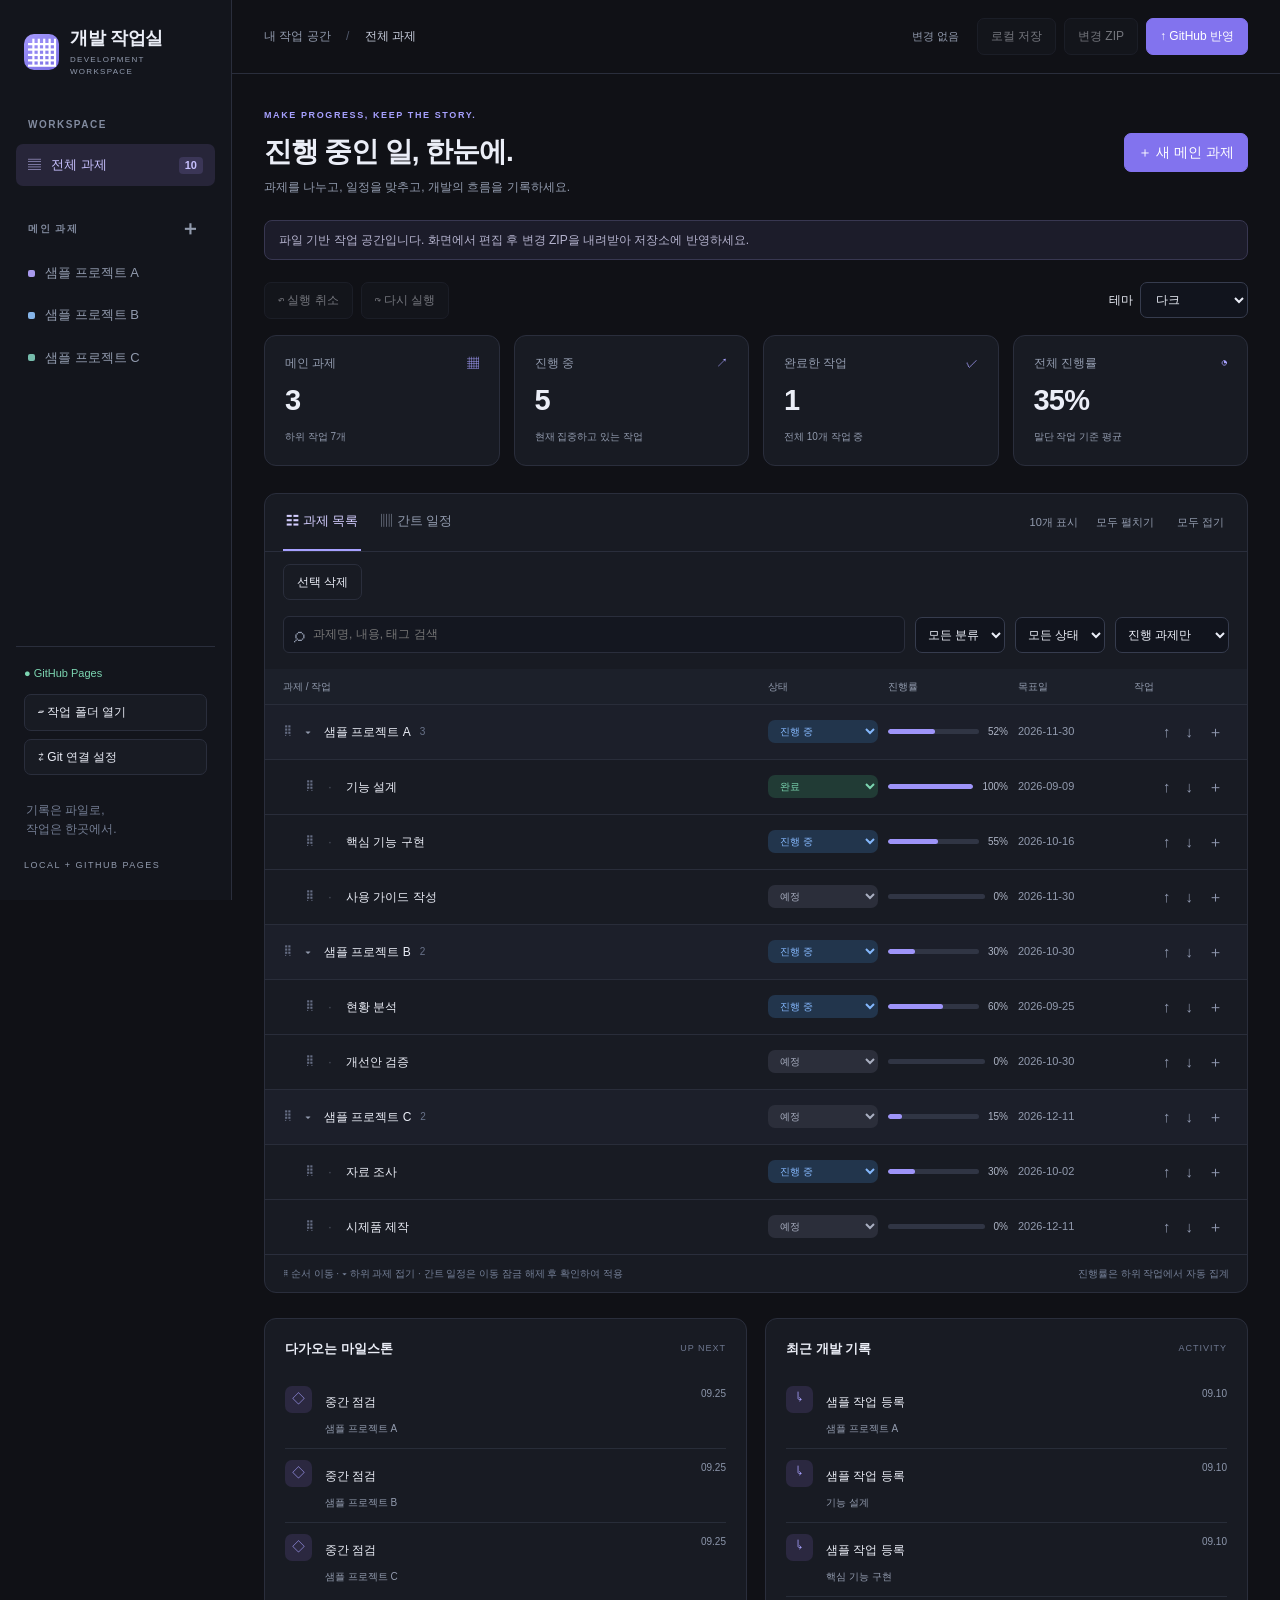
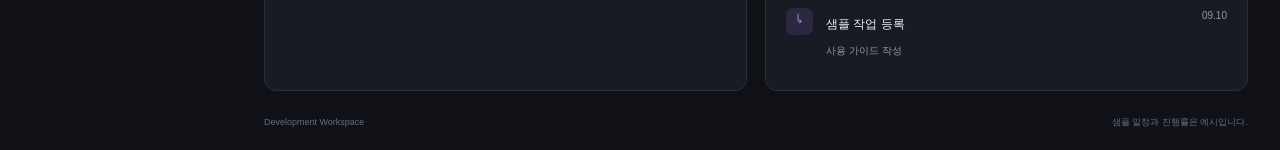
<file: index.html>
<!doctype html>
<html lang="ko">
<head>
  <meta charset="utf-8">
  <meta name="viewport" content="width=device-width, initial-scale=1">
  <meta name="color-scheme" content="dark light">
  <meta name="referrer" content="no-referrer">
  <link rel="icon" href="data:image/svg+xml,%3Csvg xmlns='http://www.w3.org/2000/svg' viewBox='0 0 40 40'%3E%3Crect width='40' height='40' rx='10' fill='%237c8cff'/%3E%3Cpath d='M10 12h8v8h-8zm12 0h8v8h-8zM10 24h8v5h-8zm12 0h8v5h-8z' fill='white'/%3E%3C/svg%3E">
  <title>개발 작업실 · Development Workspace</title>
  <style>:root {
  color-scheme: dark; --bg:#101116; --sidebar:#13151c; --panel:#181b23; --panel-hover:#20242f;
  --text:#ebeef7; --muted:#929bae; --line:#2a2e3c; --accent:#a7a1ff; --purple:#8273ee;
  --green:#7cd5b1; --blue:#84b7fc; --orange:#e9b980; --red:#ee929b; --radius:12px;
  font-family:"Segoe UI","Malgun Gothic",sans-serif; font-size:14px;
}
* { box-sizing:border-box; }
body { margin:0; background:var(--bg); color:var(--text); line-height:1.55; }
button,input,select,textarea { font:inherit; color:inherit; }
button { cursor:pointer; border:1px solid var(--line); background:var(--panel); padding:8px 13px; border-radius:7px; white-space:nowrap; }
button:hover:not(:disabled) { background:var(--panel-hover); border-color:#60627c; }
button:disabled { opacity:.45; cursor:default; }
button.primary { background:var(--purple); border-color:var(--purple); color:white; }
button.primary:hover:not(:disabled) { background:#9487fc; }
button.subtle { border-color:transparent; background:transparent; color:var(--muted); }
input,select,textarea { background:#11141d; border:1px solid #363c4e; border-radius:7px; padding:9px 11px; min-width:0; }
textarea { resize:vertical; line-height:1.7; }
input[type=checkbox] { accent-color:var(--purple); }
input[type=range] { accent-color:var(--purple); padding:0; }
button:focus-visible,input:focus-visible,select:focus-visible,textarea:focus-visible,[tabindex]:focus-visible { outline:2px solid var(--accent); outline-offset:3px; }
h1,h2,h3,p { margin:0; } h2 { font-size:18px; } h3 { font-size:15px; }
small,.muted { color:var(--muted); } .spacer { flex:1; }
[hidden] { display:none!important; }
.skip { position:fixed; top:-60px; z-index:100; padding:12px; background:var(--purple); color:white; } .skip:focus { top:0; }
.sidebar { position:fixed; inset:0 auto 0 0; width:232px; background:var(--sidebar); border-right:1px solid var(--line); padding:25px 16px; display:flex; flex-direction:column; z-index:3; }
.brand { display:flex; align-items:center; gap:11px; font-weight:650; font-size:18px; margin:0 8px 38px; letter-spacing:-.3px; }
.brand-icon { display:grid; place-items:center; width:36px; height:36px; border-radius:10px; background:linear-gradient(145deg,#a599fd,#776ce2); color:white; font-size:27px; }
.brand small { display:block; font-size:8px; letter-spacing:1.3px; font-weight:500; margin-top:1px; }
.workspace-label { color:#828b9f; font-size:10px; font-weight:600; letter-spacing:1.5px; padding:0 12px; margin-bottom:12px; }
.nav { width:100%; display:flex; align-items:center; gap:10px; border:0; background:transparent; text-align:left; color:var(--muted); padding:11px 12px; font-size:13px; }
.nav span { overflow:hidden; text-overflow:ellipsis; white-space:nowrap; }
.nav.active { background:#272539; color:#c8c1ff; }
.nav b { margin-left:auto; font-size:11px; background:#3b3657; padding:0 6px; border-radius:4px; }
.project-label { display:flex; align-items:center; justify-content:space-between; margin-top:27px; margin-bottom:8px; }
.project-label button { padding:0 3px; border:0; background:none; font-size:20px; color:var(--muted); }
.project-dot { width:7px; height:7px; flex:none; border-radius:2px; background:var(--accent); }
.sidebar-bottom { margin-top:auto; padding:18px 8px 0; border-top:1px solid var(--line); }
.sidebar-bottom>button { display:block; width:100%; margin-top:8px; text-align:left; font-size:12px; }
.sidebar-bottom p { font-size:12px; color:#747e94; margin:26px 2px 15px; }
.sidebar-bottom>small { font-size:9px; letter-spacing:1.5px; }
.source-badge { font-size:11px; color:var(--green); margin-bottom:12px; }
main { margin-left:232px; min-width:0; }
.topbar { min-height:72px; display:flex; align-items:center; justify-content:space-between; gap:12px; padding:18px 32px; border-bottom:1px solid var(--line); }
.breadcrumb { font-size:12px; color:var(--muted); white-space:nowrap; } .breadcrumb span { margin:0 12px; color:#51596c; } .breadcrumb strong { font-weight:500; color:#c6ccdb; }
.header-actions { display:flex; align-items:center; gap:8px; } .header-actions button { font-size:12px; }
#saveState { font-size:11px; margin-right:10px; color:var(--muted); } #saveState.dirty { color:var(--orange); }
.content { max-width:1580px; padding:35px 32px 20px; margin:auto; }
.page-heading { display:flex; justify-content:space-between; align-items:center; gap:20px; margin-bottom:23px; }
.eyebrow { font-size:9px; letter-spacing:1.6px; color:var(--accent); font-weight:600; }
h1 { font-size:28px; font-weight:650; letter-spacing:-1.1px; margin:7px 0 5px; }
.page-heading p { font-size:12px; color:var(--muted); }
.notice { border:1px solid #383751; border-radius:8px; background:#1c1c2a; padding:10px 14px; margin:0 0 22px; font-size:12px; color:#b5b3ce; }
.notice.error { border-color:#6f3e47; color:#ffb8c2; background:#2e1d25; }
.kpis { display:grid; grid-template-columns:repeat(4,minmax(0,1fr)); gap:14px; margin-bottom:27px; }
.kpi { border:1px solid var(--line); border-radius:var(--radius); background:var(--panel); padding:18px 20px; }
.kpi-top { display:flex; justify-content:space-between; color:var(--muted); font-size:12px; }
.kpi-icon { color:var(--accent); } .kpi strong { display:block; font-size:29px; font-weight:600; line-height:1.3; margin:10px 0 5px; letter-spacing:-.8px; } .kpi small { font-size:10px; }
.work-panel,.small-panel { background:var(--panel); border:1px solid var(--line); border-radius:var(--radius); overflow:hidden; }
.viewbar { padding:0 18px; min-height:57px; display:flex; justify-content:space-between; align-items:center; border-bottom:1px solid var(--line); gap:10px; }
.views { display:flex; height:57px; gap:16px; } .views button { border:0; border-bottom:2px solid transparent; background:none; border-radius:0; color:var(--muted); padding:0 3px; font-size:13px; }
.views button.active { color:#d4ceff; border-bottom-color:var(--accent); }
.viewbar-right { display:flex; align-items:center; gap:13px; font-size:11px; color:var(--muted); }
.viewbar-right button { font-size:11px; padding:4px; }
.filterbar { display:flex; gap:10px; padding:16px 18px; align-items:center; flex-wrap:wrap; }
.search { display:flex; align-items:center; gap:8px; background:#141720; border:1px solid var(--line); border-radius:6px; padding-left:10px; flex:1; min-width:170px; }
.search span { font-size:21px; color:var(--muted); } .search input { border:0; background:transparent; padding:8px 0; width:100%; font-size:12px; }
.filterbar select { font-size:12px; padding:9px 8px; }
.tree { overflow-x:auto; }
.task-row { display:grid; grid-template-columns:minmax(280px,1fr) 110px 120px 106px 95px; align-items:center; gap:10px; min-height:55px; padding:0 18px; border-top:1px solid #292d3a; font-size:12px; min-width:755px; }
.task-row.header { min-height:35px; background:#1c202a; color:var(--muted); border-top:0; font-size:10px; }
.task-row.root-row { background:#1c1f2a; }
.task-row:hover:not(.header) { background:#242734; }
.task-row.drop-before { box-shadow:inset 0 2px 0 var(--accent); }
.task-row.drop-after { box-shadow:inset 0 -2px 0 var(--accent); }
.task-row.drop-inside { background:#302b49; box-shadow:inset 3px 0 0 var(--accent); }
.task-row.archived { opacity:.5; }
.task-name { display:flex; align-items:center; min-width:0; gap:6px; padding-left:calc(var(--depth,0)*22px); }
.drag-handle { color:#656d83; cursor:grab; font-size:17px; user-select:none; }
.fold { padding:2px; min-width:20px; border:0; background:none; color:var(--muted); }
.task-open { padding:7px 0; border:0; background:none; text-align:left; white-space:normal; overflow-wrap:anywhere; font-size:12px; font-weight:500; }
.task-open:hover { background:none!important; color:#d2caff; }
.child-count { color:#69738a; font-size:10px; margin-left:3px; }
.row-status { width:100%; border:0; padding:5px 8px; font-size:10px; }
.status-in_progress { color:var(--blue); background:#22354c; } .status-completed { color:var(--green); background:#213b35; }
.status-planned { color:#a9afc1; background:#2b2e3a; } .status-blocked { color:var(--red); background:#482b33; } .status-on_hold { color:var(--orange); background:#45382c; } .status-cancelled { color:#8d91a0; background:#272933; }
.row-progress { display:flex; gap:9px; align-items:center; font-size:10px; color:#afb6c7; }
.progress-track { flex:1; height:5px; background:#303544; border-radius:10px; overflow:hidden; }
.progress-fill { background:#9e94f9; height:100%; border-radius:10px; }
.row-date { font-size:11px; color:var(--muted); }
.row-actions { display:flex; justify-content:flex-end; gap:3px; }
.row-actions button { padding:2px 5px; border-color:transparent; background:none; color:#9099b0; font-size:15px; }
.panel-footer { display:flex; justify-content:space-between; gap:12px; border-top:1px solid var(--line); padding:11px 18px; color:#758098; font-size:10px; }
.empty { padding:45px 20px; text-align:center; color:var(--muted); font-size:13px; }
.gantt { overflow-x:auto; }
.gantt-table { min-width:900px; }
.gantt-row { display:grid; grid-template-columns:260px minmax(640px,1fr); min-height:48px; border-top:1px solid var(--line); }
.gantt-label { padding:13px 14px 10px calc(14px + var(--depth,0)*18px); font-size:11px; border-right:1px solid var(--line); white-space:nowrap; text-overflow:ellipsis; overflow:hidden; }
.gantt-task-label { display:flex; align-items:center; gap:7px; }.gantt-task-label .task-open { min-width:0; overflow:hidden; text-overflow:ellipsis; }
.gantt-row.drop-before { box-shadow:inset 0 2px 0 var(--accent); }.gantt-row.drop-after { box-shadow:inset 0 -2px 0 var(--accent); }
.gantt-scale { position:relative; min-height:35px; background:#202430; }
.gantt-month { position:absolute; font-size:10px; padding:10px 8px; border-left:1px solid var(--line); }
.gantt-lane { position:relative; min-height:48px; }
.gantt-grid { position:absolute; top:0; bottom:0; border-left:1px solid #303544; pointer-events:none; }
.gantt-bar { position:absolute; top:15px; height:17px; border-radius:4px; background:#484263; overflow:hidden; cursor:default; touch-action:auto; }
.schedule-edit .gantt-bar { cursor:grab; touch-action:none; }
.gantt-bar:active { cursor:grabbing; }.gantt-bar.dragging { outline:2px solid #c7bfff; z-index:5; }
.gantt-bar .progress-fill { opacity:.8; } .gantt-bar.root { height:9px; top:19px; background:#665c96; }
.gantt-tooltip { position:absolute; z-index:20; bottom:38px; width:min(310px,75%); padding:9px 11px; border:1px solid #515a74; border-radius:7px; background:#10131b; box-shadow:0 8px 24px #0009; color:var(--text); font-size:11px; line-height:1.45; pointer-events:none; white-space:pre-wrap; }
.gantt-marker { position:absolute; transform:translateX(-50%); top:1px; font-size:13px; color:var(--green); }
.gantt-marker.release { color:var(--orange); top:28px; }
.today-line { position:absolute; top:0; bottom:0; width:1px; background:#ee9790; opacity:.7; }
.no-end { position:absolute; top:15px; left:10px; color:var(--muted); font-size:11px; }
.bottom-grid { display:grid; grid-template-columns:1fr 1fr; gap:18px; margin-top:25px; }
.small-panel { padding:20px; }
.section-title { display:flex; justify-content:space-between; align-items:center; margin-bottom:15px; }.section-title h2 { font-size:13px; font-weight:600; }.section-title span { color:#6e7890; font-size:9px; letter-spacing:1px; }
.activity-item { display:flex; align-items:flex-start; gap:13px; padding:11px 0; border-top:1px solid #282d39; font-size:12px; }
.activity-item:first-child { border-top:0; }.activity-icon { width:27px; height:27px; display:grid; place-items:center; border-radius:7px; background:#2b2840; color:var(--accent); font-size:13px; }
.activity-item small { display:block; font-size:10px; margin-top:3px; }.activity-item time { margin-left:auto; flex:none; font-size:10px; color:#8c96ab; }
.page-footer { display:flex; justify-content:space-between; color:#636d82; font-size:9px; padding:25px 0 0; }
.errors-panel { background:#301f27; border:1px solid #764654; border-radius:8px; margin-top:20px; padding:15px; font-size:12px; }
dialog { color:var(--text); background:#191d27; border:1px solid #3b4154; padding:0; border-radius:13px; width:min(910px,95vw); max-height:93vh; box-shadow:0 30px 100px #0009; }
dialog::backdrop { background:#050710b8; backdrop-filter:blur(3px); }
.dialog-head { display:flex; align-items:center; justify-content:space-between; gap:15px; padding:22px 25px 14px; }
.dialog-head h2 { margin-top:4px; }.dialog-head .eyebrow { font-size:8px; overflow-wrap:anywhere; }
.icon-button { padding:0 8px; font-size:25px; background:transparent; border:0; }
.tabs { display:flex; gap:6px; padding:0 24px; border-bottom:1px solid var(--line); overflow-x:auto; }
.tabs button { border:0; border-bottom:2px solid transparent; border-radius:0; background:none; padding:12px 6px; font-size:12px; color:var(--muted); }
.tabs button[aria-selected=true] { border-bottom-color:var(--accent); color:#c9c0ff; }
.dialog-body { padding:22px 25px; min-height:200px; }
.form-grid { display:grid; grid-template-columns:1fr 1fr; gap:15px 18px; }.form-field { display:flex; flex-direction:column; gap:6px; font-size:11px; color:var(--muted); }
.form-field input,.form-field textarea,.form-field select { width:100%; color:var(--text); font-size:13px; }.form-field.wide { grid-column:1/-1; }
.form-field small { font-size:10px; }.form-error { color:var(--red); padding:0 25px; font-size:12px; }
.dialog-footer { display:flex; justify-content:flex-end; align-items:center; flex-wrap:wrap; gap:9px; border-top:1px solid var(--line); padding:15px 25px; }
.dialog-footer button { font-size:12px; }.dialog-footer .muted { font-size:10px; }
.danger { color:#ffaaaa; border-color:#754854; background:#302027; }.danger:hover { background:#472932; }
.body-editor textarea { min-height:130px; }.body-editor { display:grid; gap:16px; }
.body-toolbar { display:flex; justify-content:space-between; gap:12px; align-items:center; }.body-toolbar p { font-size:11px; color:var(--muted); }
.checklist-item { display:flex; gap:8px; align-items:center; margin-top:8px; }.checklist-item input[type=text] { flex:1; }.checklist-item button { padding:3px 8px; }
.image-drop { border:1px dashed #4c536c; border-radius:8px; padding:18px; text-align:center; color:var(--muted); font-size:12px; }
.image-drop.dragging { border-color:var(--accent); background:#29253c; }.image-drop button { margin:8px; }
.image-grid { display:grid; grid-template-columns:repeat(3,1fr); gap:12px; }.image-card img { width:100%; height:120px; object-fit:contain; background:#10141d; border-radius:6px; }.image-card input { width:100%; font-size:11px; padding:5px; }.image-card button { font-size:10px; padding:3px 6px; }
.preview { line-height:1.8; overflow-wrap:anywhere; }.preview p { white-space:pre-wrap; margin:10px 0; }.preview img { max-width:100%; max-height:400px; object-fit:contain; }.preview pre { white-space:pre-wrap; background:#10141d; padding:14px; border-radius:7px; }
.preview h3 { margin:18px 0 8px; }.preview figure { margin:15px 0; }.preview figcaption { font-size:12px; color:var(--muted); }
.collection-head { display:flex; justify-content:space-between; align-items:center; margin-bottom:12px; }.collection-head p { font-size:12px; color:var(--muted); }
.record { border:1px solid var(--line); border-radius:9px; padding:16px; margin-bottom:12px; }.record summary { display:flex; gap:12px; align-items:center; cursor:pointer; }.record summary span { flex:1; }.record summary small { font-size:10px; }.record .form-grid { margin-top:17px; }.record>button { margin-top:12px; font-size:11px; color:var(--red); }
.history-item { display:grid; grid-template-columns:145px 1fr; gap:15px; font-size:12px; border-bottom:1px solid var(--line); padding:12px 0; }.history-item time { color:var(--muted); font-size:10px; }
.connection-form { padding:0 0 10px; }.connection-form>p,.connection-form>label { margin:15px 25px; }.connection-form>p { font-size:12px; }.connection-form>label { display:flex; flex-direction:column; gap:6px; font-size:12px; }
#connectionDialog { width:min(520px,95vw); } .file-list { font-size:11px; color:var(--muted); padding-left:18px; max-height:200px; overflow:auto; } #gitTarget { font-size:12px; margin-bottom:16px; overflow-wrap:anywhere; } #gitDiff { white-space:pre-wrap; font-size:10px; max-height:280px; overflow:auto; background:#10141d; padding:12px; } #publishResult { margin-top:15px; font-size:12px; color:var(--green); }
.mobile-tools { display:none; }
.edit-tools { display:flex; align-items:center; gap:8px; flex-wrap:wrap; margin-bottom:16px; }
.edit-tools button,.edit-tools select,.edit-tools label { font-size:12px; }
.edit-tools label { display:flex; align-items:center; gap:7px; }
.panel-tools { margin:0; padding:12px 18px 0; }
.task-check { flex:none; width:18px; height:18px; cursor:pointer; }
.viewbar,.viewbar-right { flex-wrap:wrap; }.viewbar-right { padding:7px 0; }
[data-theme=light] {
  color-scheme:light; --bg:#f4f6fb; --sidebar:#fff; --panel:#fff; --panel-hover:#edf0f8;
  --text:#242b40; --muted:#59657b; --line:#d8deea; --accent:#5845b8; --purple:#6955d1;
  --green:#16734e; --blue:#205f9f; --orange:#8c570e; --red:#af3045;
}
[data-theme=light] input,[data-theme=light] select,[data-theme=light] textarea { background:#fff; border-color:#b9c3d5; }
[data-theme=light] .nav.active,[data-theme=light] .nav b,[data-theme=light] .activity-icon { background:#ede8ff; color:#5845b8; }
[data-theme=light] .breadcrumb strong,[data-theme=light] .row-progress { color:var(--text); }
[data-theme=light] .notice { background:#eeedfa; border-color:#d1cbea; color:#514778; }
[data-theme=light] .notice.error,[data-theme=light] .errors-panel { background:#fff0f2; border-color:#e5abb5; color:#a62a40; }
[data-theme=light] .search,[data-theme=light] .task-row.header,[data-theme=light] .gantt-scale { background:#edf0f7; }
[data-theme=light] .task-row { border-color:var(--line); }
[data-theme=light] .task-row.root-row { background:#f6f5fc; }
[data-theme=light] .task-row:hover:not(.header) { background:#edf0f8; }
[data-theme=light] .task-row.drop-inside { background:#e8e0ff; }
[data-theme=light] .views button.active,[data-theme=light] .tabs button[aria-selected=true],[data-theme=light] .task-open:hover { color:#5845b8; }
[data-theme=light] .row-status { background:#edf0f7; }
[data-theme=light] .status-planned,[data-theme=light] .status-cancelled { color:#59657b; }
[data-theme=light] .progress-track { background:#dce0eb; }
[data-theme=light] .gantt-grid,[data-theme=light] .activity-item { border-color:var(--line); }
[data-theme=light] .gantt-bar,[data-theme=light] .gantt-bar.root { background:#d5cdee; }
[data-theme=light] .gantt-tooltip,[data-theme=light] dialog { background:#fff; border-color:#b9c3d5; }
[data-theme=light] .danger { color:#a82c41; border-color:#df9ba9; background:#fff0f3; }
[data-theme=light] .danger:hover { background:#fbdbe3; }
[data-theme=light] .image-card img,[data-theme=light] .preview pre,[data-theme=light] #gitDiff { background:#edf0f7; }
[data-theme=light] .image-drop.dragging { background:#eee8ff; }
@media(max-width:850px) { .mobile-tools { display:flex; gap:8px; margin-bottom:12px; }.mobile-tools button { font-size:11px; } }
@media(min-width:1600px) { .content { padding-top:42px; }.task-row { min-height:62px; } }
@media(max-width:1200px) { .sidebar { width:205px; } main { margin-left:205px; }.topbar,.content { padding-left:22px; padding-right:22px; }.breadcrumb { display:none; }.topbar { justify-content:flex-end; }.kpi { padding:15px; }.brand { margin-left:0; font-size:16px; } }
@media(max-width:850px) { .sidebar { width:65px; padding:18px 9px; }.brand { margin:0 3px 25px; }.brand>div,.workspace-label,.sidebar-bottom,.nav span,.nav b,#projectNav { display:none; }.brand-icon { width:35px; height:35px; flex:none; }.nav { justify-content:center; } main { margin-left:65px; }.kpis { grid-template-columns:repeat(2,1fr); }.bottom-grid { grid-template-columns:1fr; }.page-heading { align-items:flex-start; }.page-heading h1 { font-size:24px; }.header-actions { flex-wrap:wrap; justify-content:flex-end; } }
@media(max-width:600px) { .sidebar { display:none; } main { margin-left:0; }.topbar { padding:12px 14px; }.content { padding:22px 14px; }.page-heading { flex-direction:column; gap:13px; }.page-heading button { font-size:12px; }.kpis { gap:9px; margin-bottom:18px; }.kpi { padding:13px; }.kpi strong { font-size:25px; }.header-actions { gap:5px; } .header-actions button { font-size:10px; padding:7px 8px; } #saveState { width:100%; text-align:right; }.filterbar { padding:12px; gap:7px; }.search { flex-basis:100%; }.filterbar select { font-size:11px; flex:1; }.viewbar { padding:0 12px; }.viewbar-right { gap:5px; }.views { gap:10px; }.views button { font-size:12px; }.panel-footer { flex-direction:column; gap:4px; }.form-grid { grid-template-columns:1fr; }.form-field.wide { grid-column:auto; }.dialog-body,.dialog-head { padding:17px; }.tabs { padding:0 15px; }.dialog-footer { padding:12px 16px; }.image-grid { grid-template-columns:1fr 1fr; }.page-footer { flex-direction:column; gap:5px; } }
</style>
</head>
<body>
  <a class="skip" href="#main">본문으로 이동</a>
  <aside class="sidebar">
    <div class="brand"><span class="brand-icon">▦</span><div>개발 작업실<small>DEVELOPMENT WORKSPACE</small></div></div>
    <div class="workspace-label">WORKSPACE</div>
    <button class="nav active" id="allTasks">▤ <span>전체 과제</span><b id="sidebarCount">0</b></button>
    <div class="workspace-label project-label">메인 과제 <button id="sidebarAdd" title="메인 과제 추가" aria-label="메인 과제 추가">＋</button></div>
    <nav id="projectNav" aria-label="메인 과제"></nav>
    <div class="sidebar-bottom"><div id="sourceBadge" class="source-badge">○ 불러오는 중</div><button id="folderButton">▱ 작업 폴더 열기</button><button id="helperButton">⇄ Git 연결 설정</button><p>기록은 파일로,<br>작업은 한곳에서.</p><small>LOCAL + GITHUB PAGES</small></div>
  </aside>
  <main id="main">
    <header class="topbar"><div class="breadcrumb">내 작업 공간 <span>/</span> <strong id="scopeTitle">전체 과제</strong></div><div class="header-actions"><span id="saveState">불러오는 중</span><button id="saveButton">로컬 저장</button><button id="exportButton">변경 ZIP</button><button id="publishButton" class="primary">↑ GitHub 반영</button></div></header>
    <div class="content">
      <div class="page-heading"><div><div class="eyebrow">MAKE PROGRESS, KEEP THE STORY.</div><h1 id="pageTitle">진행 중인 일, 한눈에.</h1><p>과제를 나누고, 일정을 맞추고, 개발의 흐름을 기록하세요.</p></div><button id="newTaskButton" class="primary">＋ 새 메인 과제</button></div>
      <div class="mobile-tools"><button id="mobileAllTasks">전체 과제</button><button id="mobileFolderButton">작업 폴더 열기</button></div>
      <div id="notice" class="notice" role="status" aria-live="polite"></div>
      <div class="edit-tools" aria-label="편집 도구"><button id="undoButton" disabled title="Ctrl+Z">↶ 실행 취소</button><button id="redoButton" disabled title="Ctrl+Shift+Z / Ctrl+Y">↷ 다시 실행</button><span class="spacer"></span><label>테마 <select id="themeSelect" aria-label="화면 테마"><option value="dark">다크</option><option value="light">라이트</option><option value="system">시스템 설정</option></select></label></div>
      <section id="kpis" class="kpis" aria-label="작업 요약"></section>
      <section class="work-panel">
        <div class="viewbar"><div class="views"><button id="treeView" aria-pressed="true" class="active">☷ 과제 목록</button><button id="ganttView" aria-pressed="false">▥ 간트 일정</button></div><div class="viewbar-right"><span id="resultCount"></span><button id="expandButton" class="subtle">모두 펼치기</button><button id="collapseButton" class="subtle">모두 접기</button></div></div>
        <div class="edit-tools panel-tools"><button id="bulkModeButton">선택 삭제</button><label id="selectAllLabel" hidden><input type="checkbox" id="selectAllTasks"> 표시된 과제 전체 선택</label><span id="selectionCount" hidden></span><button id="bulkDeleteButton" class="danger" hidden disabled>선택한 과제 삭제</button><button id="scheduleEditButton" aria-pressed="false" hidden>🔒 일정 이동 잠김</button></div>
        <div class="filterbar"><label class="search"><span>⌕</span><input id="search" type="search" placeholder="과제명, 내용, 태그 검색" aria-label="과제 검색"></label><select id="category" aria-label="분류 필터"><option value="all">모든 분류</option><option value="assigned">수명 업무</option><option value="personal">개인 개발</option><option value="project">프로젝트</option></select><select id="status" aria-label="상태 필터"><option value="all">모든 상태</option><option value="planned">예정</option><option value="in_progress">진행 중</option><option value="blocked">차단됨</option><option value="on_hold">보류</option><option value="completed">완료</option><option value="cancelled">취소</option></select><select id="archiveMode" aria-label="보관 과제 필터"><option value="active">진행 과제만</option><option value="archived">보관된 과제만</option><option value="all">전체 과제</option></select></div>
        <div id="tree" class="tree" aria-label="계층별 과제 목록"></div>
        <div id="gantt" class="gantt" aria-label="간트 일정" hidden></div>
        <div class="panel-footer"><span id="treeHint">⠿ 순서 이동 · ▾ 하위 과제 접기 · 간트 일정은 이동 잠금 해제 후 확인하여 적용</span><span>진행률은 하위 작업에서 자동 집계</span></div>
      </section>
      <section class="bottom-grid"><div class="small-panel"><div class="section-title"><h2>다가오는 마일스톤</h2><span>UP NEXT</span></div><div id="upcoming"></div></div><div class="small-panel"><div class="section-title"><h2>최근 개발 기록</h2><span>ACTIVITY</span></div><div id="activity"></div></div></section>
      <details id="errorsPanel" class="errors-panel" hidden><summary>불러오기 오류 · 정상 과제는 계속 조회할 수 있습니다</summary><ul id="errors"></ul></details>
      <footer class="page-footer"><span>Development Workspace</span><span>샘플 일정과 진행률은 예시입니다.</span></footer>
    </div>
  </main>
  <dialog id="taskDialog" aria-labelledby="taskTitle"><form id="taskForm">
    <div class="dialog-head"><div><span class="eyebrow" id="taskId"></span><h2 id="taskTitle">과제 편집</h2></div><button type="button" class="icon-button" id="closeTask" aria-label="과제 편집 닫기">×</button></div>
    <div id="taskTabs" class="tabs" role="tablist" aria-label="과제 편집 영역"><button type="button" data-tab="overview" role="tab" aria-selected="true">기본 정보</button><button type="button" data-tab="body" role="tab" aria-selected="false">상세 내용</button><button type="button" data-tab="logs" role="tab" aria-selected="false">개발 로그</button><button type="button" data-tab="decisions" role="tab" aria-selected="false">의사결정</button><button type="button" data-tab="milestones" role="tab" aria-selected="false">마일스톤</button><button type="button" data-tab="releases" role="tab" aria-selected="false">릴리즈</button><button type="button" data-tab="history" role="tab" aria-selected="false">변경 이력</button></div>
    <div id="taskFields" class="dialog-body"></div><p id="taskError" class="form-error" role="alert"></p>
    <div class="dialog-footer"><button type="button" id="addChild">＋ 하위 작업</button><button type="button" id="archiveTask" class="subtle">보관하기</button><button type="button" id="deleteTask" class="danger">삭제</button><span class="spacer"></span><span id="draftState" class="muted"></span><button type="submit" class="primary" id="applyTask">변경 적용</button></div>
  </form></dialog>
  <dialog id="connectionDialog" aria-labelledby="connectionTitle"><form id="connectionForm" class="connection-form"><div class="dialog-head"><h2 id="connectionTitle">로컬 Git 연결</h2><button type="button" class="icon-button" data-close="connectionDialog" aria-label="연결 설정 닫기">×</button></div><p>저장소의 <strong>Start-GitHub-Sync.cmd</strong>를 한 번 실행한 뒤, 표시된 연결 코드를 입력하세요. Git 인증은 PC의 기존 설정을 사용합니다.</p><label>포트<input id="helperPort" type="number" value="8765" min="1024" max="65535" required></label><label>이번 실행의 연결 코드<input id="helperToken" type="password" autocomplete="off" required></label><p class="muted">연결 코드는 현재 탭에서만 사용합니다. 연결 시 해당 저장소의 최신 파일을 불러옵니다.</p><p id="connectionError" class="form-error" role="alert"></p><div class="dialog-footer"><button type="submit" class="primary">연결하고 데이터 열기</button></div></form></dialog>
  <dialog id="publishDialog" aria-labelledby="publishTitle"><form id="publishForm"><div class="dialog-head"><div><span class="eyebrow">SAVE → COMMIT → PUSH</span><h2 id="publishTitle">GitHub에 변경 반영</h2></div><button type="button" class="icon-button" data-close="publishDialog" aria-label="GitHub 반영 닫기">×</button></div><div class="dialog-body"><p id="gitTarget"></p><label class="form-field">커밋 메시지<input id="commitMessage" minlength="3" maxlength="120" required value="docs: update development tasks"></label><ul id="publishFiles" class="file-list"></ul><details open><summary>변경 내용 확인</summary><pre id="gitDiff"></pre></details><p id="publishResult" role="status"></p></div><div class="dialog-footer"><button id="confirmPublish" type="submit" class="primary">저장 · 커밋 · 푸시</button></div></form></dialog>
  <script id="bootstrap" type="application/json">{"index.json": "{\n  \"schemaVersion\": 1,\n  \"generatedAt\": \"2026-09-10T00:00:00Z\",\n  \"demo\": true,\n  \"tasks\": [\n    {\n      \"id\": \"TASK-DEMO-A\",\n      \"file\": \"tasks/TASK-DEMO-A.json\",\n      \"title\": \"샘플 프로젝트 A\",\n      \"category\": \"project\",\n      \"status\": \"in_progress\",\n      \"progress\": 50,\n      \"parentId\": null,\n      \"order\": 0,\n      \"startDate\": \"2026-09-01\",\n      \"targetEndDate\": \"2026-11-30\",\n      \"actualEndDate\": null\n    },\n    {\n      \"id\": \"TASK-DEMO-A1\",\n      \"file\": \"tasks/TASK-DEMO-A1.json\",\n      \"title\": \"기능 설계\",\n      \"category\": \"project\",\n      \"status\": \"completed\",\n      \"progress\": 100,\n      \"parentId\": \"TASK-DEMO-A\",\n      \"order\": 0,\n      \"startDate\": \"2026-09-01\",\n      \"targetEndDate\": \"2026-09-09\",\n      \"actualEndDate\": \"2026-09-09\"\n    },\n    {\n      \"id\": \"TASK-DEMO-A2\",\n      \"file\": \"tasks/TASK-DEMO-A2.json\",\n      \"title\": \"핵심 기능 구현\",\n      \"category\": \"project\",\n      \"status\": \"in_progress\",\n      \"progress\": 55,\n      \"parentId\": \"TASK-DEMO-A\",\n      \"order\": 1,\n      \"startDate\": \"2026-09-07\",\n      \"targetEndDate\": \"2026-10-16\",\n      \"actualEndDate\": null\n    },\n    {\n      \"id\": \"TASK-DEMO-A3\",\n      \"file\": \"tasks/TASK-DEMO-A3.json\",\n      \"title\": \"사용 가이드 작성\",\n      \"category\": \"project\",\n      \"status\": \"planned\",\n      \"progress\": 0,\n      \"parentId\": \"TASK-DEMO-A\",\n      \"order\": 2,\n      \"startDate\": \"2026-10-19\",\n      \"targetEndDate\": \"2026-11-30\",\n      \"actualEndDate\": null\n    },\n    {\n      \"id\": \"TASK-DEMO-B\",\n      \"file\": \"tasks/TASK-DEMO-B.json\",\n      \"title\": \"샘플 프로젝트 B\",\n      \"category\": \"assigned\",\n      \"status\": \"in_progress\",\n      \"progress\": 30,\n      \"parentId\": null,\n      \"order\": 1,\n      \"startDate\": \"2026-09-03\",\n      \"targetEndDate\": \"2026-10-30\",\n      \"actualEndDate\": null\n    },\n    {\n      \"id\": \"TASK-DEMO-B1\",\n      \"file\": \"tasks/TASK-DEMO-B1.json\",\n      \"title\": \"현황 분석\",\n      \"category\": \"assigned\",\n      \"status\": \"in_progress\",\n      \"progress\": 60,\n      \"parentId\": \"TASK-DEMO-B\",\n      \"order\": 0,\n      \"startDate\": \"2026-09-03\",\n      \"targetEndDate\": \"2026-09-25\",\n      \"actualEndDate\": null\n    },\n    {\n      \"id\": \"TASK-DEMO-B2\",\n      \"file\": \"tasks/TASK-DEMO-B2.json\",\n      \"title\": \"개선안 검증\",\n      \"category\": \"assigned\",\n      \"status\": \"planned\",\n      \"progress\": 0,\n      \"parentId\": \"TASK-DEMO-B\",\n      \"order\": 1,\n      \"startDate\": \"2026-09-28\",\n      \"targetEndDate\": \"2026-10-30\",\n      \"actualEndDate\": null\n    },\n    {\n      \"id\": \"TASK-DEMO-C\",\n      \"file\": \"tasks/TASK-DEMO-C.json\",\n      \"title\": \"샘플 프로젝트 C\",\n      \"category\": \"personal\",\n      \"status\": \"planned\",\n      \"progress\": 15,\n      \"parentId\": null,\n      \"order\": 2,\n      \"startDate\": \"2026-09-10\",\n      \"targetEndDate\": \"2026-12-11\",\n      \"actualEndDate\": null\n    },\n    {\n      \"id\": \"TASK-DEMO-C1\",\n      \"file\": \"tasks/TASK-DEMO-C1.json\",\n      \"title\": \"자료 조사\",\n      \"category\": \"personal\",\n      \"status\": \"in_progress\",\n      \"progress\": 30,\n      \"parentId\": \"TASK-DEMO-C\",\n      \"order\": 0,\n      \"startDate\": \"2026-09-10\",\n      \"targetEndDate\": \"2026-10-02\",\n      \"actualEndDate\": null\n    },\n    {\n      \"id\": \"TASK-DEMO-C2\",\n      \"file\": \"tasks/TASK-DEMO-C2.json\",\n      \"title\": \"시제품 제작\",\n      \"category\": \"personal\",\n      \"status\": \"planned\",\n      \"progress\": 0,\n      \"parentId\": \"TASK-DEMO-C\",\n      \"order\": 1,\n      \"startDate\": \"2026-10-05\",\n      \"targetEndDate\": \"2026-12-11\",\n      \"actualEndDate\": null\n    }\n  ]\n}\n", "tasks/TASK-DEMO-A.json": "{\n  \"schemaVersion\": 1,\n  \"id\": \"TASK-DEMO-A\",\n  \"parentId\": null,\n  \"order\": 0,\n  \"title\": \"샘플 프로젝트 A\",\n  \"category\": \"project\",\n  \"status\": \"in_progress\",\n  \"progress\": 50,\n  \"startDate\": \"2026-09-01\",\n  \"targetEndDate\": \"2026-11-30\",\n  \"actualEndDate\": null,\n  \"summary\": \"기능 체험용 가상 프로젝트입니다. 실제 업무와 무관합니다.\",\n  \"tags\": [\n    \"샘플\"\n  ],\n  \"owners\": [\n    \"나\"\n  ],\n  \"links\": [],\n  \"bodyFile\": \"notes/TASK-DEMO-A.md\",\n  \"images\": [],\n  \"milestones\": [\n    {\n      \"id\": \"MS-TASK-DEMO-A\",\n      \"title\": \"중간 점검\",\n      \"date\": \"2026-09-25\",\n      \"status\": \"planned\",\n      \"description\": \"일정 및 완료 기준을 함께 확인합니다.\"\n    }\n  ],\n  \"logs\": [\n    {\n      \"id\": \"LOG-TASK-DEMO-A\",\n      \"at\": \"2026-09-10T09:00:00+09:00\",\n      \"type\": \"development\",\n      \"title\": \"샘플 작업 등록\",\n      \"content\": \"실제 업무명과 내부 자료가 없는 공개 데모입니다.\",\n      \"tags\": []\n    }\n  ],\n  \"decisions\": [\n    {\n      \"id\": \"DEC-TASK-DEMO-A\",\n      \"date\": \"2026-09-10\",\n      \"title\": \"작업 분할\",\n      \"decision\": \"작은 작업 단위로 나누어 관리합니다.\",\n      \"reason\": \"진행 상황을 쉽게 확인하기 위해서입니다.\",\n      \"alternatives\": [],\n      \"impact\": \"하위 작업 진행률을 상위 과제에 집계합니다.\"\n    }\n  ],\n  \"releases\": [\n    {\n      \"id\": \"REL-TASK-DEMO-A\",\n      \"title\": \"첫 번째 검토본\",\n      \"version\": \"0.1.0\",\n      \"releaseDate\": \"2026-11-30\",\n      \"status\": \"planned\",\n      \"summary\": \"샘플 릴리즈 계획\",\n      \"notes\": [\n        \"기능 검토\",\n        \"가이드 확인\"\n      ]\n    }\n  ],\n  \"history\": [],\n  \"archived\": false,\n  \"createdAt\": \"2026-09-10T00:00:00Z\",\n  \"updatedAt\": \"2026-09-10T00:00:00Z\"\n}\n", "notes/TASK-DEMO-A.md": "# 샘플 프로젝트 A\n\n\u003c!-- dhd:description -->\n이 문서는 대시보드 사용 방법을 보여 주는 가상 샘플입니다.\n\n목표와 작업 내용을 입력하고, 완료 기준을 체크해 보세요.\n\u003c!-- /dhd:description -->\n\n\u003c!-- dhd:checklist -->\n- [x] 샘플 데이터 확인\n- [ ] 작업 내용 작성\n- [ ] 결과 검토\n\u003c!-- /dhd:checklist -->\n", "tasks/TASK-DEMO-A1.json": "{\n  \"schemaVersion\": 1,\n  \"id\": \"TASK-DEMO-A1\",\n  \"parentId\": \"TASK-DEMO-A\",\n  \"order\": 0,\n  \"title\": \"기능 설계\",\n  \"category\": \"project\",\n  \"status\": \"completed\",\n  \"progress\": 100,\n  \"startDate\": \"2026-09-01\",\n  \"targetEndDate\": \"2026-09-09\",\n  \"actualEndDate\": \"2026-09-09\",\n  \"summary\": \"웹 폼에서 자유롭게 수정할 수 있는 예시 작업입니다.\",\n  \"tags\": [\n    \"샘플\"\n  ],\n  \"owners\": [\n    \"나\"\n  ],\n  \"links\": [],\n  \"bodyFile\": \"notes/TASK-DEMO-A1.md\",\n  \"images\": [],\n  \"milestones\": [],\n  \"logs\": [\n    {\n      \"id\": \"LOG-TASK-DEMO-A1\",\n      \"at\": \"2026-09-10T09:00:00+09:00\",\n      \"type\": \"development\",\n      \"title\": \"샘플 작업 등록\",\n      \"content\": \"실제 업무명과 내부 자료가 없는 공개 데모입니다.\",\n      \"tags\": []\n    }\n  ],\n  \"decisions\": [],\n  \"releases\": [],\n  \"history\": [],\n  \"archived\": false,\n  \"createdAt\": \"2026-09-10T00:00:00Z\",\n  \"updatedAt\": \"2026-09-10T00:00:00Z\"\n}\n", "notes/TASK-DEMO-A1.md": "# 기능 설계\n\n\u003c!-- dhd:description -->\n이 문서는 대시보드 사용 방법을 보여 주는 가상 샘플입니다.\n\n목표와 작업 내용을 입력하고, 완료 기준을 체크해 보세요.\n\u003c!-- /dhd:description -->\n\n\u003c!-- dhd:checklist -->\n- [x] 샘플 데이터 확인\n- [ ] 작업 내용 작성\n- [ ] 결과 검토\n\u003c!-- /dhd:checklist -->\n", "tasks/TASK-DEMO-A2.json": "{\n  \"schemaVersion\": 1,\n  \"id\": \"TASK-DEMO-A2\",\n  \"parentId\": \"TASK-DEMO-A\",\n  \"order\": 1,\n  \"title\": \"핵심 기능 구현\",\n  \"category\": \"project\",\n  \"status\": \"in_progress\",\n  \"progress\": 55,\n  \"startDate\": \"2026-09-07\",\n  \"targetEndDate\": \"2026-10-16\",\n  \"actualEndDate\": null,\n  \"summary\": \"웹 폼에서 자유롭게 수정할 수 있는 예시 작업입니다.\",\n  \"tags\": [\n    \"샘플\"\n  ],\n  \"owners\": [\n    \"나\"\n  ],\n  \"links\": [],\n  \"bodyFile\": \"notes/TASK-DEMO-A2.md\",\n  \"images\": [],\n  \"milestones\": [],\n  \"logs\": [\n    {\n      \"id\": \"LOG-TASK-DEMO-A2\",\n      \"at\": \"2026-09-10T09:00:00+09:00\",\n      \"type\": \"development\",\n      \"title\": \"샘플 작업 등록\",\n      \"content\": \"실제 업무명과 내부 자료가 없는 공개 데모입니다.\",\n      \"tags\": []\n    }\n  ],\n  \"decisions\": [],\n  \"releases\": [],\n  \"history\": [],\n  \"archived\": false,\n  \"createdAt\": \"2026-09-10T00:00:00Z\",\n  \"updatedAt\": \"2026-09-10T00:00:00Z\"\n}\n", "notes/TASK-DEMO-A2.md": "# 핵심 기능 구현\n\n\u003c!-- dhd:description -->\n이 문서는 대시보드 사용 방법을 보여 주는 가상 샘플입니다.\n\n목표와 작업 내용을 입력하고, 완료 기준을 체크해 보세요.\n\u003c!-- /dhd:description -->\n\n\u003c!-- dhd:checklist -->\n- [x] 샘플 데이터 확인\n- [ ] 작업 내용 작성\n- [ ] 결과 검토\n\u003c!-- /dhd:checklist -->\n", "tasks/TASK-DEMO-A3.json": "{\n  \"schemaVersion\": 1,\n  \"id\": \"TASK-DEMO-A3\",\n  \"parentId\": \"TASK-DEMO-A\",\n  \"order\": 2,\n  \"title\": \"사용 가이드 작성\",\n  \"category\": \"project\",\n  \"status\": \"planned\",\n  \"progress\": 0,\n  \"startDate\": \"2026-10-19\",\n  \"targetEndDate\": \"2026-11-30\",\n  \"actualEndDate\": null,\n  \"summary\": \"웹 폼에서 자유롭게 수정할 수 있는 예시 작업입니다.\",\n  \"tags\": [\n    \"샘플\"\n  ],\n  \"owners\": [\n    \"나\"\n  ],\n  \"links\": [],\n  \"bodyFile\": \"notes/TASK-DEMO-A3.md\",\n  \"images\": [],\n  \"milestones\": [],\n  \"logs\": [\n    {\n      \"id\": \"LOG-TASK-DEMO-A3\",\n      \"at\": \"2026-09-10T09:00:00+09:00\",\n      \"type\": \"development\",\n      \"title\": \"샘플 작업 등록\",\n      \"content\": \"실제 업무명과 내부 자료가 없는 공개 데모입니다.\",\n      \"tags\": []\n    }\n  ],\n  \"decisions\": [],\n  \"releases\": [],\n  \"history\": [],\n  \"archived\": false,\n  \"createdAt\": \"2026-09-10T00:00:00Z\",\n  \"updatedAt\": \"2026-09-10T00:00:00Z\"\n}\n", "notes/TASK-DEMO-A3.md": "# 사용 가이드 작성\n\n\u003c!-- dhd:description -->\n이 문서는 대시보드 사용 방법을 보여 주는 가상 샘플입니다.\n\n목표와 작업 내용을 입력하고, 완료 기준을 체크해 보세요.\n\u003c!-- /dhd:description -->\n\n\u003c!-- dhd:checklist -->\n- [x] 샘플 데이터 확인\n- [ ] 작업 내용 작성\n- [ ] 결과 검토\n\u003c!-- /dhd:checklist -->\n", "tasks/TASK-DEMO-B.json": "{\n  \"schemaVersion\": 1,\n  \"id\": \"TASK-DEMO-B\",\n  \"parentId\": null,\n  \"order\": 1,\n  \"title\": \"샘플 프로젝트 B\",\n  \"category\": \"assigned\",\n  \"status\": \"in_progress\",\n  \"progress\": 30,\n  \"startDate\": \"2026-09-03\",\n  \"targetEndDate\": \"2026-10-30\",\n  \"actualEndDate\": null,\n  \"summary\": \"기능 체험용 가상 프로젝트입니다. 실제 업무와 무관합니다.\",\n  \"tags\": [\n    \"샘플\"\n  ],\n  \"owners\": [\n    \"나\"\n  ],\n  \"links\": [],\n  \"bodyFile\": \"notes/TASK-DEMO-B.md\",\n  \"images\": [],\n  \"milestones\": [\n    {\n      \"id\": \"MS-TASK-DEMO-B\",\n      \"title\": \"중간 점검\",\n      \"date\": \"2026-09-25\",\n      \"status\": \"planned\",\n      \"description\": \"일정 및 완료 기준을 함께 확인합니다.\"\n    }\n  ],\n  \"logs\": [\n    {\n      \"id\": \"LOG-TASK-DEMO-B\",\n      \"at\": \"2026-09-10T09:00:00+09:00\",\n      \"type\": \"development\",\n      \"title\": \"샘플 작업 등록\",\n      \"content\": \"실제 업무명과 내부 자료가 없는 공개 데모입니다.\",\n      \"tags\": []\n    }\n  ],\n  \"decisions\": [\n    {\n      \"id\": \"DEC-TASK-DEMO-B\",\n      \"date\": \"2026-09-10\",\n      \"title\": \"작업 분할\",\n      \"decision\": \"작은 작업 단위로 나누어 관리합니다.\",\n      \"reason\": \"진행 상황을 쉽게 확인하기 위해서입니다.\",\n      \"alternatives\": [],\n      \"impact\": \"하위 작업 진행률을 상위 과제에 집계합니다.\"\n    }\n  ],\n  \"releases\": [\n    {\n      \"id\": \"REL-TASK-DEMO-B\",\n      \"title\": \"첫 번째 검토본\",\n      \"version\": \"0.1.0\",\n      \"releaseDate\": \"2026-10-30\",\n      \"status\": \"planned\",\n      \"summary\": \"샘플 릴리즈 계획\",\n      \"notes\": [\n        \"기능 검토\",\n        \"가이드 확인\"\n      ]\n    }\n  ],\n  \"history\": [],\n  \"archived\": false,\n  \"createdAt\": \"2026-09-10T00:00:00Z\",\n  \"updatedAt\": \"2026-09-10T00:00:00Z\"\n}\n", "notes/TASK-DEMO-B.md": "# 샘플 프로젝트 B\n\n\u003c!-- dhd:description -->\n이 문서는 대시보드 사용 방법을 보여 주는 가상 샘플입니다.\n\n목표와 작업 내용을 입력하고, 완료 기준을 체크해 보세요.\n\u003c!-- /dhd:description -->\n\n\u003c!-- dhd:checklist -->\n- [x] 샘플 데이터 확인\n- [ ] 작업 내용 작성\n- [ ] 결과 검토\n\u003c!-- /dhd:checklist -->\n", "tasks/TASK-DEMO-B1.json": "{\n  \"schemaVersion\": 1,\n  \"id\": \"TASK-DEMO-B1\",\n  \"parentId\": \"TASK-DEMO-B\",\n  \"order\": 0,\n  \"title\": \"현황 분석\",\n  \"category\": \"assigned\",\n  \"status\": \"in_progress\",\n  \"progress\": 60,\n  \"startDate\": \"2026-09-03\",\n  \"targetEndDate\": \"2026-09-25\",\n  \"actualEndDate\": null,\n  \"summary\": \"웹 폼에서 자유롭게 수정할 수 있는 예시 작업입니다.\",\n  \"tags\": [\n    \"샘플\"\n  ],\n  \"owners\": [\n    \"나\"\n  ],\n  \"links\": [],\n  \"bodyFile\": \"notes/TASK-DEMO-B1.md\",\n  \"images\": [],\n  \"milestones\": [],\n  \"logs\": [\n    {\n      \"id\": \"LOG-TASK-DEMO-B1\",\n      \"at\": \"2026-09-10T09:00:00+09:00\",\n      \"type\": \"development\",\n      \"title\": \"샘플 작업 등록\",\n      \"content\": \"실제 업무명과 내부 자료가 없는 공개 데모입니다.\",\n      \"tags\": []\n    }\n  ],\n  \"decisions\": [],\n  \"releases\": [],\n  \"history\": [],\n  \"archived\": false,\n  \"createdAt\": \"2026-09-10T00:00:00Z\",\n  \"updatedAt\": \"2026-09-10T00:00:00Z\"\n}\n", "notes/TASK-DEMO-B1.md": "# 현황 분석\n\n\u003c!-- dhd:description -->\n이 문서는 대시보드 사용 방법을 보여 주는 가상 샘플입니다.\n\n목표와 작업 내용을 입력하고, 완료 기준을 체크해 보세요.\n\u003c!-- /dhd:description -->\n\n\u003c!-- dhd:checklist -->\n- [x] 샘플 데이터 확인\n- [ ] 작업 내용 작성\n- [ ] 결과 검토\n\u003c!-- /dhd:checklist -->\n", "tasks/TASK-DEMO-B2.json": "{\n  \"schemaVersion\": 1,\n  \"id\": \"TASK-DEMO-B2\",\n  \"parentId\": \"TASK-DEMO-B\",\n  \"order\": 1,\n  \"title\": \"개선안 검증\",\n  \"category\": \"assigned\",\n  \"status\": \"planned\",\n  \"progress\": 0,\n  \"startDate\": \"2026-09-28\",\n  \"targetEndDate\": \"2026-10-30\",\n  \"actualEndDate\": null,\n  \"summary\": \"웹 폼에서 자유롭게 수정할 수 있는 예시 작업입니다.\",\n  \"tags\": [\n    \"샘플\"\n  ],\n  \"owners\": [\n    \"나\"\n  ],\n  \"links\": [],\n  \"bodyFile\": \"notes/TASK-DEMO-B2.md\",\n  \"images\": [],\n  \"milestones\": [],\n  \"logs\": [\n    {\n      \"id\": \"LOG-TASK-DEMO-B2\",\n      \"at\": \"2026-09-10T09:00:00+09:00\",\n      \"type\": \"development\",\n      \"title\": \"샘플 작업 등록\",\n      \"content\": \"실제 업무명과 내부 자료가 없는 공개 데모입니다.\",\n      \"tags\": []\n    }\n  ],\n  \"decisions\": [],\n  \"releases\": [],\n  \"history\": [],\n  \"archived\": false,\n  \"createdAt\": \"2026-09-10T00:00:00Z\",\n  \"updatedAt\": \"2026-09-10T00:00:00Z\"\n}\n", "notes/TASK-DEMO-B2.md": "# 개선안 검증\n\n\u003c!-- dhd:description -->\n이 문서는 대시보드 사용 방법을 보여 주는 가상 샘플입니다.\n\n목표와 작업 내용을 입력하고, 완료 기준을 체크해 보세요.\n\u003c!-- /dhd:description -->\n\n\u003c!-- dhd:checklist -->\n- [x] 샘플 데이터 확인\n- [ ] 작업 내용 작성\n- [ ] 결과 검토\n\u003c!-- /dhd:checklist -->\n", "tasks/TASK-DEMO-C.json": "{\n  \"schemaVersion\": 1,\n  \"id\": \"TASK-DEMO-C\",\n  \"parentId\": null,\n  \"order\": 2,\n  \"title\": \"샘플 프로젝트 C\",\n  \"category\": \"personal\",\n  \"status\": \"planned\",\n  \"progress\": 15,\n  \"startDate\": \"2026-09-10\",\n  \"targetEndDate\": \"2026-12-11\",\n  \"actualEndDate\": null,\n  \"summary\": \"기능 체험용 가상 프로젝트입니다. 실제 업무와 무관합니다.\",\n  \"tags\": [\n    \"샘플\"\n  ],\n  \"owners\": [\n    \"나\"\n  ],\n  \"links\": [],\n  \"bodyFile\": \"notes/TASK-DEMO-C.md\",\n  \"images\": [],\n  \"milestones\": [\n    {\n      \"id\": \"MS-TASK-DEMO-C\",\n      \"title\": \"중간 점검\",\n      \"date\": \"2026-09-25\",\n      \"status\": \"planned\",\n      \"description\": \"일정 및 완료 기준을 함께 확인합니다.\"\n    }\n  ],\n  \"logs\": [\n    {\n      \"id\": \"LOG-TASK-DEMO-C\",\n      \"at\": \"2026-09-10T09:00:00+09:00\",\n      \"type\": \"development\",\n      \"title\": \"샘플 작업 등록\",\n      \"content\": \"실제 업무명과 내부 자료가 없는 공개 데모입니다.\",\n      \"tags\": []\n    }\n  ],\n  \"decisions\": [\n    {\n      \"id\": \"DEC-TASK-DEMO-C\",\n      \"date\": \"2026-09-10\",\n      \"title\": \"작업 분할\",\n      \"decision\": \"작은 작업 단위로 나누어 관리합니다.\",\n      \"reason\": \"진행 상황을 쉽게 확인하기 위해서입니다.\",\n      \"alternatives\": [],\n      \"impact\": \"하위 작업 진행률을 상위 과제에 집계합니다.\"\n    }\n  ],\n  \"releases\": [\n    {\n      \"id\": \"REL-TASK-DEMO-C\",\n      \"title\": \"첫 번째 검토본\",\n      \"version\": \"0.1.0\",\n      \"releaseDate\": \"2026-12-11\",\n      \"status\": \"planned\",\n      \"summary\": \"샘플 릴리즈 계획\",\n      \"notes\": [\n        \"기능 검토\",\n        \"가이드 확인\"\n      ]\n    }\n  ],\n  \"history\": [],\n  \"archived\": false,\n  \"createdAt\": \"2026-09-10T00:00:00Z\",\n  \"updatedAt\": \"2026-09-10T00:00:00Z\"\n}\n", "notes/TASK-DEMO-C.md": "# 샘플 프로젝트 C\n\n\u003c!-- dhd:description -->\n이 문서는 대시보드 사용 방법을 보여 주는 가상 샘플입니다.\n\n목표와 작업 내용을 입력하고, 완료 기준을 체크해 보세요.\n\u003c!-- /dhd:description -->\n\n\u003c!-- dhd:checklist -->\n- [x] 샘플 데이터 확인\n- [ ] 작업 내용 작성\n- [ ] 결과 검토\n\u003c!-- /dhd:checklist -->\n", "tasks/TASK-DEMO-C1.json": "{\n  \"schemaVersion\": 1,\n  \"id\": \"TASK-DEMO-C1\",\n  \"parentId\": \"TASK-DEMO-C\",\n  \"order\": 0,\n  \"title\": \"자료 조사\",\n  \"category\": \"personal\",\n  \"status\": \"in_progress\",\n  \"progress\": 30,\n  \"startDate\": \"2026-09-10\",\n  \"targetEndDate\": \"2026-10-02\",\n  \"actualEndDate\": null,\n  \"summary\": \"웹 폼에서 자유롭게 수정할 수 있는 예시 작업입니다.\",\n  \"tags\": [\n    \"샘플\"\n  ],\n  \"owners\": [\n    \"나\"\n  ],\n  \"links\": [],\n  \"bodyFile\": \"notes/TASK-DEMO-C1.md\",\n  \"images\": [],\n  \"milestones\": [],\n  \"logs\": [\n    {\n      \"id\": \"LOG-TASK-DEMO-C1\",\n      \"at\": \"2026-09-10T09:00:00+09:00\",\n      \"type\": \"development\",\n      \"title\": \"샘플 작업 등록\",\n      \"content\": \"실제 업무명과 내부 자료가 없는 공개 데모입니다.\",\n      \"tags\": []\n    }\n  ],\n  \"decisions\": [],\n  \"releases\": [],\n  \"history\": [],\n  \"archived\": false,\n  \"createdAt\": \"2026-09-10T00:00:00Z\",\n  \"updatedAt\": \"2026-09-10T00:00:00Z\"\n}\n", "notes/TASK-DEMO-C1.md": "# 자료 조사\n\n\u003c!-- dhd:description -->\n이 문서는 대시보드 사용 방법을 보여 주는 가상 샘플입니다.\n\n목표와 작업 내용을 입력하고, 완료 기준을 체크해 보세요.\n\u003c!-- /dhd:description -->\n\n\u003c!-- dhd:checklist -->\n- [x] 샘플 데이터 확인\n- [ ] 작업 내용 작성\n- [ ] 결과 검토\n\u003c!-- /dhd:checklist -->\n", "tasks/TASK-DEMO-C2.json": "{\n  \"schemaVersion\": 1,\n  \"id\": \"TASK-DEMO-C2\",\n  \"parentId\": \"TASK-DEMO-C\",\n  \"order\": 1,\n  \"title\": \"시제품 제작\",\n  \"category\": \"personal\",\n  \"status\": \"planned\",\n  \"progress\": 0,\n  \"startDate\": \"2026-10-05\",\n  \"targetEndDate\": \"2026-12-11\",\n  \"actualEndDate\": null,\n  \"summary\": \"웹 폼에서 자유롭게 수정할 수 있는 예시 작업입니다.\",\n  \"tags\": [\n    \"샘플\"\n  ],\n  \"owners\": [\n    \"나\"\n  ],\n  \"links\": [],\n  \"bodyFile\": \"notes/TASK-DEMO-C2.md\",\n  \"images\": [],\n  \"milestones\": [],\n  \"logs\": [\n    {\n      \"id\": \"LOG-TASK-DEMO-C2\",\n      \"at\": \"2026-09-10T09:00:00+09:00\",\n      \"type\": \"development\",\n      \"title\": \"샘플 작업 등록\",\n      \"content\": \"실제 업무명과 내부 자료가 없는 공개 데모입니다.\",\n      \"tags\": []\n    }\n  ],\n  \"decisions\": [],\n  \"releases\": [],\n  \"history\": [],\n  \"archived\": false,\n  \"createdAt\": \"2026-09-10T00:00:00Z\",\n  \"updatedAt\": \"2026-09-10T00:00:00Z\"\n}\n", "notes/TASK-DEMO-C2.md": "# 시제품 제작\n\n\u003c!-- dhd:description -->\n이 문서는 대시보드 사용 방법을 보여 주는 가상 샘플입니다.\n\n목표와 작업 내용을 입력하고, 완료 기준을 체크해 보세요.\n\u003c!-- /dhd:description -->\n\n\u003c!-- dhd:checklist -->\n- [x] 샘플 데이터 확인\n- [ ] 작업 내용 작성\n- [ ] 결과 검토\n\u003c!-- /dhd:checklist -->\n"}</script>
  <script>window.DHD_CONFIG = {"dataBase": "./web/data/"};</script>
  <script>/* Domain and portable storage rules. No DOM or Git-provider dependency. */
(function (scope) {
  'use strict';
  const categories = { assigned: '수명 업무', personal: '개인 개발', project: '프로젝트' };
  const statuses = { planned: '예정', in_progress: '진행 중', blocked: '차단됨', on_hold: '보류', completed: '완료', cancelled: '취소' };
  const DAY = 86400000;
  const clone = value => JSON.parse(JSON.stringify(value));
  const json = value => JSON.stringify(value, null, 2) + '\n';
  const bytes = text => new TextEncoder().encode(text);
  const text = value => new TextDecoder('utf-8', { fatal: true }).decode(value);
  const plain = value => value && typeof value === 'object' && !Array.isArray(value);
  function day(value) {
    if (typeof value !== 'string' || !/^\d{4}-\d{2}-\d{2}$/.test(value)) return null;
    const [y, m, d] = value.split('-').map(Number);
    if (y < 100 || y > 9999) return null;
    const n = Date.UTC(y, m - 1, d), test = new Date(n);
    return test.getUTCFullYear() === y && test.getUTCMonth() === m - 1 && test.getUTCDate() === d ? n / DAY : null;
  }
  function today() { const d = new Date(); return `${d.getFullYear()}-${String(d.getMonth() + 1).padStart(2, '0')}-${String(d.getDate()).padStart(2, '0')}`; }
  function iso(n) { return new Date(n * DAY).toISOString().slice(0, 10); }
  function safePath(path) {
    if (typeof path !== 'string' || path.length > 220 || !/^[A-Za-z0-9_./-]+$/.test(path) || path.startsWith('/') || path.split('/').some(p => !p || p === '.' || p === '..')) throw Error('허용되지 않는 파일 경로입니다.');
    if (!(path === 'index.json' || /^tasks\/TASK-[A-Z0-9_-]+\.json$/.test(path) || /^notes\/TASK-[A-Z0-9_-]+\.md$/.test(path) || /^images\/TASK-[A-Z0-9_-]+\/[A-Za-z0-9_-]+\.(png|jpg|jpeg|webp|gif)$/.test(path))) throw Error('대시보드 데이터 파일만 사용할 수 있습니다.');
    return path;
  }
  function validateTask(t) {
    if (!plain(t)) throw Error('과제 문서는 객체여야 합니다.');
    if (t.schemaVersion !== 1) throw Error('지원하지 않는 schemaVersion입니다.');
    if (typeof t.id !== 'string' || !/^TASK-[A-Z0-9_-]+$/.test(t.id)) throw Error('과제 ID가 올바르지 않습니다.');
    if (typeof t.title !== 'string' || !t.title.trim() || t.title.length > 300) throw Error('과제명은 1~300자여야 합니다.');
    if (!Object.hasOwn(categories, t.category) || !Object.hasOwn(statuses, t.status)) throw Error('분류 또는 상태가 올바르지 않습니다.');
    if (!Number.isInteger(t.progress) || t.progress < 0 || t.progress > 100) throw Error('진행률은 0~100 정수여야 합니다.');
    if (day(t.startDate) === null) throw Error('시작일이 올바르지 않습니다.');
    for (const key of ['targetEndDate', 'actualEndDate']) {
      if (!Object.hasOwn(t, key)) throw Error(`${key} 필드가 필요합니다.`);
      if (t[key] !== null && day(t[key]) === null) throw Error('종료일이 올바르지 않습니다.');
      if (t[key] && day(t[key]) < day(t.startDate)) throw Error('종료일은 시작일보다 빠를 수 없습니다.');
    }
    if (t.parentId != null && (typeof t.parentId !== 'string' || !/^TASK-[A-Z0-9_-]+$/.test(t.parentId) || t.parentId === t.id)) throw Error('상위 과제가 올바르지 않습니다.');
    if (t.order != null && (!Number.isFinite(t.order) || t.order < 0)) throw Error('과제 순서가 올바르지 않습니다.');
    for (const key of ['milestones', 'logs', 'decisions', 'releases']) {
      if (!Array.isArray(t[key]) || t[key].some(item => !plain(item))) throw Error(`${key} 항목이 올바르지 않습니다.`);
    }
    for (const key of ['tags', 'owners']) if (t[key] != null && (!Array.isArray(t[key]) || t[key].some(v => typeof v !== 'string'))) throw Error(`${key}는 문자열 목록이어야 합니다.`);
    for (const [key, dateKey] of [['milestones', 'date'], ['decisions', 'date'], ['releases', 'releaseDate']]) for (const item of t[key]) {
      if (item[dateKey] != null && day(item[dateKey]) === null) throw Error(`${key}의 날짜가 올바르지 않습니다.`);
    }
    if (t.bodyFile != null && t.bodyFile !== `notes/${t.id}.md`) throw Error('본문 파일은 과제별 notes 경로여야 합니다.');
    if (t.images != null && (!Array.isArray(t.images) || t.images.some(v => !plain(v)))) throw Error('이미지 목록이 올바르지 않습니다.');
    for (const img of t.images || []) if (!safePath(img.file).startsWith(`images/${t.id}/`)) throw Error('이미지 경로가 과제와 일치하지 않습니다.');
    return t;
  }
  function normalize(raw) {
    validateTask(raw);
    const t = clone(raw);
    for (const key of ['tags', 'owners', 'links', 'images', 'history']) if (!Array.isArray(t[key])) t[key] = [];
    t.parentId ??= null; t.order ??= 0; t.summary ??= ''; t.archived ??= false;
    return t;
  }
  function validateTree(tasks) {
    const map = new Map();
    for (const t of tasks) { validateTask(t); if (map.has(t.id)) throw Error(`중복 ID: ${t.id}`); map.set(t.id, t); }
    for (const t of tasks) {
      const seen = new Set([t.id]); let cursor = t;
      while (cursor.parentId) {
        if (!map.has(cursor.parentId)) throw Error(`${t.title}: 상위 과제가 없습니다.`);
        if (seen.has(cursor.parentId)) throw Error('과제 계층이 순환합니다.');
        seen.add(cursor.parentId); cursor = map.get(cursor.parentId);
      }
    }
    return true;
  }
  function children(tasks, parentId = null) { return tasks.filter(t => (t.parentId || null) === parentId).sort((a, b) => (a.order || 0) - (b.order || 0) || a.id.localeCompare(b.id)); }
  function descendants(tasks, id) { const result = new Set(); const queue = [id]; while (queue.length) for (const t of children(tasks, queue.shift())) { if (!result.has(t.id)) { result.add(t.id); queue.push(t.id); } } return result; }
  function progress(tasks, task) {
    const childrenByParent = new Map();
    for (const t of tasks) { const list = childrenByParent.get(t.parentId) || []; list.push(t); childrenByParent.set(t.parentId, list); }
    const active = new Set();
    function leaves(t) {
      if (active.has(t.id)) return [t.progress];
      active.add(t.id);
      const list = (childrenByParent.get(t.id) || []).filter(x => !x.archived && x.status !== 'cancelled');
      const result = list.length ? list.flatMap(leaves) : [t.progress]; active.delete(t.id); return result;
    }
    const values = leaves(task); return Math.round(values.reduce((a, b) => a + b, 0) / values.length);
  }
  function move(tasks, id, parentId, beforeId = null) {
    const t = tasks.find(x => x.id === id); if (!t) throw Error('과제를 찾을 수 없습니다.');
    if (parentId && (!tasks.some(x => x.id === parentId) || parentId === id || descendants(tasks, id).has(parentId))) throw Error('자신이나 하위 작업 안으로 이동할 수 없습니다.');
    const old = children(tasks, t.parentId).filter(x => x.id !== id); old.forEach((x, i) => x.order = i);
    const list = children(tasks, parentId).filter(x => x.id !== id); const index = beforeId ? list.findIndex(x => x.id === beforeId) : -1;
    t.parentId = parentId; list.splice(index < 0 ? list.length : index, 0, t); list.forEach((x, i) => x.order = i); validateTree(tasks);
  }
  function endDate(task) { return task.status === 'completed' && task.actualEndDate ? task.actualEndDate : task.targetEndDate; }
  function shiftSchedule(task, days) {
    if (!Number.isInteger(days)) throw Error('이동 일수는 정수여야 합니다.');
    const shifted = clone(task);
    for (const key of ['startDate', 'targetEndDate', 'actualEndDate']) if (shifted[key]) shifted[key] = iso(day(shifted[key]) + days);
    validateTask(shifted); return shifted;
  }
  function timeline(tasks) {
    const dates = tasks.flatMap(t => [t.startDate, endDate(t), ...t.milestones.map(m => m.date), ...t.releases.map(r => r.releaseDate)]).map(day).filter(v => v !== null);
    const first = new Date((dates.length ? Math.min(...dates) : day(today())) * DAY);
    const last = new Date((dates.length ? Math.max(...dates) : day(today())) * DAY);
    const start = Date.UTC(first.getUTCFullYear(), first.getUTCMonth(), 1) / DAY;
    const end = Date.UTC(last.getUTCFullYear(), last.getUTCMonth() + 1, 1) / DAY;
    const months = [];
    for (let n = start; n < end;) { const d = new Date(n * DAY); const next = Date.UTC(d.getUTCFullYear(), d.getUTCMonth() + 1, 1) / DAY; months.push({ start: n, days: next - n, label: `${d.getUTCFullYear()}.${String(d.getUTCMonth() + 1).padStart(2, '0')}` }); n = next; }
    return { start, end, days: end - start, months };
  }
  function indexDocument(original, tasks) {
    const entries = new Map((original.tasks || []).map(e => [e.id, e]));
    return { ...clone(original), schemaVersion: 1, generatedAt: new Date().toISOString(), tasks: tasks.map(t => ({ ...entries.get(t.id), id: t.id, file: `tasks/${t.id}.json`, title: t.title, category: t.category, status: t.status, progress: t.progress, parentId: t.parentId || null, order: t.order || 0, startDate: t.startDate, targetEndDate: t.targetEndDate, actualEndDate: t.actualEndDate })) };
  }
  function parseBody(markdown = '') {
    const read = key => new RegExp(`<!-- dhd:${key} -->\\r?\\n([\\s\\S]*?)\\r?\\n<!-- /dhd:${key} -->`).exec(markdown)?.[1];
    return { description: read('description') ?? markdown, checklist: read('checklist') ?? '', extra: markdown };
  }
  function writeBody(original, description, checklist) {
    let result = original || '';
    for (const [key, value] of [['description', description], ['checklist', checklist]]) {
      const block = `<!-- dhd:${key} -->\n${value}\n<!-- /dhd:${key} -->`;
      const regex = new RegExp(`<!-- dhd:${key} -->\\r?\\n[\\s\\S]*?\\r?\\n<!-- /dhd:${key} -->`);
      if (regex.test(result)) result = result.replace(regex, () => block);
      else if (key === 'description' && !result.includes('<!-- dhd:')) result = block;
      else result += '\n\n' + block;
    }
    return result.trimEnd() + '\n';
  }
  function crc32(data) { let crc = -1; for (const b of data) { crc ^= b; for (let i = 0; i < 8; i++) crc = (crc >>> 1) ^ ((crc & 1) ? 0xedb88320 : 0); } return (crc ^ -1) >>> 0; }
  function zip(files) {
    // ZIP STORE: portable, dependency-free, UTF-8 names and CRC32, no compression.
    const chunks = [], directory = []; let offset = 0;
    const record = (size) => { const data = new Uint8Array(size); return [data, new DataView(data.buffer)]; };
    for (const [path, value] of files) {
      const name = bytes(path), data = typeof value === 'string' ? bytes(value) : value; const crc = crc32(data);
      const [header, v] = record(30); v.setUint32(0, 0x04034b50, true); v.setUint16(4, 20, true); v.setUint16(6, 0x800, true); v.setUint32(14, crc, true); v.setUint32(18, data.length, true); v.setUint32(22, data.length, true); v.setUint16(26, name.length, true);
      chunks.push(header, name, data);
      const [central, c] = record(46); c.setUint32(0, 0x02014b50, true); c.setUint16(4, 20, true); c.setUint16(6, 20, true); c.setUint16(8, 0x800, true); c.setUint32(16, crc, true); c.setUint32(20, data.length, true); c.setUint32(24, data.length, true); c.setUint16(28, name.length, true); c.setUint32(42, offset, true); directory.push(central, name); offset += header.length + name.length + data.length;
    }
    const size = directory.reduce((n, x) => n + x.length, 0); const [end, e] = record(22); e.setUint32(0, 0x06054b50, true); e.setUint16(8, files.size, true); e.setUint16(10, files.size, true); e.setUint32(12, size, true); e.setUint32(16, offset, true);
    return new Blob([...chunks, ...directory, end], { type: 'application/zip' });
  }
  function equal(a, b) { return a === null || b === null ? a === b : a.length === b.length && a.every((v, i) => v === b[i]); }
  scope.DHD = Object.freeze({ categories, statuses, DAY, clone, json, bytes, text, plain, day, today, iso, safePath, validateTask, normalize, validateTree, children, descendants, progress, move, endDate, shiftSchedule, timeline, indexDocument, parseBody, writeBody, crc32, zip, equal });
})(globalThis);
</script><script>(function (scope) {
  'use strict';
  const C = scope.DHD;
  const b64 = data => { let s = ''; for (let i = 0; i < data.length; i += 16384) s += String.fromCharCode(...data.subarray(i, i + 16384)); return btoa(s); };
  const unb64 = value => Uint8Array.from(atob(value), c => c.charCodeAt(0));
  class Workspace {
    constructor() { this.tasks = []; this.index = {}; this.files = new Map(); this.baseline = new Map(); this.errors = []; this.source = 'sample'; this.directory = null; this.helper = null; this.undoStack = []; this.redoStack = []; this.grouping = false; }
    snapshot() {
      const referenced = new Set(this.tasks.flatMap(t => t.images.map(i => i.file)));
      return { tasks: C.clone(this.tasks), index: C.clone(this.index), files: new Map([...this.files].filter(([path]) => !path.startsWith('images/') || this.baseline.has(path) || referenced.has(path))) };
    }
    checkpoint() { if (this.grouping) return; this.undoStack.push(this.snapshot()); if (this.undoStack.length > 30) this.undoStack.shift(); this.redoStack = []; }
    restore(snapshot) {
      this.tasks = C.clone(snapshot.tasks); this.index = C.clone(snapshot.index); this.files = new Map(snapshot.files);
      // A saved file absent from an older snapshot remains an unindexed orphan, not a disk deletion.
      for (const [path, data] of this.baseline) if (!this.files.has(path)) this.files.set(path, data);
    }
    undo() { this.assertWritable(); if (!this.undoStack.length) return false; this.redoStack.push(this.snapshot()); this.restore(this.undoStack.pop()); return true; }
    redo() { this.assertWritable(); if (!this.redoStack.length) return false; this.undoStack.push(this.snapshot()); this.restore(this.redoStack.pop()); return true; }
    removeMany(ids) {
      this.assertWritable(); const wanted = new Set(ids), roots = this.tasks.filter(t => wanted.has(t.id) && !this.tasks.some(p => wanted.has(p.id) && C.descendants(this.tasks, p.id).has(t.id)));
      if (!roots.length) return [];
      this.checkpoint(); this.grouping = true;
      try { return roots.flatMap(t => this.remove(t.id)); } finally { this.grouping = false; }
    }
    async load(reader, source) {
      const rawIndex = await reader('index.json'); const index = JSON.parse(C.text(rawIndex));
      if (!C.plain(index) || index.schemaVersion !== 1 || !Array.isArray(index.tasks)) throw Error('유효한 대시보드 데이터 폴더가 아닙니다.');
      const files = new Map([['index.json', rawIndex]]), tasks = [], errors = [];
      const read = async path => { C.safePath(path); const data = await reader(path); files.set(path, data); return data; };
      // Limit concurrent reads; a broken document never prevents other rows loading.
      for (let i = 0; i < index.tasks.length; i += 12) {
        const results = await Promise.all(index.tasks.slice(i, i + 12).map(async entry => {
          try {
            if (!C.plain(entry) || !entry.id || entry.file !== `tasks/${entry.id}.json`) throw Error('index 파일 경로와 ID가 일치하지 않습니다.');
            const t = C.normalize(JSON.parse(C.text(await read(entry.file))));
            if (t.id !== entry.id) throw Error('문서 ID와 목록 ID가 일치하지 않습니다.');
            if (t.bodyFile) await read(t.bodyFile);
            for (const img of t.images) await read(img.file);
            return { task: t };
          } catch (e) { return { error: `${entry?.id || '알 수 없는 과제'}: ${e.message}` }; }
        }));
        results.forEach(r => r.error ? errors.push(r.error) : tasks.push(r.task));
      }
      try { C.validateTree(tasks); } catch (e) { errors.push(e.message); }
      this.index = index; this.tasks = tasks; this.files = files; this.baseline = new Map(files); this.errors = errors; this.source = source; this.undoStack = []; this.redoStack = [];
      return this;
    }
    body(t) { return t.bodyFile && this.files.has(t.bodyFile) ? C.text(this.files.get(t.bodyFile)) : ''; }
    changed() { return new Map([...this.files].filter(([path, data]) => !C.equal(this.baseline.get(path) ?? null, data))); }
    assertWritable() { if (this.errors.length) throw Error('불러오기 오류가 있는 데이터는 저장할 수 없습니다. 원본 파일을 복구한 뒤 다시 열어주세요.'); }
    record(id, changes, bodyValues = null) {
      this.assertWritable(); const old = this.tasks.find(t => t.id === id); if (!old) throw Error('과제를 찾을 수 없습니다.');
      const edited = C.normalize({ ...C.clone(old), ...changes, id: old.id, schemaVersion: 1 });
      const next = this.tasks.map(t => t.id === id ? edited : t); C.validateTree(next);
      this.checkpoint();
      if (bodyValues) {
        edited.bodyFile ||= `notes/${edited.id}.md`;
        this.files.set(edited.bodyFile, C.bytes(C.writeBody(this.body(old), bodyValues.description, bodyValues.checklist)));
      }
      edited.updatedAt = new Date().toISOString(); edited.history = [...(old.history || []), { id: 'H-' + crypto.randomUUID(), at: edited.updatedAt, action: 'updated', title: '과제 내용 수정' }].slice(-300);
      this.tasks = next; this.files.set(`tasks/${id}.json`, C.bytes(C.json(edited))); this.updateIndex(); return edited;
    }
    add(parentId = null) {
      this.assertWritable(); const parent = this.tasks.find(t => t.id === parentId); const now = new Date().toISOString();
      const t = C.normalize({ schemaVersion: 1, id: 'TASK-' + crypto.randomUUID().toUpperCase(), parentId, order: C.children(this.tasks, parentId).length, title: parent ? '새 하위 작업' : '새 메인 과제', category: parent?.category || 'personal', status: 'planned', progress: 0, startDate: C.today(), targetEndDate: null, actualEndDate: null, summary: '', owners: parent?.owners || ['나'], tags: [], links: [], milestones: [], logs: [], decisions: [], releases: [], createdAt: now, updatedAt: now });
      t.bodyFile = `notes/${t.id}.md`; C.validateTree([...this.tasks, t]); this.checkpoint(); this.tasks.push(t);
      this.files.set(t.bodyFile, C.bytes(C.writeBody('', '', ''))); this.files.set(`tasks/${t.id}.json`, C.bytes(C.json(t))); this.updateIndex(); return t;
    }
    relocate(id, parentId, beforeId) {
      this.assertWritable(); const copy = C.clone(this.tasks); C.move(copy, id, parentId, beforeId);
      this.checkpoint();
      for (const t of copy) {
        const old = this.tasks.find(x => x.id === t.id);
        if (old.order !== t.order || old.parentId !== t.parentId) { t.updatedAt = new Date().toISOString(); this.files.set(`tasks/${t.id}.json`, C.bytes(C.json(t))); }
      }
      this.tasks = copy; this.updateIndex();
    }
    remove(id) {
      this.assertWritable(); const task = this.tasks.find(t => t.id === id); if (!task) throw Error('삭제할 과제를 찾을 수 없습니다.');
      this.checkpoint();
      const removedIds = new Set([id, ...C.descendants(this.tasks, id)]);
      const removed = this.tasks.filter(t => removedIds.has(t.id));
      const parentId = task.parentId; this.tasks = this.tasks.filter(t => !removedIds.has(t.id));
      C.children(this.tasks, parentId).forEach((sibling, order) => {
        if (sibling.order !== order) { sibling.order = order; sibling.updatedAt = new Date().toISOString(); this.files.set(`tasks/${sibling.id}.json`, C.bytes(C.json(sibling))); }
      });
      // Existing content remains as an unindexed Git-recoverable orphan. Only never-saved files are discarded.
      for (const item of removed) for (const path of [`tasks/${item.id}.json`, item.bodyFile, ...(item.images || []).map(image => image.file)].filter(Boolean)) {
        if (this.baseline.has(path)) this.files.set(path, this.baseline.get(path)); else this.files.delete(path);
      }
      this.updateIndex(); return removed;
    }
    updateIndex() { this.index = C.indexDocument(this.index, this.tasks); this.files.set('index.json', C.bytes(C.json(this.index))); }
    async image(task, file) {
      this.assertWritable();
      if (file.size > 8 * 1024 * 1024) throw Error('이미지는 한 장당 8MB까지 추가할 수 있습니다.');
      const data = new Uint8Array(await file.arrayBuffer());
      let ext = null; const ascii = part => String.fromCharCode(...part);
      if (data[0] === 0x89 && ascii(data.slice(1, 8)) === 'PNG\r\n\x1a\n') ext = 'png';
      else if (data[0] === 0xff && data[1] === 0xd8 && data[2] === 0xff) ext = 'jpg';
      else if (['GIF87a', 'GIF89a'].includes(ascii(data.slice(0, 6)))) ext = 'gif';
      else if (ascii(data.slice(0, 4)) === 'RIFF' && ascii(data.slice(8, 12)) === 'WEBP') ext = 'webp';
      if (!ext) throw Error('PNG, JPEG, GIF, WebP 이미지 파일만 지원합니다.');
      const path = `images/${task.id}/${crypto.randomUUID()}.${ext}`;
      this.files.set(path, data); return { file: path, caption: file.name || '붙여넣은 이미지' };
    }
    async payload() {
      this.assertWritable();
      const changes = [];
      for (const [path, data] of this.changed()) {
        const old = this.baseline.get(path);
        changes.push({ path, content: b64(data), baseHash: old ? await sha(old) : null });
      }
      return { changes };
    }
    saved() { this.baseline = new Map(this.files); }
  }
  async function sha(data) { return [...new Uint8Array(await crypto.subtle.digest('SHA-256', data))].map(b => b.toString(16).padStart(2, '0')).join(''); }
  async function fileHandle(root, path, create = false) {
    C.safePath(path); const parts = path.split('/'); let directory = root;
    for (const name of parts.slice(0, -1)) directory = await directory.getDirectoryHandle(name, { create });
    return directory.getFileHandle(parts.at(-1), { create });
  }
  async function readDirectory(root, path) { const handle = await fileHandle(root, path); return new Uint8Array(await (await handle.getFile()).arrayBuffer()); }
  async function resolveDataDirectory(selected) {
    const candidates = [async () => selected, async () => (await selected.getDirectoryHandle('web')).getDirectoryHandle('data'), async () => selected.getDirectoryHandle('data')];
    for (const candidate of candidates) {
      try { const root = await candidate(); const idx = JSON.parse(C.text(await readDirectory(root, 'index.json'))); if (idx.schemaVersion === 1 && Array.isArray(idx.tasks)) return root; } catch (_) { /* Try next known workspace shape. */ }
    }
    throw Error('선택한 폴더에서 data/index.json을 찾을 수 없습니다. 저장소 루트 또는 web/data 폴더를 선택하세요.');
  }
  async function saveDirectory(ws) {
    ws.assertWritable(); const changes = ws.changed(); if (!ws.directory) throw Error('먼저 작업 폴더를 열어주세요.');
    // Preflight all files before any write, and recheck each file immediately before writing.
    async function verify(path) { let current = null; try { current = await readDirectory(ws.directory, path); } catch (e) { if (e.name !== 'NotFoundError') throw e; } if (!C.equal(current, ws.baseline.get(path) ?? null) && !C.equal(current, ws.files.get(path))) throw Error(`${path}: 외부에서 변경된 파일입니다. 다시 열어 변경을 확인하세요.`); }
    for (const [path] of changes) await verify(path);
    for (const [path, data] of [...changes].sort(([a], [b]) => (a === 'index.json') - (b === 'index.json'))) {
      await verify(path); const handle = await fileHandle(ws.directory, path, true); const writer = await handle.createWritable();
      try { await writer.write(data); await writer.close(); ws.baseline.set(path, data); } catch (e) { try { await writer.abort(); } catch (_) {} throw e; }
    }
  }
  class Helper {
    constructor(port, token) {
      const number = Number(port); if (!Number.isInteger(number) || number < 1024 || number > 65535) throw Error('포트 번호가 올바르지 않습니다.');
      this.base = `http://127.0.0.1:${number}`; this.token = token;
    }
    async request(path, body = null) {
      const controller = new AbortController(); const timer = setTimeout(() => controller.abort(), path === '/api/publish' ? 150000 : 30000);
      try {
        const response = await fetch(this.base + path, { method: body === null ? 'GET' : 'POST', headers: { 'X-Dashboard-Token': this.token, ...(body !== null ? { 'Content-Type': 'application/json' } : {}) }, ...(body !== null ? { body: JSON.stringify(body) } : {}), signal: controller.signal });
        const value = await response.json(); if (!response.ok) throw Error(value.error || '로컬 도구 요청 실패'); return value;
      } finally { clearTimeout(timer); }
    }
  }
  scope.DHDStorage = { Workspace, sha, readDirectory, resolveDataDirectory, saveDirectory, Helper, b64, unb64 };
})(globalThis);
</script><script>(async function () {
  'use strict';
  const C = window.DHD, S = window.DHDStorage, config = window.DHD_CONFIG;
  let ws = new S.Workspace();
  const ui = { scope: null, query: '', category: 'all', status: 'all', archiveMode: 'active', collapsed: new Set(), view: 'tree', selected: null, draft: null, draftDirty: false, tab: 'overview', preview: false, busy: false, imageUrls: [], addedImages: new Set(), review: null, lastExport: null, dragTask: null };
  const $ = selector => document.querySelector(selector);
  Object.assign(ui, { scheduleEdit: false, bulkMode: false, checked: new Set() });
  const themeMedia = window.matchMedia('(prefers-color-scheme: light)');
  let theme = 'dark';
  try { theme = localStorage.getItem('dhd-theme') || 'dark'; } catch (_) {}
  function applyTheme(value) {
    theme = ['dark', 'light', 'system'].includes(value) ? value : 'dark';
    document.documentElement.dataset.theme = theme === 'system' ? (themeMedia.matches ? 'light' : 'dark') : theme;
    $('#themeSelect').value = theme;
    try { localStorage.setItem('dhd-theme', theme); } catch (_) {}
  }
  themeMedia.addEventListener('change', () => { if (theme === 'system') applyTheme(theme); });
  applyTheme(theme);
  function foldTask(id) { ui.collapsed.has(id) ? ui.collapsed.delete(id) : ui.collapsed.add(id); render(); }
  function historyStep(direction) {
    if (ui.busy || document.querySelector('dialog[open]')) return;
    guard(() => { if (!ws[direction]()) return; ui.checked.clear(); if (!ws.tasks.some(t => t.id === ui.scope)) ui.scope = null; render(); message(`${direction === 'undo' ? '실행 취소' : '다시 실행'}했습니다. 파일과 Git에 반영하려면 다시 저장하세요.`); });
  }
  function updateSelection(rows = orderedRows()) {
    const visible = new Set(rows.filter(r => r.match).map(r => r.t.id));
    for (const id of ui.checked) if (!visible.has(id)) ui.checked.delete(id);
    $('#bulkModeButton').textContent = ui.bulkMode ? '선택 취소' : '선택 삭제';
    for (const id of ['selectAllLabel', 'selectionCount', 'bulkDeleteButton']) $('#' + id).hidden = !ui.bulkMode;
    $('#selectionCount').textContent = `${ui.checked.size}개 선택`;
    $('#bulkDeleteButton').disabled = !ui.checked.size || ws.errors.length > 0;
    $('#selectAllTasks').checked = visible.size > 0 && ui.checked.size === visible.size;
    $('#selectAllTasks').indeterminate = ui.checked.size > 0 && ui.checked.size < visible.size;
    $('#selectAllTasks').disabled = !visible.size;
    $('#scheduleEditButton').hidden = ui.view !== 'gantt';
    $('#scheduleEditButton').textContent = ui.scheduleEdit ? '🔓 일정 이동 켜짐 · 눌러 잠그기' : '🔒 일정 이동 잠김';
    $('#scheduleEditButton').setAttribute('aria-pressed', ui.scheduleEdit);
  }
  function selectionBox(t, match) { return ui.bulkMode ? el('input', { type: 'checkbox', class: 'task-check', checked: ui.checked.has(t.id), disabled: !match, 'aria-label': `${t.title} 삭제 선택`, onchange: e => { e.target.checked ? ui.checked.add(t.id) : ui.checked.delete(t.id); render(); } }) : null; }
  function bulkDelete() {
    const ids = [...ui.checked], removedIds = new Set(ids.flatMap(id => [id, ...C.descendants(ws.tasks, id)]));
    if (!ids.length || !confirm(`선택한 ${ids.length}개 과제와 하위 작업을 포함해 총 ${removedIds.size}개를 삭제할까요?\n접혀 있거나 필터로 숨겨진 하위 작업도 포함됩니다. 실행 취소로 복구할 수 있습니다. 기존 파일은 보존됩니다.`)) return;
    guard(() => { ws.removeMany(ids); if (removedIds.has(ui.scope)) ui.scope = null; ui.checked.clear(); ui.bulkMode = false; render(); message(`${removedIds.size}개 과제를 삭제했습니다. 실행 취소로 복구할 수 있습니다. 파일 저장이 필요합니다.`); });
  }
  function el(tag, attrs = {}, ...children) {
    const node = document.createElement(tag);
    for (const [key, value] of Object.entries(attrs)) {
      if (key === 'class') node.className = value;
      else if (key === 'text') node.textContent = value ?? '';
      else if (key.startsWith('on') && typeof value === 'function') node.addEventListener(key.slice(2), value);
      else if (value !== false && value != null) node.setAttribute(key, value === true ? '' : String(value));
    }
    for (const child of children.flat()) if (child != null) node.append(child.nodeType ? child : document.createTextNode(String(child)));
    return node;
  }
  function message(text, error = false) { $('#notice').textContent = text; $('#notice').classList.toggle('error', error); }
  async function guard(fn) { try { return await fn(); } catch (e) { message(e.message, true); } }
  function draftChanged() { ui.draftDirty = true; $('#draftState').textContent = '적용 전 변경 있음'; $('#taskError').textContent = ''; }
  function archivedIds() { const hidden = new Set(); for (const t of ws.tasks) if (t.archived) { hidden.add(t.id); for (const id of C.descendants(ws.tasks, t.id)) hidden.add(id); } return hidden; }
  function orderedRows() {
    const scopeIds = ui.scope ? new Set([ui.scope, ...C.descendants(ws.tasks, ui.scope)]) : new Set(ws.tasks.map(t => t.id));
    const hidden = archivedIds();
    const direct = ws.tasks.filter(t => scopeIds.has(t.id) && (ui.archiveMode === 'all' || (ui.archiveMode === 'archived' ? hidden.has(t.id) : !hidden.has(t.id))) && (ui.category === 'all' || t.category === ui.category) && (ui.status === 'all' || t.status === ui.status) && (!ui.query || `${t.title} ${t.summary} ${(t.tags || []).join(' ')}`.toLowerCase().includes(ui.query)));
    const matches = new Set(direct.map(t => t.id)), included = new Set(matches), map = new Map(ws.tasks.map(t => [t.id, t]));
    for (const t of direct) { let p = t.parentId; const seen = new Set(); while (p && map.has(p) && !seen.has(p)) { seen.add(p); included.add(p); p = map.get(p).parentId; } }
    const rows = [], visited = new Set(), filtering = ui.query || ui.status !== 'all' || ui.category !== 'all';
    function visit(t, depth) { if (visited.has(t.id) || !included.has(t.id)) return; visited.add(t.id); rows.push({ t, depth, match: matches.has(t.id) }); if (!ui.collapsed.has(t.id)) for (const ch of C.children(ws.tasks, t.id)) visit(ch, depth + 1); }
    if (ui.scope && map.has(ui.scope)) visit(map.get(ui.scope), 0); else for (const t of C.children(ws.tasks)) visit(t, 0);
    for (const t of direct) if (!visited.has(t.id) && (!t.parentId || !map.has(t.parentId))) visit(t, 0);
    return rows;
  }
  function renderNav() {
    const hidden = archivedIds(); $('#sidebarCount').textContent = ws.tasks.filter(t => !hidden.has(t.id)).length;
    $('#allTasks').classList.toggle('active', !ui.scope);
    $('#projectNav').replaceChildren(...C.children(ws.tasks).filter(t => !t.archived).map((t, i) => {
      const button = el('button', { class: 'nav' + (ui.scope === t.id ? ' active' : ''), onclick: () => { ui.scope = t.id; render(); } }, el('i', { class: 'project-dot' }), el('span', { text: t.title }));
      button.firstChild.style.background = ['#a899ed', '#85b4e8', '#76bcac'][i % 3]; return button;
    }));
    const title = ws.tasks.find(t => t.id === ui.scope)?.title;
    $('#scopeTitle').textContent = title || '전체 과제'; $('#pageTitle').textContent = title || '진행 중인 일, 한눈에.';
    $('#sourceBadge').textContent = { sample: '○ 로컬 샘플 · 폴더를 열어주세요', pages: '● GitHub Pages', directory: '● 로컬 파일 연결됨', helper: '● Git 저장소 연결됨' }[ws.source];
  }
  function renderKpis() {
    const hidden = archivedIds(), scopeIds = ui.scope ? new Set([ui.scope, ...C.descendants(ws.tasks, ui.scope)]) : null;
    const active = ws.tasks.filter(t => (ui.archiveMode === 'all' || (ui.archiveMode === 'archived' ? hidden.has(t.id) : !hidden.has(t.id))) && (!scopeIds || scopeIds.has(t.id)));
    const roots = active.filter(t => !t.parentId || !active.some(parent => parent.id === t.parentId)), leaves = active.filter(t => !active.some(x => x.parentId === t.id));
    const total = leaves.length ? Math.round(leaves.reduce((sum, t) => sum + t.progress, 0) / leaves.length) : 0;
    const stats = [['메인 과제', roots.length, `하위 작업 ${active.length - roots.length}개`, '▦'], ['진행 중', active.filter(t => t.status === 'in_progress').length, '현재 집중하고 있는 작업', '↗'], ['완료한 작업', active.filter(t => t.status === 'completed').length, `전체 ${active.length}개 작업 중`, '✓'], ['전체 진행률', `${total}%`, '말단 작업 기준 평균', '◔']];
    $('#kpis').replaceChildren(...stats.map(([label, value, detail, icon]) => el('article', { class: 'kpi' }, el('div', { class: 'kpi-top' }, label, el('span', { class: 'kpi-icon', text: icon })), el('strong', { text: value }), el('small', { text: detail }))));
  }
  function renderTree(rows) {
    const archived = archivedIds();
    const header = el('div', { class: 'task-row header' }, el('span', { text: '과제 / 작업' }), el('span', { text: '상태' }), el('span', { text: '진행률' }), el('span', { text: '목표일' }), el('span', { text: '작업' }));
    updateSelection(rows);
    const nodes = rows.map(({ t, depth, match }) => {
      const kids = C.children(ws.tasks, t.id), pct = C.progress(ws.tasks, t);
      const select = el('select', { class: `row-status status-${t.status}`, 'aria-label': `${t.title} 상태`, onchange: e => guard(() => { const changes = { status: e.target.value }; if (changes.status === 'completed') changes.progress = 100; ws.record(t.id, changes); render(); }) }, ...Object.entries(C.statuses).map(([v, label]) => el('option', { value: v, selected: v === t.status, text: label })));
      const progress = el('div', { class: 'row-progress' }, el('div', { class: 'progress-track', role: 'progressbar', 'aria-label': `${t.title} 진행률`, 'aria-valuenow': pct, 'aria-valuemin': 0, 'aria-valuemax': 100 }, el('div', { class: 'progress-fill' })), el('span', { text: `${pct}%` })); progress.querySelector('.progress-fill').style.width = pct + '%';
      const row = el('div', { class: 'task-row' + (!depth ? ' root-row' : '') + (archived.has(t.id) ? ' archived' : ''), 'data-id': t.id },
        el('div', { class: 'task-name' }, el('span', { class: 'drag-handle', draggable: 'true', title: '드래그하여 이동', 'aria-hidden': 'true' }, '⠿'), el('button', { class: 'fold', 'aria-label': `${t.title} ${ui.collapsed.has(t.id) ? '펼치기' : '접기'}`, 'aria-expanded': !ui.collapsed.has(t.id), disabled: !kids.length, onclick: () => { ui.collapsed.has(t.id) ? ui.collapsed.delete(t.id) : ui.collapsed.add(t.id); renderTree(orderedRows()); } }, kids.length ? (ui.collapsed.has(t.id) ? '▸' : '▾') : '·'), el('button', { class: 'task-open', onclick: () => openTask(t.id) }, t.title), kids.length ? el('span', { class: 'child-count', text: kids.length }) : null), select, progress, el('time', { class: 'row-date', text: t.targetEndDate || '미정' }), el('div', { class: 'row-actions' }, el('button', { title: '위로 이동', 'aria-label': `${t.title} 위로 이동`, onclick: () => stepMove(t.id, -1) }, '↑'), el('button', { title: '아래로 이동', 'aria-label': `${t.title} 아래로 이동`, onclick: () => stepMove(t.id, 1) }, '↓'), el('button', { title: '하위 작업 추가', 'aria-label': `${t.title} 하위 작업 추가`, onclick: () => addTask(t.id) }, '＋')));
      row.style.setProperty('--depth', Math.min(depth, 12));
      const checkbox = selectionBox(t, match); if (checkbox) row.querySelector('.task-name').prepend(checkbox);
      row.querySelector('.fold').addEventListener('click', () => render());
      row.querySelector('.drag-handle').addEventListener('dragstart', e => { ui.dragTask = t.id; e.dataTransfer.setData('text/plain', t.id); e.dataTransfer.effectAllowed = 'move'; });
      row.querySelector('.drag-handle').addEventListener('dragend', () => ui.dragTask = null);
      row.addEventListener('dragover', e => { if (ui.query || ui.category !== 'all' || ui.status !== 'all') return; e.preventDefault(); const y = (e.clientY - row.getBoundingClientRect().top) / row.getBoundingClientRect().height; row.classList.remove('drop-before', 'drop-after', 'drop-inside'); row.dataset.drop = y < .25 ? 'before' : y > .75 ? 'after' : 'inside'; row.classList.add('drop-' + row.dataset.drop); });
      row.addEventListener('dragleave', () => row.classList.remove('drop-before', 'drop-after', 'drop-inside'));
      row.addEventListener('drop', e => { e.preventDefault(); const id = e.dataTransfer.getData('text/plain'); if (!ws.tasks.some(x => x.id === id) || id === t.id) return; guard(() => { const siblings = C.children(ws.tasks, t.parentId); const before = row.dataset.drop === 'before' ? t.id : siblings[siblings.findIndex(x => x.id === t.id) + 1]?.id; ws.relocate(id, row.dataset.drop === 'inside' ? t.id : t.parentId, row.dataset.drop === 'inside' ? null : before); ui.collapsed.delete(t.id); render(); }); });
      return row;
    });
    $('#tree').replaceChildren(header, ...(nodes.length ? nodes : [el('div', { class: 'empty', text: '조건에 맞는 과제가 없습니다.' })]));
    $('#resultCount').textContent = `${rows.length}개 표시`;
  }
  function stepMove(id, delta) { guard(() => { const t = ws.tasks.find(t => t.id === id), siblings = C.children(ws.tasks, t.parentId); const idx = siblings.findIndex(t => t.id === id); if (idx + delta < 0 || idx + delta >= siblings.length) return; const before = delta < 0 ? siblings[idx - 1]?.id : siblings[idx + 2]?.id; ws.relocate(id, t.parentId, before); render(); }); }
  function canReorder() { return !ui.query && ui.category === 'all' && ui.status === 'all' && ui.archiveMode === 'active'; }
  function latestStatusSummary(t) {
    const domainItems = [
      ...t.logs.map(item => ({ at: item.at, kind: '개발 로그', title: item.title, detail: item.content })),
      ...t.decisions.map(item => ({ at: item.date, kind: '의사결정', title: item.title, detail: item.decision })),
      ...t.milestones.map(item => ({ at: item.date, kind: '마일스톤', title: item.title, detail: item.description })),
      ...t.releases.map(item => ({ at: item.releaseDate, kind: '릴리즈', title: `${item.version || ''} ${item.title || ''}`.trim(), detail: item.summary }))
    ].filter(item => item.at).sort((a, b) => b.at.localeCompare(a.at));
    const history = (t.history || []).filter(item => item.at).map(item => ({ at: item.at, kind: '변경 이력', title: item.title || item.action, detail: '' })).sort((a, b) => b.at.localeCompare(a.at));
    const latest = domainItems[0] || history[0], dates = `${t.startDate} ~ ${C.endDate(t) || '종료일 미정'}`, taskSummary = String(t.summary || '').replace(/\s+/g, ' ').trim();
    const prefix = `${C.statuses[t.status]} · ${C.progress(ws.tasks, t)}%\n${dates}${taskSummary ? `\n${taskSummary.slice(0, 140)}` : ''}`;
    if (!latest) return `${prefix}\n최근 기록 없음`;
    const detail = String(latest.detail || '').replace(/\s+/g, ' ').trim();
    return `${prefix}\n최근 ${latest.kind} · ${latest.at.slice(0, 10)}\n${latest.title || ''}${detail ? ` — ${detail.slice(0, 140)}` : ''}`;
  }
  function installGanttOrder(row, task, handle) {
    handle.addEventListener('dragstart', event => { if (!canReorder()) { event.preventDefault(); message('검색·필터·보관함 보기 중에는 순서를 이동할 수 없습니다.', true); return; } ui.dragTask = task.id; event.dataTransfer.setData('text/plain', task.id); event.dataTransfer.effectAllowed = 'move'; });
    handle.addEventListener('dragend', () => ui.dragTask = null);
    row.addEventListener('dragover', event => { if (!canReorder()) return; const moving = ws.tasks.find(t => t.id === ui.dragTask); if (!moving || moving.parentId !== task.parentId || moving.id === task.id) return; event.preventDefault(); const before = event.clientY < row.getBoundingClientRect().top + row.getBoundingClientRect().height / 2; row.dataset.drop = before ? 'before' : 'after'; row.classList.toggle('drop-before', before); row.classList.toggle('drop-after', !before); });
    row.addEventListener('dragleave', () => row.classList.remove('drop-before', 'drop-after'));
    row.addEventListener('drop', event => { event.preventDefault(); const id = ui.dragTask || event.dataTransfer.getData('text/plain'), moving = ws.tasks.find(t => t.id === id), position = row.dataset.drop; row.classList.remove('drop-before', 'drop-after'); ui.dragTask = null; if (!moving || moving.parentId !== task.parentId || moving.id === task.id) { message('간트의 위·아래 이동은 같은 상위 과제 안에서만 가능합니다.', true); return; } const siblings = C.children(ws.tasks, task.parentId); const beforeId = position === 'before' ? task.id : siblings[siblings.findIndex(t => t.id === task.id) + 1]?.id; guard(() => { ws.relocate(id, task.parentId, beforeId); render(); message('간트에서 과제 순서를 변경했습니다. 파일 저장이 필요합니다.'); }); });
  }
  function installScheduleDrag(bar, lane, task, range, pos, tooltip) {
    let startX = 0, delta = 0, pointerId = null;
    const showTip = event => { if (pointerId !== null) return; const box = lane.getBoundingClientRect(); tooltip.hidden = false; tooltip.style.left = Math.max(4, Math.min(event.clientX - box.left + 10, box.width - Math.min(320, box.width * .75))) + 'px'; };
    bar.addEventListener('pointerenter', showTip); bar.addEventListener('pointermove', event => {
      if (pointerId === null) return showTip(event);
      if (event.pointerId !== pointerId) return;
      delta = Math.abs(event.clientX - startX) < 10 ? 0 : Math.round((event.clientX - startX) / Math.max(1, lane.clientWidth) * range.days);
      bar.style.left = pos(C.iso(C.day(task.startDate) + delta)) + '%';
    });
    bar.addEventListener('pointerleave', () => { if (pointerId === null) tooltip.hidden = true; });
    bar.addEventListener('pointerdown', event => { if (!ui.scheduleEdit || event.button !== 0 || pointerId !== null) return; event.preventDefault(); startX = event.clientX; delta = 0; pointerId = event.pointerId; tooltip.hidden = true; bar.classList.add('dragging'); try { bar.setPointerCapture?.(pointerId); } catch (_) {} });
    const finish = event => {
      if (pointerId !== event.pointerId) return;
      try { bar.releasePointerCapture?.(pointerId); } catch (_) {} pointerId = null; bar.classList.remove('dragging');
      if (event.type === 'pointerup' && delta) {
        try {
          const shifted = C.shiftSchedule(task, delta);
          ui.scheduleEdit = false;
          if (confirm(`${task.title} 일정을 변경할까요?\n시작일: ${task.startDate} → ${shifted.startDate}\n목표 종료일: ${task.targetEndDate || '미정'} → ${shifted.targetEndDate || '미정'}\n실제 종료일: ${task.actualEndDate || '미정'} → ${shifted.actualEndDate || '미정'}\n마일스톤·릴리즈·하위 과제 일정은 유지됩니다.`)) {
            ws.record(task.id, { startDate: shifted.startDate, targetEndDate: shifted.targetEndDate, actualEndDate: shifted.actualEndDate });
            message(`${task.title} 일정을 변경했습니다. 실행 취소로 되돌릴 수 있습니다. 일정 이동은 다시 잠겼습니다.`);
          } else message('일정 변경을 취소했습니다. 일정 이동은 다시 잠겼습니다.');
        } catch (error) { message(error.message, true); }
      }
      render();
    };
    bar.addEventListener('pointerup', finish); bar.addEventListener('pointercancel', finish);
    bar.addEventListener('lostpointercapture', event => { if (pointerId === event.pointerId) { pointerId = null; render(); } });
  }
  function renderGantt(rows) {
    if (!rows.length) return $('#gantt').replaceChildren(el('div', { class: 'empty', text: '표시할 일정이 없습니다.' }));
    const range = C.timeline(rows.map(r => r.t));
    const pos = date => (C.day(date) - range.start) / range.days * 100;
    const scale = el('div', { class: 'gantt-scale' });
    for (const m of range.months) { const label = el('span', { class: 'gantt-month', text: m.label }); label.style.left = `${(m.start - range.start) / range.days * 100}%`; label.style.width = `${m.days / range.days * 100}%`; scale.append(label); }
    const table = el('div', { class: 'gantt-table' }, el('div', { class: 'gantt-row' }, el('div', { class: 'gantt-label', text: '과제 · ● 마일스톤  ◆ 릴리즈' }), scale));
    for (const { t, depth, match } of rows) {
      const lane = el('div', { class: 'gantt-lane' });
      for (const m of range.months) { const line = el('span', { class: 'gantt-grid' }); line.style.left = (m.start - range.start) / range.days * 100 + '%'; lane.append(line); }
      const end = C.endDate(t), summary = latestStatusSummary(t), tooltip = el('div', { class: 'gantt-tooltip', role: 'tooltip', text: summary, hidden: true });
      if (end) { const bar = el('div', { class: 'gantt-bar' + (!depth ? ' root' : ''), title: summary, tabindex: 0, 'aria-label': `${t.title}. ${summary.replace(/\n/g, ' ')}` }, el('div', { class: 'progress-fill' })); bar.style.left = pos(t.startDate) + '%'; bar.style.width = Math.max(.3, (C.day(end) - C.day(t.startDate) + 1) / range.days * 100) + '%'; bar.firstChild.style.width = C.progress(ws.tasks, t) + '%'; bar.addEventListener('focus', () => { tooltip.hidden = false; tooltip.style.left = Math.max(4, Math.min(lane.clientWidth * pos(t.startDate) / 100, lane.clientWidth - 320)) + 'px'; }); bar.addEventListener('blur', () => tooltip.hidden = true); lane.append(bar, tooltip); installScheduleDrag(bar, lane, t, range, pos, tooltip); } else lane.append(el('span', { class: 'no-end', text: '종료일 미정', title: summary }));
      for (const item of [...t.milestones.map(m => ({ date: m.date, title: m.title, type: '', symbol: '●' })), ...t.releases.map(r => ({ date: r.releaseDate, title: `v${r.version} ${r.title || ''}`, type: ' release', symbol: '◆' }))]) { if (C.day(item.date) === null) continue; const marker = el('span', { class: 'gantt-marker' + item.type, title: `${item.date} ${item.title}`, text: item.symbol }); marker.style.left = pos(item.date) + '%'; lane.append(marker); }
      const now = pos(C.today()); if (now >= 0 && now <= 100) { const line = el('span', { class: 'today-line', title: '오늘' }); line.style.left = now + '%'; lane.append(line); }
      const handle = el('span', { class: 'drag-handle', draggable: true, title: '위·아래로 드래그하여 순서 변경', 'aria-hidden': true }, '⠿');
      const label = el('div', { class: 'gantt-label gantt-task-label' }, handle, el('button', { class: 'task-open', text: t.title, onclick: () => openTask(t.id) })); label.style.setProperty('--depth', depth); const row = el('div', { class: 'gantt-row', 'data-id': t.id }, label, lane); installGanttOrder(row, t, handle); table.append(row);
      const kids = C.children(ws.tasks, t.id);
      label.insertBefore(el('button', { class: 'fold', 'aria-label': `${t.title} ${ui.collapsed.has(t.id) ? '펼치기' : '접기'}`, 'aria-expanded': !ui.collapsed.has(t.id), disabled: !kids.length, onclick: () => foldTask(t.id) }, kids.length ? (ui.collapsed.has(t.id) ? '▸' : '▾') : '·'), label.querySelector('.task-open'));
      const checkbox = selectionBox(t, match); if (checkbox) label.prepend(checkbox);
    }
    $('#gantt').replaceChildren(table);
    $('#gantt').classList.toggle('schedule-edit', ui.scheduleEdit);
  }
  function renderBottom() {
    const hidden = archivedIds(); const active = ws.tasks.filter(t => !hidden.has(t.id));
    const upcoming = active.flatMap(t => t.milestones.map(m => ({ ...m, task: t.title, taskId: t.id }))).filter(m => m.status !== 'completed').sort((a, b) => (a.date || '').localeCompare(b.date || '')).slice(0, 4);
    const logs = active.flatMap(t => t.logs.map(l => ({ ...l, task: t.title, taskId: t.id }))).sort((a, b) => (b.at || '').localeCompare(a.at || '')).slice(0, 4);
    const renderItems = (root, list, icon) => $(root).replaceChildren(...(list.length ? list.map(item => el('div', { class: 'activity-item' }, el('span', { class: 'activity-icon', text: icon }), el('div', {}, el('button', { class: 'task-open', text: item.title || '개발 기록', onclick: () => openTask(item.taskId) }), el('small', { text: item.task })), el('time', { text: (item.date || item.at || '').slice(5, 10).replace('-', '.') }))) : [el('div', { class: 'empty', text: '아직 기록이 없습니다.' })]));
    renderItems('#upcoming', upcoming, '◇'); renderItems('#activity', logs, '↳');
  }
  function updateSaveState() {
    $('#undoButton').disabled = ui.busy || !ws.undoStack.length || ws.errors.length > 0;
    $('#redoButton').disabled = ui.busy || !ws.redoStack.length || ws.errors.length > 0;
    $('main').inert = ui.busy; $('.sidebar').inert = ui.busy;
    const n = ws.changed().size; $('#saveState').textContent = ui.busy ? '처리 중…' : n ? `저장할 파일 ${n}개` : '변경 없음'; $('#saveState').classList.toggle('dirty', n > 0);
    $('#saveButton').disabled = ui.busy || !n || !(ws.directory || ws.helper) || ws.errors.length > 0;
    $('#exportButton').disabled = ui.busy || !n || ws.errors.length > 0;
    $('#publishButton').disabled = ui.busy || ws.errors.length > 0;
    $('#errorsPanel').hidden = !ws.errors.length; $('#errors').replaceChildren(...ws.errors.map(error => el('li', { text: error })));
  }
  function render() { renderNav(); renderKpis(); const rows = orderedRows(); renderTree(rows); renderGantt(rows); renderBottom(); updateSaveState(); }
  function field(label, name, value, type = 'text', options = null, target = ui.draft.task) {
    const input = options ? el('select', { name }, ...options.map(([v, text]) => el('option', { value: v, selected: String(v) === String(value ?? ''), text }))) : type === 'textarea' ? el('textarea', { name, rows: 4 }) : el('input', { name, type });
    input.value = value ?? '';
    input.addEventListener('input', () => { target[name] = type === 'number' ? Number(input.value) : ['targetEndDate', 'actualEndDate', 'parentId'].includes(name) && !input.value ? null : input.value; draftChanged(); });
    return el('label', { class: 'form-field' }, el('span', { text: label }), input);
  }
  function openTask(id) {
    const task = ws.tasks.find(t => t.id === id); if (!task) return;
    if ($('#taskDialog').open && !closeDraft()) return;
    ui.selected = id; ui.draft = { task: C.clone(task), ...C.parseBody(ws.body(task)) }; ui.draftDirty = false; ui.tab = 'overview'; ui.preview = false; ui.addedImages.clear();
    $('#taskTitle').textContent = task.title; $('#taskId').textContent = task.id; $('#draftState').textContent = ''; $('#taskError').textContent = ''; renderDetail(); $('#taskDialog').showModal();
  }
  function closeDraft() {
    if (ui.draftDirty && !confirm('아직 적용하지 않은 입력 내용이 있습니다. 편집 창을 닫을까요?')) return false;
    for (const path of ui.addedImages) ws.files.delete(path);
    ui.addedImages.clear(); ui.draftDirty = false; ui.draft = null; revokeImages(); $('#taskDialog').close(); updateSaveState(); return true;
  }
  function applyDraft() {
    if (!ui.draft) return true;
    try {
      const { task, description, checklist } = ui.draft;
      if (task.status === 'completed') task.progress = 100;
      C.validateTask(task);
      for (const group of ['logs', 'decisions', 'milestones', 'releases']) for (const item of task[group]) {
        if (typeof item.title !== 'string' || !item.title.trim()) throw Error('기록의 제목을 입력해 주세요.');
        if (group === 'releases' && !item.version?.trim()) throw Error('릴리즈 버전을 입력해 주세요.');
      }
      // Persist image references in MD, while preserving unrecognized sections.
      let body = C.writeBody(ws.body(task), description, checklist);
      const images = `<!-- dhd:images -->\n${task.images.map(i => `![${(i.caption || '이미지').replace(/[\[\]\n\r]/g, '')}](../${i.file})`).join('\n\n')}\n<!-- /dhd:images -->`;
      const regex = /<!-- dhd:images -->\r?\n[\s\S]*?\r?\n<!-- \/dhd:images -->/;
      body = regex.test(body) ? body.replace(regex, () => images) : body.trimEnd() + '\n\n' + images + '\n';
      task.bodyFile ||= `notes/${task.id}.md`;
      ws.record(task.id, task, { description, checklist }); ws.files.set(task.bodyFile, C.bytes(body));
      ui.draft.task = C.clone(ws.tasks.find(t => t.id === task.id)); ui.draftDirty = false; ui.addedImages.clear(); $('#draftState').textContent = '적용됨 · 파일 저장 필요'; $('#taskError').textContent = ''; $('#taskTitle').textContent = task.title; render(); renderDetail(); $('#draftState').textContent = '적용됨 · 파일 저장 필요'; return true;
    } catch (e) { $('#taskError').textContent = e.message; return false; }
  }
  function renderOverview() {
    const task = ui.draft.task, excluded = new Set([task.id, ...C.descendants(ws.tasks, task.id)]);
    const parentOptions = [['', '메인 과제 (상위 없음)'], ...ws.tasks.filter(t => !excluded.has(t.id) && !t.archived).map(t => [t.id, t.title])];
    const title = field('과제명', 'title', task.title); title.classList.add('wide'); title.querySelector('input').maxLength = 300; title.querySelector('input').required = true;
    const progress = field(C.children(ws.tasks, task.id).length ? '직접 입력 진행률 (화면에서는 하위 작업 평균 표시)' : '진행률 (%)', 'progress', task.progress, 'number'); progress.querySelector('input').min = 0; progress.querySelector('input').max = 100;
    const summary = field('한 줄 요약', 'summary', task.summary, 'textarea'); summary.classList.add('wide');
    const owners = field('담당자 (쉼표로 구분)', 'ownerInput', task.owners.join(', '), 'text', null, {}); owners.querySelector('input').addEventListener('input', e => task.owners = e.target.value.split(',').map(v => v.trim()).filter(Boolean));
    const tags = field('태그 (쉼표로 구분)', 'tagInput', task.tags.join(', '), 'text', null, {}); tags.querySelector('input').addEventListener('input', e => task.tags = e.target.value.split(',').map(v => v.trim()).filter(Boolean));
    return el('div', { class: 'form-grid' }, title, field('상위 과제', 'parentId', task.parentId, 'text', parentOptions), field('분류', 'category', task.category, 'text', Object.entries(C.categories)), field('상태', 'status', task.status, 'text', Object.entries(C.statuses)), progress, field('시작일', 'startDate', task.startDate, 'date'), field('목표 종료일 (선택)', 'targetEndDate', task.targetEndDate, 'date'), field('실제 종료일 (선택)', 'actualEndDate', task.actualEndDate, 'date'), owners, tags, summary);
  }
  function revokeImages() { ui.imageUrls.forEach(url => URL.revokeObjectURL(url)); ui.imageUrls = []; }
  function imageUrl(img) { const data = ws.files.get(img.file); if (!data) return ''; const ext = img.file.split('.').at(-1); const url = URL.createObjectURL(new Blob([data], { type: ext === 'jpg' || ext === 'jpeg' ? 'image/jpeg' : `image/${ext}` })); ui.imageUrls.push(url); return url; }
  function previewBody() {
    const { task, description, checklist } = ui.draft;
    const node = el('article', { class: 'preview' }, el('h2', { text: task.title }), el('p', { text: task.summary }), el('h3', { text: '상세 내용' }), el('p', { text: description }));
    if (checklist) { node.append(el('h3', { text: '완료 기준' })); for (const line of checklist.split('\n').filter(Boolean)) node.append(el('p', { text: line.replace(/^- \[x\] /i, '☑ ').replace(/^- \[ \] /, '☐ ') })); }
    for (const img of task.images) node.append(el('figure', {}, el('img', { src: imageUrl(img), alt: img.caption || '과제 이미지' }), el('figcaption', { text: img.caption })));
    return node;
  }
  function renderBody() {
    revokeImages();
    const wrapper = el('div', { class: 'body-editor' }, el('div', { class: 'body-toolbar' }, el('p', { text: '폼에 내용을 입력하세요. 문서 파일은 자동으로 만들어집니다.' }), el('button', { type: 'button', onclick: () => { ui.preview = !ui.preview; renderDetail(); } }, ui.preview ? '입력 폼으로' : '문서 미리보기')));
    if (ui.preview) { wrapper.append(previewBody()); return wrapper; }
    wrapper.append(field('상세 설명 / 작업 내용', 'description', ui.draft.description, 'textarea', null, ui.draft));
    const list = el('div');
    function drawChecklist() {
      const items = ui.draft.checklist ? ui.draft.checklist.split('\n').filter(Boolean).map(line => ({ checked: /^- \[x\]/i.test(line), text: line.replace(/^- \[[ xX]\]\s?/, '') })) : [];
      const sync = () => { ui.draft.checklist = items.map(i => `- [${i.checked ? 'x' : ' '}] ${i.text}`).join('\n'); draftChanged(); };
      list.replaceChildren(el('div', { class: 'collection-head' }, el('h3', { text: '완료 기준 / 체크리스트' }), el('button', { type: 'button', text: '＋ 항목', onclick: () => { items.push({ checked: false, text: '새 확인 항목' }); sync(); drawChecklist(); } })));
      items.forEach((item, i) => list.append(el('div', { class: 'checklist-item' }, el('input', { type: 'checkbox', checked: item.checked, 'aria-label': `${item.text} 완료`, onchange: e => { item.checked = e.target.checked; sync(); } }), el('input', { type: 'text', value: item.text, 'aria-label': '확인 항목 내용', oninput: e => { item.text = e.target.value; sync(); } }), el('button', { type: 'button', 'aria-label': '확인 항목 제거', onclick: () => { items.splice(i, 1); sync(); drawChecklist(); } }, '×'))));
    }
    drawChecklist(); wrapper.append(list);
    const input = el('input', { type: 'file', accept: 'image/png,image/jpeg,image/webp,image/gif', multiple: true, hidden: true });
    const drop = el('div', { class: 'image-drop', tabindex: 0, 'aria-label': '이미지 붙여넣기 또는 파일 놓기' }, '이미지를 끌어 놓거나 Ctrl+V로 붙여넣으세요.', el('br'), el('button', { type: 'button', text: '이미지 선택', onclick: () => input.click() }), el('small', { text: 'PNG · JPG · WebP · GIF / 장당 8MB' }), input);
    async function addImages(files) { try { for (const file of files) { const img = await ws.image(ui.draft.task, file); ui.addedImages.add(img.file); ui.draft.task.images.push(img); draftChanged(); } renderDetail(); } catch (e) { $('#taskError').textContent = e.message; } }
    input.addEventListener('change', () => addImages([...input.files]));
    drop.addEventListener('dragover', e => { e.preventDefault(); drop.classList.add('dragging'); }); drop.addEventListener('dragleave', () => drop.classList.remove('dragging'));
    drop.addEventListener('drop', e => { e.preventDefault(); addImages([...e.dataTransfer.files]); });
    wrapper.append(drop, el('div', { class: 'image-grid' }, ...ui.draft.task.images.map((img, i) => {
      const caption = el('input', { value: img.caption || '', 'aria-label': '이미지 설명', oninput: e => { img.caption = e.target.value; draftChanged(); } });
      return el('div', { class: 'image-card' }, el('img', { src: imageUrl(img), alt: img.caption || '이미지' }), caption, el('button', { type: 'button', text: '문서에서 제거', onclick: () => { ui.draft.task.images.splice(i, 1); if (ui.addedImages.has(img.file)) { ws.files.delete(img.file); ui.addedImages.delete(img.file); } draftChanged(); renderDetail(); } }));
    })));
    wrapper.addEventListener('paste', e => { const files = [...(e.clipboardData?.files || [])].filter(f => f.type.startsWith('image/')); if (files.length) { e.preventDefault(); addImages(files); } });
    return wrapper;
  }
  const recordFields = {
    logs: [['title', '제목'], ['at', '기록 일시 (시간대 포함)'], ['content', '작업 내용', 'textarea'], ['relatedRelease', '관련 릴리즈'], ['relatedMilestone', '관련 마일스톤']],
    decisions: [['title', '제목'], ['date', '결정일', 'date'], ['decision', '결정 내용', 'textarea'], ['reason', '선택 이유', 'textarea'], ['impact', '영향 범위', 'textarea'], ['alternatives', '검토한 대안 (줄마다 하나)', 'array']],
    milestones: [['title', '제목'], ['date', '목표일', 'date'], ['status', '상태', 'milestoneStatus'], ['description', '설명', 'textarea']],
    releases: [['title', '제목'], ['version', '버전'], ['releaseDate', '릴리즈 날짜', 'date'], ['status', '상태', 'releaseStatus'], ['summary', '요약', 'textarea'], ['notes', '릴리즈 노트 (줄마다 하나)', 'array']]
  };
  function renderCollection(name) {
    const items = ui.draft.task[name], group = el('div', {}, el('div', { class: 'collection-head' }, el('p', { text: `${items.length}개 기록` }), el('button', { type: 'button', text: '＋ 기록 추가', onclick: () => { const item = { id: name.toUpperCase() + '-' + crypto.randomUUID(), title: '새 기록' }; if (name === 'logs') { item.at = new Date().toISOString(); item.type = 'development'; item.tags = []; } else if (name === 'releases') { item.releaseDate = C.today(); item.status = 'planned'; item.version = '0.1.0'; item.notes = []; } else { item.date = C.today(); if (name === 'milestones') item.status = 'planned'; else item.alternatives = []; } items.push(item); draftChanged(); renderDetail(); } })));
    for (const [index, item] of items.entries()) {
      const fields = recordFields[name].map(([key, label, type = 'text']) => {
        if (type === 'array') { const control = field(label, key, (item[key] || []).join('\n'), 'textarea', null, {}); control.querySelector('textarea').addEventListener('input', e => { item[key] = e.target.value.split('\n'); draftChanged(); }); return control; }
        return field(label, key, item[key] || '', type === 'releaseStatus' || type === 'milestoneStatus' ? 'text' : type, type === 'releaseStatus' ? [['planned', '예정'], ['released', '배포 완료'], ['cancelled', '취소']] : type === 'milestoneStatus' ? [['planned', '예정'], ['in_progress', '진행 중'], ['completed', '완료']] : null, item);
      });
      group.append(el('details', { class: 'record', open: true }, el('summary', {}, el('span', { text: item.title || '새 기록' }), el('small', { text: item.date || item.releaseDate || (item.at || '').slice(0, 10) })), el('div', { class: 'form-grid' }, fields), el('button', { type: 'button', text: '기록 제거', onclick: () => { items.splice(index, 1); draftChanged(); renderDetail(); } })));
    }
    return group;
  }
  function renderHistory() {
    const t = ui.draft.task;
    const entries = [...(t.history || []), ...t.logs.map(l => ({ at: l.at, title: '개발 · ' + l.title })), ...t.decisions.map(d => ({ at: d.date, title: '결정 · ' + d.title })), ...t.milestones.map(m => ({ at: m.date, title: '마일스톤 · ' + m.title })), ...t.releases.map(r => ({ at: r.releaseDate, title: '릴리즈 · v' + r.version }))].sort((a, b) => (b.at || '').localeCompare(a.at || ''));
    return el('div', {}, ...(entries.length ? entries.map(item => el('div', { class: 'history-item' }, el('time', { text: (item.at || '').replace('T', ' ').slice(0, 19) }), el('span', { text: item.title || item.action }))) : [el('div', { class: 'empty', text: '아직 변경 이력이 없습니다.' })]));
  }
  function renderDetail() {
    $('#taskTabs').querySelectorAll('[data-tab]').forEach(button => button.setAttribute('aria-selected', button.dataset.tab === ui.tab));
    $('#archiveTask').textContent = ui.draft.task.archived ? '보관 해제' : '보관하기';
    $('#taskFields').replaceChildren(ui.tab === 'overview' ? renderOverview() : ui.tab === 'body' ? renderBody() : ui.tab === 'history' ? renderHistory() : renderCollection(ui.tab));
  }
  function deleteDraft() {
    if (!ui.draft) return;
    const task = ws.tasks.find(t => t.id === ui.selected); if (!task) return;
    const children = C.descendants(ws.tasks, task.id).size;
    const scope = children ? `이 과제와 하위 작업 ${children}개` : '이 과제';
    if (!confirm(`${scope}를 대시보드에서 삭제할까요?\n\n목록과 index.json에서는 제거되며, 기존 MD·JSON·이미지 파일은 Git 복구를 위해 남겨 둡니다.`)) return;
    const removed = ws.remove(task.id); const removedIds = new Set(removed.map(item => item.id));
    if (ui.scope && removedIds.has(ui.scope)) ui.scope = null;
    ui.addedImages.clear(); ui.draftDirty = false; ui.draft = null; ui.selected = null; revokeImages(); $('#taskDialog').close(); render();
    message(`${removed.length}개 과제를 대시보드에서 삭제했습니다. 변경을 파일에 저장해야 확정됩니다.`);
  }
  function addTask(parentId = null) { guard(() => { const t = ws.add(parentId); if (parentId) ui.collapsed.delete(parentId); ui.query = ''; $('#search').value = ''; render(); openTask(t.id); }); }
  async function chooseFolder() {
    if (!window.showDirectoryPicker) throw Error('이 브라우저에서는 폴더 직접 저장을 사용할 수 없습니다. Edge/Chrome 또는 Git 연결을 사용하세요.');
    if ((ws.changed().size || ui.draftDirty) && !confirm('저장하지 않은 변경이 있습니다. 선택한 폴더의 데이터로 다시 열까요?')) return;
    const selected = await window.showDirectoryPicker({ mode: 'readwrite' }); const directory = await S.resolveDataDirectory(selected);
    const next = await new S.Workspace().load(path => S.readDirectory(directory, path), 'directory'); next.directory = directory; ws = next; ui.scope = null; render(); message(`작업 폴더를 열었습니다. ${ws.tasks.length}개 과제 · 저장 버튼으로 파일에 반영됩니다.`);
  }
  async function save() {
    ui.busy = true; updateSaveState();
    try { if (ws.helper) { await ws.helper.request('/api/save', await ws.payload()); ws.saved(); } else await S.saveDirectory(ws); message('로컬 파일에 저장했습니다. GitHub 반영은 아직 진행하지 않았습니다.'); }
    finally { ui.busy = false; updateSaveState(); }
  }
  function exportZip() {
    ws.assertWritable(); const files = new Map([...ws.changed()].map(([path, data]) => ['web/data/' + path, data]));
    if (!files.size) return;
    const blob = C.zip(files), url = URL.createObjectURL(blob), link = el('a', { href: url, download: `dashboard-changes-${C.today()}.zip` }); document.body.append(link); link.click(); link.remove(); setTimeout(() => URL.revokeObjectURL(url), 30000);
    ui.lastExport = new Date(); message('변경 ZIP 다운로드를 요청했습니다. 압축을 저장소 루트에 풀고 push하세요. 파일 저장이 확인될 때까지 변경 표시는 유지됩니다.');
  }
  async function connect(e) {
    e.preventDefault(); $('#connectionError').textContent = '';
    try {
      if (location.protocol !== 'file:' && !['localhost', '127.0.0.1'].includes(location.hostname)) throw Error('Git 자동 반영은 PC에서 HTML을 직접 열어 사용해 주세요.');
      if (ws.changed().size && !confirm('저장되지 않은 변경이 있습니다. Git 저장소의 파일로 다시 열까요?')) return;
      const helper = new S.Helper($('#helperPort').value, $('#helperToken').value.trim()); const snapshot = await helper.request('/api/snapshot');
      const next = await new S.Workspace().load(async path => { if (!(path in snapshot.files)) throw Error('파일이 없습니다: ' + path); return S.unb64(snapshot.files[path]); }, 'helper');
      next.helper = helper; ws = next; ui.scope = null; $('#helperToken').value = ''; $('#connectionDialog').close(); render(); message(`${snapshot.repository} 저장소에 연결했습니다. 이제 GitHub 반영 버튼을 사용할 수 있습니다.`);
    } catch (e) { $('#connectionError').textContent = e.message; }
  }
  async function publishReview() {
    if (!ws.helper) {
      if (location.protocol === 'file:' || ['localhost', '127.0.0.1'].includes(location.hostname)) { $('#connectionDialog').showModal(); return; }
      message('Pages에서 편집한 내용은 변경 ZIP으로 다운로드할 수 있습니다. GitHub 자동 반영은 로컬 HTML과 Git 연결 도구에서 지원합니다.'); return;
    }
    ui.busy = true; updateSaveState();
    try {
      const payload = await ws.payload(); const review = await ws.helper.request('/api/review', payload); ui.review = { ...review, payload };
      $('#gitTarget').textContent = `${review.repository} · ${review.branch} → ${review.remote || '원격 미설정'}`;
      $('#publishFiles').replaceChildren(...review.paths.map(path => el('li', { text: path }))); $('#gitDiff').textContent = review.diff || '새 파일 또는 변경 파일이 없습니다. 이전에 실패한 push를 재시도할 수 있습니다.';
      $('#publishResult').textContent = review.warning || ''; $('#confirmPublish').disabled = !review.canPublish; $('#publishDialog').showModal();
    } finally { ui.busy = false; updateSaveState(); }
  }
  async function publish(e) {
    e.preventDefault(); if (!ui.review) return;
    $('#confirmPublish').disabled = true; $('#publishResult').textContent = '파일 저장 → 커밋 → 푸시 중…'; ui.busy = true; updateSaveState();
    try {
      const result = await ws.helper.request('/api/publish', { ...ui.review.payload, reviewId: ui.review.reviewId, message: $('#commitMessage').value, confirm: true });
      if (result.saved) ws.saved();
      const text = result.pushed ? `GitHub 반영 완료${result.commit ? ' · ' + result.commit.slice(0, 7) : ''}. Pages 게시가 끝나면 새로고침하세요.` : `파일 저장${result.committed ? '·커밋' : ''} 완료. ${result.error || 'push를 완료하지 못했습니다.'}`;
      $('#publishResult').textContent = text; message(text, !result.pushed); ui.review = null;
    } catch (e) { $('#publishResult').textContent = '반영 실패: ' + e.message + ' · 창을 닫고 변경 확인부터 다시 시도해 주세요.'; }
    finally { ui.busy = false; updateSaveState(); }
  }
  $('#allTasks').addEventListener('click', () => { ui.scope = null; render(); });
  $('#sidebarAdd').addEventListener('click', () => addTask()); $('#newTaskButton').addEventListener('click', () => addTask());
  $('#search').addEventListener('input', e => { ui.query = e.target.value.toLowerCase().trim(); ui.collapsed.clear(); const rows = orderedRows(); renderTree(rows); renderGantt(rows); });
  for (const [id, key] of [['category', 'category'], ['status', 'status']]) $('#' + id).addEventListener('change', e => { ui[key] = e.target.value; render(); });
  $('#archiveMode').addEventListener('change', e => { ui.archiveMode = e.target.value; ui.scope = null; render(); });
  $('#expandButton').addEventListener('click', () => { ui.collapsed.clear(); render(); });
  $('#collapseButton').addEventListener('click', () => { ui.collapsed = new Set(ws.tasks.filter(t => C.children(ws.tasks, t.id).length).map(t => t.id)); render(); message('하위 과제를 모두 접었습니다.'); });
  $('#undoButton').addEventListener('click', () => historyStep('undo')); $('#redoButton').addEventListener('click', () => historyStep('redo'));
  $('#themeSelect').addEventListener('change', e => applyTheme(e.target.value));
  $('#bulkModeButton').addEventListener('click', () => { ui.bulkMode = !ui.bulkMode; ui.checked.clear(); render(); });
  $('#bulkDeleteButton').addEventListener('click', bulkDelete);
  $('#selectAllTasks').addEventListener('change', e => { ui.checked = new Set(e.target.checked ? orderedRows().filter(r => r.match).map(r => r.t.id) : []); render(); });
  $('#scheduleEditButton').addEventListener('click', () => { ui.scheduleEdit = !ui.scheduleEdit; render(); message(ui.scheduleEdit ? '막대를 끌고 손을 떼면 변경 날짜를 확인합니다. 확인 후 자동으로 잠깁니다.' : '일정 이동을 잠갔습니다. 터치로 스크롤할 수 있습니다.'); });
  document.addEventListener('keydown', e => { if (!(e.ctrlKey || e.metaKey) || e.altKey || e.target.closest('input,textarea,select,[contenteditable=true]') || document.querySelector('dialog[open]')) return; const key = e.key.toLowerCase(); if (key === 'z' || key === 'y') { e.preventDefault(); historyStep(key === 'y' || e.shiftKey ? 'redo' : 'undo'); } });
  for (const view of ['tree', 'gantt']) $('#' + view + 'View').addEventListener('click', () => { ui.view = view; ui.scheduleEdit = false; render(); });
  for (const view of ['tree', 'gantt']) $('#' + view + 'View').addEventListener('click', () => { ui.view = view; $('#tree').hidden = view !== 'tree'; $('#gantt').hidden = view !== 'gantt'; for (const name of ['tree', 'gantt']) { $('#' + name + 'View').classList.toggle('active', name === view); $('#' + name + 'View').setAttribute('aria-pressed', name === view); } });
  $('#taskTabs').addEventListener('click', e => { const tab = e.target.closest('[data-tab]'); if (tab) { ui.tab = tab.dataset.tab; renderDetail(); } });
  $('#taskForm').addEventListener('submit', e => { e.preventDefault(); applyDraft(); });
  $('#closeTask').addEventListener('click', closeDraft); $('#taskDialog').addEventListener('cancel', e => { e.preventDefault(); closeDraft(); });
  $('#addChild').addEventListener('click', () => { if (!applyDraft()) return; const parentId = ui.selected; $('#taskDialog').close(); ui.draft = null; addTask(parentId); });
  $('#archiveTask').addEventListener('click', () => { ui.draft.task.archived = !ui.draft.task.archived; draftChanged(); renderDetail(); });
  $('#deleteTask').addEventListener('click', deleteDraft);
  $('#folderButton').addEventListener('click', () => guard(chooseFolder)); $('#saveButton').addEventListener('click', () => guard(save)); $('#exportButton').addEventListener('click', () => guard(exportZip));
  $('#mobileFolderButton').addEventListener('click', () => guard(chooseFolder));
  $('#mobileAllTasks').addEventListener('click', () => { ui.scope = null; render(); });
  $('#helperButton').addEventListener('click', () => $('#connectionDialog').showModal()); $('#connectionForm').addEventListener('submit', connect);
  $('#publishButton').addEventListener('click', () => guard(publishReview)); $('#publishForm').addEventListener('submit', publish);
  document.querySelectorAll('[data-close]').forEach(button => button.addEventListener('click', () => { if (!ui.busy) $('#' + button.dataset.close).close(); }));
  $('#publishDialog').addEventListener('cancel', e => { if (ui.busy) e.preventDefault(); });
  window.addEventListener('beforeunload', e => { if (ui.draftDirty || ws.changed().size || ui.busy) { e.preventDefault(); e.returnValue = ''; } });
  try {
    if (location.protocol === 'file:') {
      const bootstrap = JSON.parse($('#bootstrap').textContent); await ws.load(async path => C.bytes(bootstrap[path]), 'sample');
      message('로컬 HTML로 실행 중입니다. 샘플을 둘러보거나 작업 폴더를 열어 실제 파일을 수정하세요. Git 자동 반영은 ‘Git 연결 설정’을 이용하세요.');
    } else {
      const base = new URL(config.dataBase, document.baseURI);
      await ws.load(async path => { C.safePath(path); const response = await fetch(new URL(path, base), { cache: 'no-store' }); if (!response.ok) throw Error(`${path}: HTTP ${response.status}`); return new Uint8Array(await response.arrayBuffer()); }, 'pages');
      message('파일 기반 작업 공간입니다. 화면에서 편집 후 변경 ZIP을 내려받아 저장소에 반영하세요.');
    }
  } catch (e) { ws.errors.push(e.message); message('데이터를 열지 못했습니다: ' + e.message, true); }
  render();
  // Diagnostics expose no credentials or mutating application state.
  window.DHD_DIAGNOSTICS = () => ({ taskCount: ws.tasks.length, errorCount: ws.errors.length, changedFiles: ws.changed().size, source: ws.source, roots: C.children(ws.tasks).length });
})();
</script>
</body>
</html>
</file>
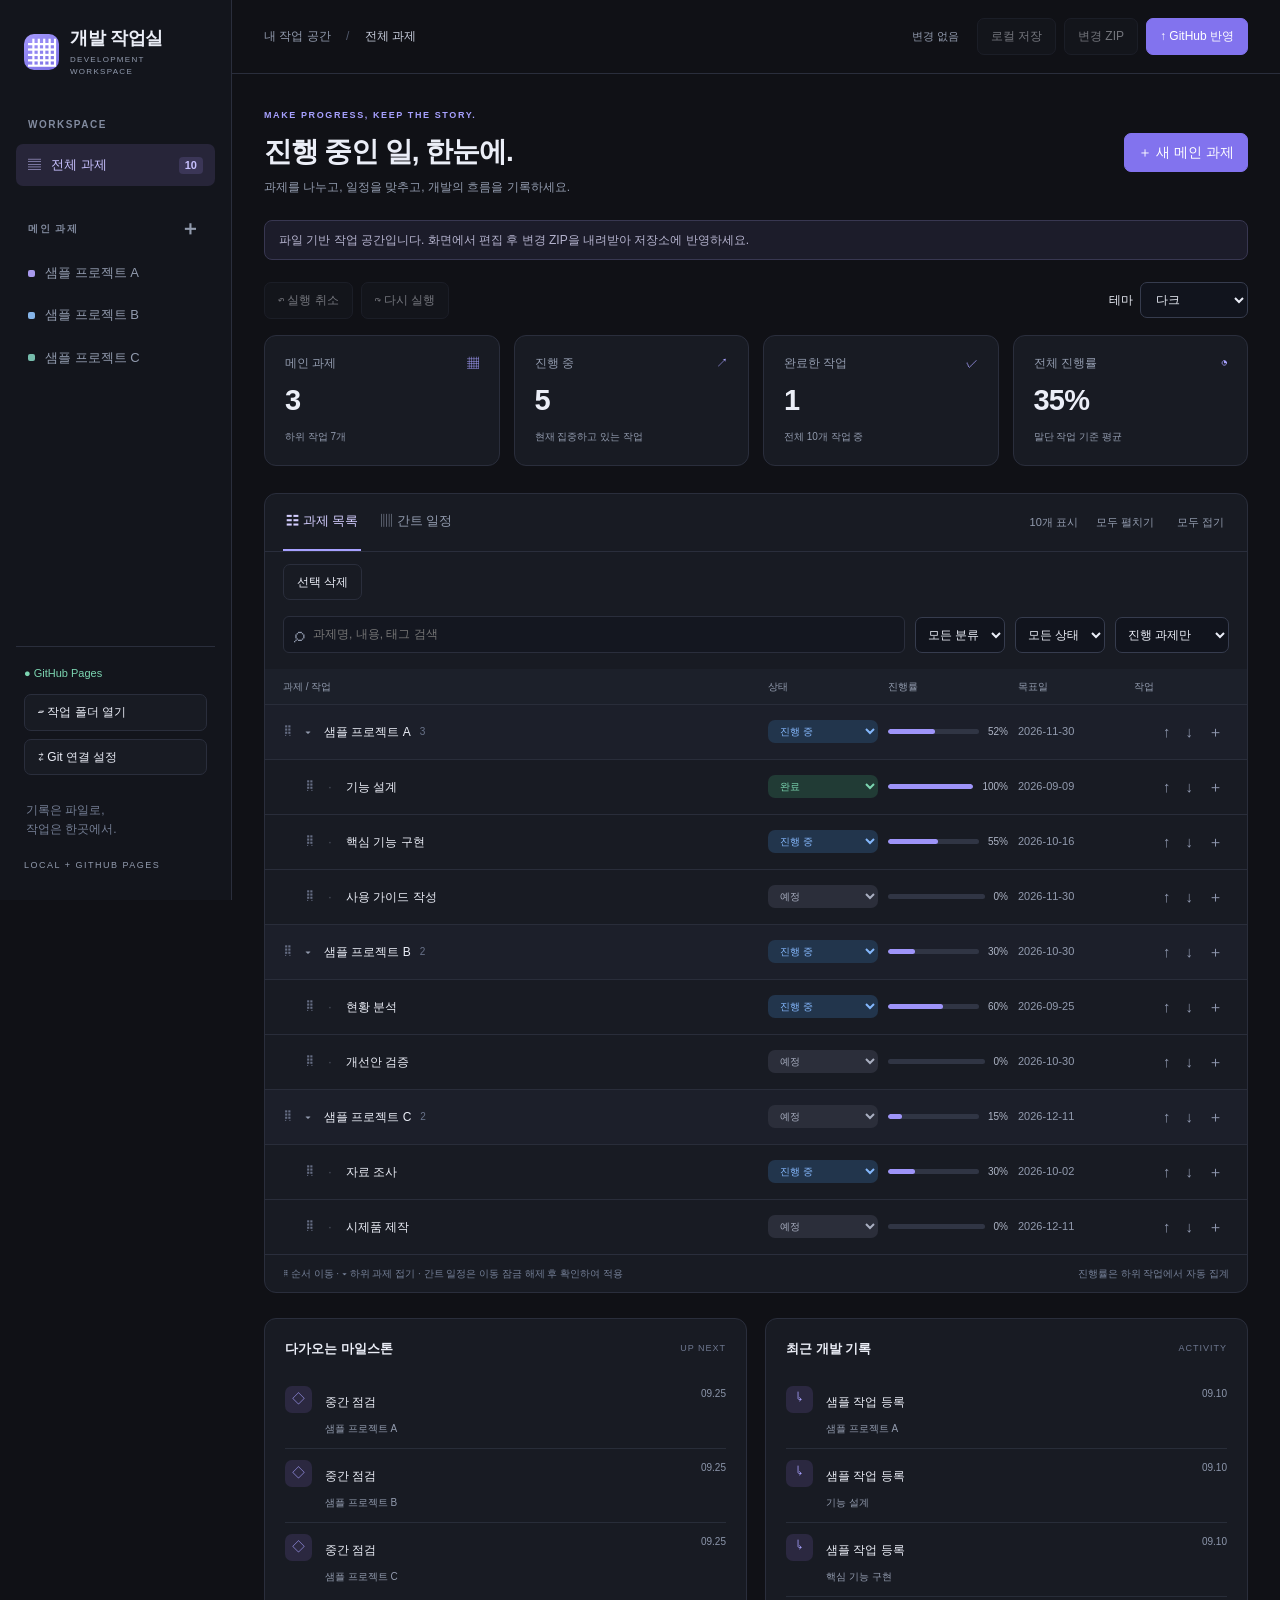
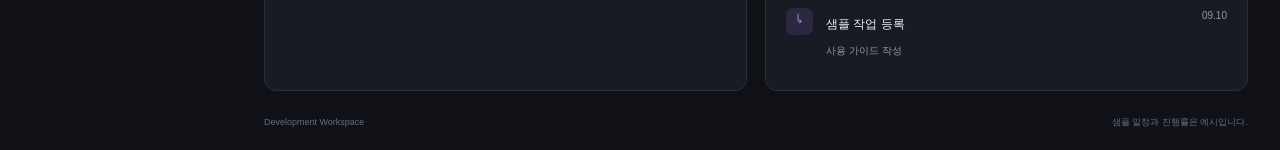
<file: web/index.html>
<!doctype html>
<html lang="ko">
<head>
  <meta charset="utf-8">
  <meta name="viewport" content="width=device-width, initial-scale=1">
  <meta name="color-scheme" content="dark light">
  <meta name="referrer" content="no-referrer">
  <link rel="icon" href="data:image/svg+xml,%3Csvg xmlns='http://www.w3.org/2000/svg' viewBox='0 0 40 40'%3E%3Crect width='40' height='40' rx='10' fill='%237c8cff'/%3E%3Cpath d='M10 12h8v8h-8zm12 0h8v8h-8zM10 24h8v5h-8zm12 0h8v5h-8z' fill='white'/%3E%3C/svg%3E">
  <title>개발 작업실 · Development Workspace</title>
  <style>:root {
  color-scheme: dark; --bg:#101116; --sidebar:#13151c; --panel:#181b23; --panel-hover:#20242f;
  --text:#ebeef7; --muted:#929bae; --line:#2a2e3c; --accent:#a7a1ff; --purple:#8273ee;
  --green:#7cd5b1; --blue:#84b7fc; --orange:#e9b980; --red:#ee929b; --radius:12px;
  font-family:"Segoe UI","Malgun Gothic",sans-serif; font-size:14px;
}
* { box-sizing:border-box; }
body { margin:0; background:var(--bg); color:var(--text); line-height:1.55; }
button,input,select,textarea { font:inherit; color:inherit; }
button { cursor:pointer; border:1px solid var(--line); background:var(--panel); padding:8px 13px; border-radius:7px; white-space:nowrap; }
button:hover:not(:disabled) { background:var(--panel-hover); border-color:#60627c; }
button:disabled { opacity:.45; cursor:default; }
button.primary { background:var(--purple); border-color:var(--purple); color:white; }
button.primary:hover:not(:disabled) { background:#9487fc; }
button.subtle { border-color:transparent; background:transparent; color:var(--muted); }
input,select,textarea { background:#11141d; border:1px solid #363c4e; border-radius:7px; padding:9px 11px; min-width:0; }
textarea { resize:vertical; line-height:1.7; }
input[type=checkbox] { accent-color:var(--purple); }
input[type=range] { accent-color:var(--purple); padding:0; }
button:focus-visible,input:focus-visible,select:focus-visible,textarea:focus-visible,[tabindex]:focus-visible { outline:2px solid var(--accent); outline-offset:3px; }
h1,h2,h3,p { margin:0; } h2 { font-size:18px; } h3 { font-size:15px; }
small,.muted { color:var(--muted); } .spacer { flex:1; }
[hidden] { display:none!important; }
.skip { position:fixed; top:-60px; z-index:100; padding:12px; background:var(--purple); color:white; } .skip:focus { top:0; }
.sidebar { position:fixed; inset:0 auto 0 0; width:232px; background:var(--sidebar); border-right:1px solid var(--line); padding:25px 16px; display:flex; flex-direction:column; z-index:3; }
.brand { display:flex; align-items:center; gap:11px; font-weight:650; font-size:18px; margin:0 8px 38px; letter-spacing:-.3px; }
.brand-icon { display:grid; place-items:center; width:36px; height:36px; border-radius:10px; background:linear-gradient(145deg,#a599fd,#776ce2); color:white; font-size:27px; }
.brand small { display:block; font-size:8px; letter-spacing:1.3px; font-weight:500; margin-top:1px; }
.workspace-label { color:#828b9f; font-size:10px; font-weight:600; letter-spacing:1.5px; padding:0 12px; margin-bottom:12px; }
.nav { width:100%; display:flex; align-items:center; gap:10px; border:0; background:transparent; text-align:left; color:var(--muted); padding:11px 12px; font-size:13px; }
.nav span { overflow:hidden; text-overflow:ellipsis; white-space:nowrap; }
.nav.active { background:#272539; color:#c8c1ff; }
.nav b { margin-left:auto; font-size:11px; background:#3b3657; padding:0 6px; border-radius:4px; }
.project-label { display:flex; align-items:center; justify-content:space-between; margin-top:27px; margin-bottom:8px; }
.project-label button { padding:0 3px; border:0; background:none; font-size:20px; color:var(--muted); }
.project-dot { width:7px; height:7px; flex:none; border-radius:2px; background:var(--accent); }
.sidebar-bottom { margin-top:auto; padding:18px 8px 0; border-top:1px solid var(--line); }
.sidebar-bottom>button { display:block; width:100%; margin-top:8px; text-align:left; font-size:12px; }
.sidebar-bottom p { font-size:12px; color:#747e94; margin:26px 2px 15px; }
.sidebar-bottom>small { font-size:9px; letter-spacing:1.5px; }
.source-badge { font-size:11px; color:var(--green); margin-bottom:12px; }
main { margin-left:232px; min-width:0; }
.topbar { min-height:72px; display:flex; align-items:center; justify-content:space-between; gap:12px; padding:18px 32px; border-bottom:1px solid var(--line); }
.breadcrumb { font-size:12px; color:var(--muted); white-space:nowrap; } .breadcrumb span { margin:0 12px; color:#51596c; } .breadcrumb strong { font-weight:500; color:#c6ccdb; }
.header-actions { display:flex; align-items:center; gap:8px; } .header-actions button { font-size:12px; }
#saveState { font-size:11px; margin-right:10px; color:var(--muted); } #saveState.dirty { color:var(--orange); }
.content { max-width:1580px; padding:35px 32px 20px; margin:auto; }
.page-heading { display:flex; justify-content:space-between; align-items:center; gap:20px; margin-bottom:23px; }
.eyebrow { font-size:9px; letter-spacing:1.6px; color:var(--accent); font-weight:600; }
h1 { font-size:28px; font-weight:650; letter-spacing:-1.1px; margin:7px 0 5px; }
.page-heading p { font-size:12px; color:var(--muted); }
.notice { border:1px solid #383751; border-radius:8px; background:#1c1c2a; padding:10px 14px; margin:0 0 22px; font-size:12px; color:#b5b3ce; }
.notice.error { border-color:#6f3e47; color:#ffb8c2; background:#2e1d25; }
.kpis { display:grid; grid-template-columns:repeat(4,minmax(0,1fr)); gap:14px; margin-bottom:27px; }
.kpi { border:1px solid var(--line); border-radius:var(--radius); background:var(--panel); padding:18px 20px; }
.kpi-top { display:flex; justify-content:space-between; color:var(--muted); font-size:12px; }
.kpi-icon { color:var(--accent); } .kpi strong { display:block; font-size:29px; font-weight:600; line-height:1.3; margin:10px 0 5px; letter-spacing:-.8px; } .kpi small { font-size:10px; }
.work-panel,.small-panel { background:var(--panel); border:1px solid var(--line); border-radius:var(--radius); overflow:hidden; }
.viewbar { padding:0 18px; min-height:57px; display:flex; justify-content:space-between; align-items:center; border-bottom:1px solid var(--line); gap:10px; }
.views { display:flex; height:57px; gap:16px; } .views button { border:0; border-bottom:2px solid transparent; background:none; border-radius:0; color:var(--muted); padding:0 3px; font-size:13px; }
.views button.active { color:#d4ceff; border-bottom-color:var(--accent); }
.viewbar-right { display:flex; align-items:center; gap:13px; font-size:11px; color:var(--muted); }
.viewbar-right button { font-size:11px; padding:4px; }
.filterbar { display:flex; gap:10px; padding:16px 18px; align-items:center; flex-wrap:wrap; }
.search { display:flex; align-items:center; gap:8px; background:#141720; border:1px solid var(--line); border-radius:6px; padding-left:10px; flex:1; min-width:170px; }
.search span { font-size:21px; color:var(--muted); } .search input { border:0; background:transparent; padding:8px 0; width:100%; font-size:12px; }
.filterbar select { font-size:12px; padding:9px 8px; }
.tree { overflow-x:auto; }
.task-row { display:grid; grid-template-columns:minmax(280px,1fr) 110px 120px 106px 95px; align-items:center; gap:10px; min-height:55px; padding:0 18px; border-top:1px solid #292d3a; font-size:12px; min-width:755px; }
.task-row.header { min-height:35px; background:#1c202a; color:var(--muted); border-top:0; font-size:10px; }
.task-row.root-row { background:#1c1f2a; }
.task-row:hover:not(.header) { background:#242734; }
.task-row.drop-before { box-shadow:inset 0 2px 0 var(--accent); }
.task-row.drop-after { box-shadow:inset 0 -2px 0 var(--accent); }
.task-row.drop-inside { background:#302b49; box-shadow:inset 3px 0 0 var(--accent); }
.task-row.archived { opacity:.5; }
.task-name { display:flex; align-items:center; min-width:0; gap:6px; padding-left:calc(var(--depth,0)*22px); }
.drag-handle { color:#656d83; cursor:grab; font-size:17px; user-select:none; }
.fold { padding:2px; min-width:20px; border:0; background:none; color:var(--muted); }
.task-open { padding:7px 0; border:0; background:none; text-align:left; white-space:normal; overflow-wrap:anywhere; font-size:12px; font-weight:500; }
.task-open:hover { background:none!important; color:#d2caff; }
.child-count { color:#69738a; font-size:10px; margin-left:3px; }
.row-status { width:100%; border:0; padding:5px 8px; font-size:10px; }
.status-in_progress { color:var(--blue); background:#22354c; } .status-completed { color:var(--green); background:#213b35; }
.status-planned { color:#a9afc1; background:#2b2e3a; } .status-blocked { color:var(--red); background:#482b33; } .status-on_hold { color:var(--orange); background:#45382c; } .status-cancelled { color:#8d91a0; background:#272933; }
.row-progress { display:flex; gap:9px; align-items:center; font-size:10px; color:#afb6c7; }
.progress-track { flex:1; height:5px; background:#303544; border-radius:10px; overflow:hidden; }
.progress-fill { background:#9e94f9; height:100%; border-radius:10px; }
.row-date { font-size:11px; color:var(--muted); }
.row-actions { display:flex; justify-content:flex-end; gap:3px; }
.row-actions button { padding:2px 5px; border-color:transparent; background:none; color:#9099b0; font-size:15px; }
.panel-footer { display:flex; justify-content:space-between; gap:12px; border-top:1px solid var(--line); padding:11px 18px; color:#758098; font-size:10px; }
.empty { padding:45px 20px; text-align:center; color:var(--muted); font-size:13px; }
.gantt { overflow-x:auto; }
.gantt-table { min-width:900px; }
.gantt-row { display:grid; grid-template-columns:260px minmax(640px,1fr); min-height:48px; border-top:1px solid var(--line); }
.gantt-label { padding:13px 14px 10px calc(14px + var(--depth,0)*18px); font-size:11px; border-right:1px solid var(--line); white-space:nowrap; text-overflow:ellipsis; overflow:hidden; }
.gantt-task-label { display:flex; align-items:center; gap:7px; }.gantt-task-label .task-open { min-width:0; overflow:hidden; text-overflow:ellipsis; }
.gantt-row.drop-before { box-shadow:inset 0 2px 0 var(--accent); }.gantt-row.drop-after { box-shadow:inset 0 -2px 0 var(--accent); }
.gantt-scale { position:relative; min-height:35px; background:#202430; }
.gantt-month { position:absolute; font-size:10px; padding:10px 8px; border-left:1px solid var(--line); }
.gantt-lane { position:relative; min-height:48px; }
.gantt-grid { position:absolute; top:0; bottom:0; border-left:1px solid #303544; pointer-events:none; }
.gantt-bar { position:absolute; top:15px; height:17px; border-radius:4px; background:#484263; overflow:hidden; cursor:default; touch-action:auto; }
.schedule-edit .gantt-bar { cursor:grab; touch-action:none; }
.gantt-bar:active { cursor:grabbing; }.gantt-bar.dragging { outline:2px solid #c7bfff; z-index:5; }
.gantt-bar .progress-fill { opacity:.8; } .gantt-bar.root { height:9px; top:19px; background:#665c96; }
.gantt-tooltip { position:absolute; z-index:20; bottom:38px; width:min(310px,75%); padding:9px 11px; border:1px solid #515a74; border-radius:7px; background:#10131b; box-shadow:0 8px 24px #0009; color:var(--text); font-size:11px; line-height:1.45; pointer-events:none; white-space:pre-wrap; }
.gantt-marker { position:absolute; transform:translateX(-50%); top:1px; font-size:13px; color:var(--green); }
.gantt-marker.release { color:var(--orange); top:28px; }
.today-line { position:absolute; top:0; bottom:0; width:1px; background:#ee9790; opacity:.7; }
.no-end { position:absolute; top:15px; left:10px; color:var(--muted); font-size:11px; }
.bottom-grid { display:grid; grid-template-columns:1fr 1fr; gap:18px; margin-top:25px; }
.small-panel { padding:20px; }
.section-title { display:flex; justify-content:space-between; align-items:center; margin-bottom:15px; }.section-title h2 { font-size:13px; font-weight:600; }.section-title span { color:#6e7890; font-size:9px; letter-spacing:1px; }
.activity-item { display:flex; align-items:flex-start; gap:13px; padding:11px 0; border-top:1px solid #282d39; font-size:12px; }
.activity-item:first-child { border-top:0; }.activity-icon { width:27px; height:27px; display:grid; place-items:center; border-radius:7px; background:#2b2840; color:var(--accent); font-size:13px; }
.activity-item small { display:block; font-size:10px; margin-top:3px; }.activity-item time { margin-left:auto; flex:none; font-size:10px; color:#8c96ab; }
.page-footer { display:flex; justify-content:space-between; color:#636d82; font-size:9px; padding:25px 0 0; }
.errors-panel { background:#301f27; border:1px solid #764654; border-radius:8px; margin-top:20px; padding:15px; font-size:12px; }
dialog { color:var(--text); background:#191d27; border:1px solid #3b4154; padding:0; border-radius:13px; width:min(910px,95vw); max-height:93vh; box-shadow:0 30px 100px #0009; }
dialog::backdrop { background:#050710b8; backdrop-filter:blur(3px); }
.dialog-head { display:flex; align-items:center; justify-content:space-between; gap:15px; padding:22px 25px 14px; }
.dialog-head h2 { margin-top:4px; }.dialog-head .eyebrow { font-size:8px; overflow-wrap:anywhere; }
.icon-button { padding:0 8px; font-size:25px; background:transparent; border:0; }
.tabs { display:flex; gap:6px; padding:0 24px; border-bottom:1px solid var(--line); overflow-x:auto; }
.tabs button { border:0; border-bottom:2px solid transparent; border-radius:0; background:none; padding:12px 6px; font-size:12px; color:var(--muted); }
.tabs button[aria-selected=true] { border-bottom-color:var(--accent); color:#c9c0ff; }
.dialog-body { padding:22px 25px; min-height:200px; }
.form-grid { display:grid; grid-template-columns:1fr 1fr; gap:15px 18px; }.form-field { display:flex; flex-direction:column; gap:6px; font-size:11px; color:var(--muted); }
.form-field input,.form-field textarea,.form-field select { width:100%; color:var(--text); font-size:13px; }.form-field.wide { grid-column:1/-1; }
.form-field small { font-size:10px; }.form-error { color:var(--red); padding:0 25px; font-size:12px; }
.dialog-footer { display:flex; justify-content:flex-end; align-items:center; flex-wrap:wrap; gap:9px; border-top:1px solid var(--line); padding:15px 25px; }
.dialog-footer button { font-size:12px; }.dialog-footer .muted { font-size:10px; }
.danger { color:#ffaaaa; border-color:#754854; background:#302027; }.danger:hover { background:#472932; }
.body-editor textarea { min-height:130px; }.body-editor { display:grid; gap:16px; }
.body-toolbar { display:flex; justify-content:space-between; gap:12px; align-items:center; }.body-toolbar p { font-size:11px; color:var(--muted); }
.checklist-item { display:flex; gap:8px; align-items:center; margin-top:8px; }.checklist-item input[type=text] { flex:1; }.checklist-item button { padding:3px 8px; }
.image-drop { border:1px dashed #4c536c; border-radius:8px; padding:18px; text-align:center; color:var(--muted); font-size:12px; }
.image-drop.dragging { border-color:var(--accent); background:#29253c; }.image-drop button { margin:8px; }
.image-grid { display:grid; grid-template-columns:repeat(3,1fr); gap:12px; }.image-card img { width:100%; height:120px; object-fit:contain; background:#10141d; border-radius:6px; }.image-card input { width:100%; font-size:11px; padding:5px; }.image-card button { font-size:10px; padding:3px 6px; }
.preview { line-height:1.8; overflow-wrap:anywhere; }.preview p { white-space:pre-wrap; margin:10px 0; }.preview img { max-width:100%; max-height:400px; object-fit:contain; }.preview pre { white-space:pre-wrap; background:#10141d; padding:14px; border-radius:7px; }
.preview h3 { margin:18px 0 8px; }.preview figure { margin:15px 0; }.preview figcaption { font-size:12px; color:var(--muted); }
.collection-head { display:flex; justify-content:space-between; align-items:center; margin-bottom:12px; }.collection-head p { font-size:12px; color:var(--muted); }
.record { border:1px solid var(--line); border-radius:9px; padding:16px; margin-bottom:12px; }.record summary { display:flex; gap:12px; align-items:center; cursor:pointer; }.record summary span { flex:1; }.record summary small { font-size:10px; }.record .form-grid { margin-top:17px; }.record>button { margin-top:12px; font-size:11px; color:var(--red); }
.history-item { display:grid; grid-template-columns:145px 1fr; gap:15px; font-size:12px; border-bottom:1px solid var(--line); padding:12px 0; }.history-item time { color:var(--muted); font-size:10px; }
.connection-form { padding:0 0 10px; }.connection-form>p,.connection-form>label { margin:15px 25px; }.connection-form>p { font-size:12px; }.connection-form>label { display:flex; flex-direction:column; gap:6px; font-size:12px; }
#connectionDialog { width:min(520px,95vw); } .file-list { font-size:11px; color:var(--muted); padding-left:18px; max-height:200px; overflow:auto; } #gitTarget { font-size:12px; margin-bottom:16px; overflow-wrap:anywhere; } #gitDiff { white-space:pre-wrap; font-size:10px; max-height:280px; overflow:auto; background:#10141d; padding:12px; } #publishResult { margin-top:15px; font-size:12px; color:var(--green); }
.mobile-tools { display:none; }
.edit-tools { display:flex; align-items:center; gap:8px; flex-wrap:wrap; margin-bottom:16px; }
.edit-tools button,.edit-tools select,.edit-tools label { font-size:12px; }
.edit-tools label { display:flex; align-items:center; gap:7px; }
.panel-tools { margin:0; padding:12px 18px 0; }
.task-check { flex:none; width:18px; height:18px; cursor:pointer; }
.viewbar,.viewbar-right { flex-wrap:wrap; }.viewbar-right { padding:7px 0; }
[data-theme=light] {
  color-scheme:light; --bg:#f4f6fb; --sidebar:#fff; --panel:#fff; --panel-hover:#edf0f8;
  --text:#242b40; --muted:#59657b; --line:#d8deea; --accent:#5845b8; --purple:#6955d1;
  --green:#16734e; --blue:#205f9f; --orange:#8c570e; --red:#af3045;
}
[data-theme=light] input,[data-theme=light] select,[data-theme=light] textarea { background:#fff; border-color:#b9c3d5; }
[data-theme=light] .nav.active,[data-theme=light] .nav b,[data-theme=light] .activity-icon { background:#ede8ff; color:#5845b8; }
[data-theme=light] .breadcrumb strong,[data-theme=light] .row-progress { color:var(--text); }
[data-theme=light] .notice { background:#eeedfa; border-color:#d1cbea; color:#514778; }
[data-theme=light] .notice.error,[data-theme=light] .errors-panel { background:#fff0f2; border-color:#e5abb5; color:#a62a40; }
[data-theme=light] .search,[data-theme=light] .task-row.header,[data-theme=light] .gantt-scale { background:#edf0f7; }
[data-theme=light] .task-row { border-color:var(--line); }
[data-theme=light] .task-row.root-row { background:#f6f5fc; }
[data-theme=light] .task-row:hover:not(.header) { background:#edf0f8; }
[data-theme=light] .task-row.drop-inside { background:#e8e0ff; }
[data-theme=light] .views button.active,[data-theme=light] .tabs button[aria-selected=true],[data-theme=light] .task-open:hover { color:#5845b8; }
[data-theme=light] .row-status { background:#edf0f7; }
[data-theme=light] .status-planned,[data-theme=light] .status-cancelled { color:#59657b; }
[data-theme=light] .progress-track { background:#dce0eb; }
[data-theme=light] .gantt-grid,[data-theme=light] .activity-item { border-color:var(--line); }
[data-theme=light] .gantt-bar,[data-theme=light] .gantt-bar.root { background:#d5cdee; }
[data-theme=light] .gantt-tooltip,[data-theme=light] dialog { background:#fff; border-color:#b9c3d5; }
[data-theme=light] .danger { color:#a82c41; border-color:#df9ba9; background:#fff0f3; }
[data-theme=light] .danger:hover { background:#fbdbe3; }
[data-theme=light] .image-card img,[data-theme=light] .preview pre,[data-theme=light] #gitDiff { background:#edf0f7; }
[data-theme=light] .image-drop.dragging { background:#eee8ff; }
@media(max-width:850px) { .mobile-tools { display:flex; gap:8px; margin-bottom:12px; }.mobile-tools button { font-size:11px; } }
@media(min-width:1600px) { .content { padding-top:42px; }.task-row { min-height:62px; } }
@media(max-width:1200px) { .sidebar { width:205px; } main { margin-left:205px; }.topbar,.content { padding-left:22px; padding-right:22px; }.breadcrumb { display:none; }.topbar { justify-content:flex-end; }.kpi { padding:15px; }.brand { margin-left:0; font-size:16px; } }
@media(max-width:850px) { .sidebar { width:65px; padding:18px 9px; }.brand { margin:0 3px 25px; }.brand>div,.workspace-label,.sidebar-bottom,.nav span,.nav b,#projectNav { display:none; }.brand-icon { width:35px; height:35px; flex:none; }.nav { justify-content:center; } main { margin-left:65px; }.kpis { grid-template-columns:repeat(2,1fr); }.bottom-grid { grid-template-columns:1fr; }.page-heading { align-items:flex-start; }.page-heading h1 { font-size:24px; }.header-actions { flex-wrap:wrap; justify-content:flex-end; } }
@media(max-width:600px) { .sidebar { display:none; } main { margin-left:0; }.topbar { padding:12px 14px; }.content { padding:22px 14px; }.page-heading { flex-direction:column; gap:13px; }.page-heading button { font-size:12px; }.kpis { gap:9px; margin-bottom:18px; }.kpi { padding:13px; }.kpi strong { font-size:25px; }.header-actions { gap:5px; } .header-actions button { font-size:10px; padding:7px 8px; } #saveState { width:100%; text-align:right; }.filterbar { padding:12px; gap:7px; }.search { flex-basis:100%; }.filterbar select { font-size:11px; flex:1; }.viewbar { padding:0 12px; }.viewbar-right { gap:5px; }.views { gap:10px; }.views button { font-size:12px; }.panel-footer { flex-direction:column; gap:4px; }.form-grid { grid-template-columns:1fr; }.form-field.wide { grid-column:auto; }.dialog-body,.dialog-head { padding:17px; }.tabs { padding:0 15px; }.dialog-footer { padding:12px 16px; }.image-grid { grid-template-columns:1fr 1fr; }.page-footer { flex-direction:column; gap:5px; } }
</style>
</head>
<body>
  <a class="skip" href="#main">본문으로 이동</a>
  <aside class="sidebar">
    <div class="brand"><span class="brand-icon">▦</span><div>개발 작업실<small>DEVELOPMENT WORKSPACE</small></div></div>
    <div class="workspace-label">WORKSPACE</div>
    <button class="nav active" id="allTasks">▤ <span>전체 과제</span><b id="sidebarCount">0</b></button>
    <div class="workspace-label project-label">메인 과제 <button id="sidebarAdd" title="메인 과제 추가" aria-label="메인 과제 추가">＋</button></div>
    <nav id="projectNav" aria-label="메인 과제"></nav>
    <div class="sidebar-bottom"><div id="sourceBadge" class="source-badge">○ 불러오는 중</div><button id="folderButton">▱ 작업 폴더 열기</button><button id="helperButton">⇄ Git 연결 설정</button><p>기록은 파일로,<br>작업은 한곳에서.</p><small>LOCAL + GITHUB PAGES</small></div>
  </aside>
  <main id="main">
    <header class="topbar"><div class="breadcrumb">내 작업 공간 <span>/</span> <strong id="scopeTitle">전체 과제</strong></div><div class="header-actions"><span id="saveState">불러오는 중</span><button id="saveButton">로컬 저장</button><button id="exportButton">변경 ZIP</button><button id="publishButton" class="primary">↑ GitHub 반영</button></div></header>
    <div class="content">
      <div class="page-heading"><div><div class="eyebrow">MAKE PROGRESS, KEEP THE STORY.</div><h1 id="pageTitle">진행 중인 일, 한눈에.</h1><p>과제를 나누고, 일정을 맞추고, 개발의 흐름을 기록하세요.</p></div><button id="newTaskButton" class="primary">＋ 새 메인 과제</button></div>
      <div class="mobile-tools"><button id="mobileAllTasks">전체 과제</button><button id="mobileFolderButton">작업 폴더 열기</button></div>
      <div id="notice" class="notice" role="status" aria-live="polite"></div>
      <div class="edit-tools" aria-label="편집 도구"><button id="undoButton" disabled title="Ctrl+Z">↶ 실행 취소</button><button id="redoButton" disabled title="Ctrl+Shift+Z / Ctrl+Y">↷ 다시 실행</button><span class="spacer"></span><label>테마 <select id="themeSelect" aria-label="화면 테마"><option value="dark">다크</option><option value="light">라이트</option><option value="system">시스템 설정</option></select></label></div>
      <section id="kpis" class="kpis" aria-label="작업 요약"></section>
      <section class="work-panel">
        <div class="viewbar"><div class="views"><button id="treeView" aria-pressed="true" class="active">☷ 과제 목록</button><button id="ganttView" aria-pressed="false">▥ 간트 일정</button></div><div class="viewbar-right"><span id="resultCount"></span><button id="expandButton" class="subtle">모두 펼치기</button><button id="collapseButton" class="subtle">모두 접기</button></div></div>
        <div class="edit-tools panel-tools"><button id="bulkModeButton">선택 삭제</button><label id="selectAllLabel" hidden><input type="checkbox" id="selectAllTasks"> 표시된 과제 전체 선택</label><span id="selectionCount" hidden></span><button id="bulkDeleteButton" class="danger" hidden disabled>선택한 과제 삭제</button><button id="scheduleEditButton" aria-pressed="false" hidden>🔒 일정 이동 잠김</button></div>
        <div class="filterbar"><label class="search"><span>⌕</span><input id="search" type="search" placeholder="과제명, 내용, 태그 검색" aria-label="과제 검색"></label><select id="category" aria-label="분류 필터"><option value="all">모든 분류</option><option value="assigned">수명 업무</option><option value="personal">개인 개발</option><option value="project">프로젝트</option></select><select id="status" aria-label="상태 필터"><option value="all">모든 상태</option><option value="planned">예정</option><option value="in_progress">진행 중</option><option value="blocked">차단됨</option><option value="on_hold">보류</option><option value="completed">완료</option><option value="cancelled">취소</option></select><select id="archiveMode" aria-label="보관 과제 필터"><option value="active">진행 과제만</option><option value="archived">보관된 과제만</option><option value="all">전체 과제</option></select></div>
        <div id="tree" class="tree" aria-label="계층별 과제 목록"></div>
        <div id="gantt" class="gantt" aria-label="간트 일정" hidden></div>
        <div class="panel-footer"><span id="treeHint">⠿ 순서 이동 · ▾ 하위 과제 접기 · 간트 일정은 이동 잠금 해제 후 확인하여 적용</span><span>진행률은 하위 작업에서 자동 집계</span></div>
      </section>
      <section class="bottom-grid"><div class="small-panel"><div class="section-title"><h2>다가오는 마일스톤</h2><span>UP NEXT</span></div><div id="upcoming"></div></div><div class="small-panel"><div class="section-title"><h2>최근 개발 기록</h2><span>ACTIVITY</span></div><div id="activity"></div></div></section>
      <details id="errorsPanel" class="errors-panel" hidden><summary>불러오기 오류 · 정상 과제는 계속 조회할 수 있습니다</summary><ul id="errors"></ul></details>
      <footer class="page-footer"><span>Development Workspace</span><span>샘플 일정과 진행률은 예시입니다.</span></footer>
    </div>
  </main>
  <dialog id="taskDialog" aria-labelledby="taskTitle"><form id="taskForm">
    <div class="dialog-head"><div><span class="eyebrow" id="taskId"></span><h2 id="taskTitle">과제 편집</h2></div><button type="button" class="icon-button" id="closeTask" aria-label="과제 편집 닫기">×</button></div>
    <div id="taskTabs" class="tabs" role="tablist" aria-label="과제 편집 영역"><button type="button" data-tab="overview" role="tab" aria-selected="true">기본 정보</button><button type="button" data-tab="body" role="tab" aria-selected="false">상세 내용</button><button type="button" data-tab="logs" role="tab" aria-selected="false">개발 로그</button><button type="button" data-tab="decisions" role="tab" aria-selected="false">의사결정</button><button type="button" data-tab="milestones" role="tab" aria-selected="false">마일스톤</button><button type="button" data-tab="releases" role="tab" aria-selected="false">릴리즈</button><button type="button" data-tab="history" role="tab" aria-selected="false">변경 이력</button></div>
    <div id="taskFields" class="dialog-body"></div><p id="taskError" class="form-error" role="alert"></p>
    <div class="dialog-footer"><button type="button" id="addChild">＋ 하위 작업</button><button type="button" id="archiveTask" class="subtle">보관하기</button><button type="button" id="deleteTask" class="danger">삭제</button><span class="spacer"></span><span id="draftState" class="muted"></span><button type="submit" class="primary" id="applyTask">변경 적용</button></div>
  </form></dialog>
  <dialog id="connectionDialog" aria-labelledby="connectionTitle"><form id="connectionForm" class="connection-form"><div class="dialog-head"><h2 id="connectionTitle">로컬 Git 연결</h2><button type="button" class="icon-button" data-close="connectionDialog" aria-label="연결 설정 닫기">×</button></div><p>저장소의 <strong>Start-GitHub-Sync.cmd</strong>를 한 번 실행한 뒤, 표시된 연결 코드를 입력하세요. Git 인증은 PC의 기존 설정을 사용합니다.</p><label>포트<input id="helperPort" type="number" value="8765" min="1024" max="65535" required></label><label>이번 실행의 연결 코드<input id="helperToken" type="password" autocomplete="off" required></label><p class="muted">연결 코드는 현재 탭에서만 사용합니다. 연결 시 해당 저장소의 최신 파일을 불러옵니다.</p><p id="connectionError" class="form-error" role="alert"></p><div class="dialog-footer"><button type="submit" class="primary">연결하고 데이터 열기</button></div></form></dialog>
  <dialog id="publishDialog" aria-labelledby="publishTitle"><form id="publishForm"><div class="dialog-head"><div><span class="eyebrow">SAVE → COMMIT → PUSH</span><h2 id="publishTitle">GitHub에 변경 반영</h2></div><button type="button" class="icon-button" data-close="publishDialog" aria-label="GitHub 반영 닫기">×</button></div><div class="dialog-body"><p id="gitTarget"></p><label class="form-field">커밋 메시지<input id="commitMessage" minlength="3" maxlength="120" required value="docs: update development tasks"></label><ul id="publishFiles" class="file-list"></ul><details open><summary>변경 내용 확인</summary><pre id="gitDiff"></pre></details><p id="publishResult" role="status"></p></div><div class="dialog-footer"><button id="confirmPublish" type="submit" class="primary">저장 · 커밋 · 푸시</button></div></form></dialog>
  <script id="bootstrap" type="application/json">{"index.json": "{\n  \"schemaVersion\": 1,\n  \"generatedAt\": \"2026-09-10T00:00:00Z\",\n  \"demo\": true,\n  \"tasks\": [\n    {\n      \"id\": \"TASK-DEMO-A\",\n      \"file\": \"tasks/TASK-DEMO-A.json\",\n      \"title\": \"샘플 프로젝트 A\",\n      \"category\": \"project\",\n      \"status\": \"in_progress\",\n      \"progress\": 50,\n      \"parentId\": null,\n      \"order\": 0,\n      \"startDate\": \"2026-09-01\",\n      \"targetEndDate\": \"2026-11-30\",\n      \"actualEndDate\": null\n    },\n    {\n      \"id\": \"TASK-DEMO-A1\",\n      \"file\": \"tasks/TASK-DEMO-A1.json\",\n      \"title\": \"기능 설계\",\n      \"category\": \"project\",\n      \"status\": \"completed\",\n      \"progress\": 100,\n      \"parentId\": \"TASK-DEMO-A\",\n      \"order\": 0,\n      \"startDate\": \"2026-09-01\",\n      \"targetEndDate\": \"2026-09-09\",\n      \"actualEndDate\": \"2026-09-09\"\n    },\n    {\n      \"id\": \"TASK-DEMO-A2\",\n      \"file\": \"tasks/TASK-DEMO-A2.json\",\n      \"title\": \"핵심 기능 구현\",\n      \"category\": \"project\",\n      \"status\": \"in_progress\",\n      \"progress\": 55,\n      \"parentId\": \"TASK-DEMO-A\",\n      \"order\": 1,\n      \"startDate\": \"2026-09-07\",\n      \"targetEndDate\": \"2026-10-16\",\n      \"actualEndDate\": null\n    },\n    {\n      \"id\": \"TASK-DEMO-A3\",\n      \"file\": \"tasks/TASK-DEMO-A3.json\",\n      \"title\": \"사용 가이드 작성\",\n      \"category\": \"project\",\n      \"status\": \"planned\",\n      \"progress\": 0,\n      \"parentId\": \"TASK-DEMO-A\",\n      \"order\": 2,\n      \"startDate\": \"2026-10-19\",\n      \"targetEndDate\": \"2026-11-30\",\n      \"actualEndDate\": null\n    },\n    {\n      \"id\": \"TASK-DEMO-B\",\n      \"file\": \"tasks/TASK-DEMO-B.json\",\n      \"title\": \"샘플 프로젝트 B\",\n      \"category\": \"assigned\",\n      \"status\": \"in_progress\",\n      \"progress\": 30,\n      \"parentId\": null,\n      \"order\": 1,\n      \"startDate\": \"2026-09-03\",\n      \"targetEndDate\": \"2026-10-30\",\n      \"actualEndDate\": null\n    },\n    {\n      \"id\": \"TASK-DEMO-B1\",\n      \"file\": \"tasks/TASK-DEMO-B1.json\",\n      \"title\": \"현황 분석\",\n      \"category\": \"assigned\",\n      \"status\": \"in_progress\",\n      \"progress\": 60,\n      \"parentId\": \"TASK-DEMO-B\",\n      \"order\": 0,\n      \"startDate\": \"2026-09-03\",\n      \"targetEndDate\": \"2026-09-25\",\n      \"actualEndDate\": null\n    },\n    {\n      \"id\": \"TASK-DEMO-B2\",\n      \"file\": \"tasks/TASK-DEMO-B2.json\",\n      \"title\": \"개선안 검증\",\n      \"category\": \"assigned\",\n      \"status\": \"planned\",\n      \"progress\": 0,\n      \"parentId\": \"TASK-DEMO-B\",\n      \"order\": 1,\n      \"startDate\": \"2026-09-28\",\n      \"targetEndDate\": \"2026-10-30\",\n      \"actualEndDate\": null\n    },\n    {\n      \"id\": \"TASK-DEMO-C\",\n      \"file\": \"tasks/TASK-DEMO-C.json\",\n      \"title\": \"샘플 프로젝트 C\",\n      \"category\": \"personal\",\n      \"status\": \"planned\",\n      \"progress\": 15,\n      \"parentId\": null,\n      \"order\": 2,\n      \"startDate\": \"2026-09-10\",\n      \"targetEndDate\": \"2026-12-11\",\n      \"actualEndDate\": null\n    },\n    {\n      \"id\": \"TASK-DEMO-C1\",\n      \"file\": \"tasks/TASK-DEMO-C1.json\",\n      \"title\": \"자료 조사\",\n      \"category\": \"personal\",\n      \"status\": \"in_progress\",\n      \"progress\": 30,\n      \"parentId\": \"TASK-DEMO-C\",\n      \"order\": 0,\n      \"startDate\": \"2026-09-10\",\n      \"targetEndDate\": \"2026-10-02\",\n      \"actualEndDate\": null\n    },\n    {\n      \"id\": \"TASK-DEMO-C2\",\n      \"file\": \"tasks/TASK-DEMO-C2.json\",\n      \"title\": \"시제품 제작\",\n      \"category\": \"personal\",\n      \"status\": \"planned\",\n      \"progress\": 0,\n      \"parentId\": \"TASK-DEMO-C\",\n      \"order\": 1,\n      \"startDate\": \"2026-10-05\",\n      \"targetEndDate\": \"2026-12-11\",\n      \"actualEndDate\": null\n    }\n  ]\n}\n", "tasks/TASK-DEMO-A.json": "{\n  \"schemaVersion\": 1,\n  \"id\": \"TASK-DEMO-A\",\n  \"parentId\": null,\n  \"order\": 0,\n  \"title\": \"샘플 프로젝트 A\",\n  \"category\": \"project\",\n  \"status\": \"in_progress\",\n  \"progress\": 50,\n  \"startDate\": \"2026-09-01\",\n  \"targetEndDate\": \"2026-11-30\",\n  \"actualEndDate\": null,\n  \"summary\": \"기능 체험용 가상 프로젝트입니다. 실제 업무와 무관합니다.\",\n  \"tags\": [\n    \"샘플\"\n  ],\n  \"owners\": [\n    \"나\"\n  ],\n  \"links\": [],\n  \"bodyFile\": \"notes/TASK-DEMO-A.md\",\n  \"images\": [],\n  \"milestones\": [\n    {\n      \"id\": \"MS-TASK-DEMO-A\",\n      \"title\": \"중간 점검\",\n      \"date\": \"2026-09-25\",\n      \"status\": \"planned\",\n      \"description\": \"일정 및 완료 기준을 함께 확인합니다.\"\n    }\n  ],\n  \"logs\": [\n    {\n      \"id\": \"LOG-TASK-DEMO-A\",\n      \"at\": \"2026-09-10T09:00:00+09:00\",\n      \"type\": \"development\",\n      \"title\": \"샘플 작업 등록\",\n      \"content\": \"실제 업무명과 내부 자료가 없는 공개 데모입니다.\",\n      \"tags\": []\n    }\n  ],\n  \"decisions\": [\n    {\n      \"id\": \"DEC-TASK-DEMO-A\",\n      \"date\": \"2026-09-10\",\n      \"title\": \"작업 분할\",\n      \"decision\": \"작은 작업 단위로 나누어 관리합니다.\",\n      \"reason\": \"진행 상황을 쉽게 확인하기 위해서입니다.\",\n      \"alternatives\": [],\n      \"impact\": \"하위 작업 진행률을 상위 과제에 집계합니다.\"\n    }\n  ],\n  \"releases\": [\n    {\n      \"id\": \"REL-TASK-DEMO-A\",\n      \"title\": \"첫 번째 검토본\",\n      \"version\": \"0.1.0\",\n      \"releaseDate\": \"2026-11-30\",\n      \"status\": \"planned\",\n      \"summary\": \"샘플 릴리즈 계획\",\n      \"notes\": [\n        \"기능 검토\",\n        \"가이드 확인\"\n      ]\n    }\n  ],\n  \"history\": [],\n  \"archived\": false,\n  \"createdAt\": \"2026-09-10T00:00:00Z\",\n  \"updatedAt\": \"2026-09-10T00:00:00Z\"\n}\n", "notes/TASK-DEMO-A.md": "# 샘플 프로젝트 A\n\n\u003c!-- dhd:description -->\n이 문서는 대시보드 사용 방법을 보여 주는 가상 샘플입니다.\n\n목표와 작업 내용을 입력하고, 완료 기준을 체크해 보세요.\n\u003c!-- /dhd:description -->\n\n\u003c!-- dhd:checklist -->\n- [x] 샘플 데이터 확인\n- [ ] 작업 내용 작성\n- [ ] 결과 검토\n\u003c!-- /dhd:checklist -->\n", "tasks/TASK-DEMO-A1.json": "{\n  \"schemaVersion\": 1,\n  \"id\": \"TASK-DEMO-A1\",\n  \"parentId\": \"TASK-DEMO-A\",\n  \"order\": 0,\n  \"title\": \"기능 설계\",\n  \"category\": \"project\",\n  \"status\": \"completed\",\n  \"progress\": 100,\n  \"startDate\": \"2026-09-01\",\n  \"targetEndDate\": \"2026-09-09\",\n  \"actualEndDate\": \"2026-09-09\",\n  \"summary\": \"웹 폼에서 자유롭게 수정할 수 있는 예시 작업입니다.\",\n  \"tags\": [\n    \"샘플\"\n  ],\n  \"owners\": [\n    \"나\"\n  ],\n  \"links\": [],\n  \"bodyFile\": \"notes/TASK-DEMO-A1.md\",\n  \"images\": [],\n  \"milestones\": [],\n  \"logs\": [\n    {\n      \"id\": \"LOG-TASK-DEMO-A1\",\n      \"at\": \"2026-09-10T09:00:00+09:00\",\n      \"type\": \"development\",\n      \"title\": \"샘플 작업 등록\",\n      \"content\": \"실제 업무명과 내부 자료가 없는 공개 데모입니다.\",\n      \"tags\": []\n    }\n  ],\n  \"decisions\": [],\n  \"releases\": [],\n  \"history\": [],\n  \"archived\": false,\n  \"createdAt\": \"2026-09-10T00:00:00Z\",\n  \"updatedAt\": \"2026-09-10T00:00:00Z\"\n}\n", "notes/TASK-DEMO-A1.md": "# 기능 설계\n\n\u003c!-- dhd:description -->\n이 문서는 대시보드 사용 방법을 보여 주는 가상 샘플입니다.\n\n목표와 작업 내용을 입력하고, 완료 기준을 체크해 보세요.\n\u003c!-- /dhd:description -->\n\n\u003c!-- dhd:checklist -->\n- [x] 샘플 데이터 확인\n- [ ] 작업 내용 작성\n- [ ] 결과 검토\n\u003c!-- /dhd:checklist -->\n", "tasks/TASK-DEMO-A2.json": "{\n  \"schemaVersion\": 1,\n  \"id\": \"TASK-DEMO-A2\",\n  \"parentId\": \"TASK-DEMO-A\",\n  \"order\": 1,\n  \"title\": \"핵심 기능 구현\",\n  \"category\": \"project\",\n  \"status\": \"in_progress\",\n  \"progress\": 55,\n  \"startDate\": \"2026-09-07\",\n  \"targetEndDate\": \"2026-10-16\",\n  \"actualEndDate\": null,\n  \"summary\": \"웹 폼에서 자유롭게 수정할 수 있는 예시 작업입니다.\",\n  \"tags\": [\n    \"샘플\"\n  ],\n  \"owners\": [\n    \"나\"\n  ],\n  \"links\": [],\n  \"bodyFile\": \"notes/TASK-DEMO-A2.md\",\n  \"images\": [],\n  \"milestones\": [],\n  \"logs\": [\n    {\n      \"id\": \"LOG-TASK-DEMO-A2\",\n      \"at\": \"2026-09-10T09:00:00+09:00\",\n      \"type\": \"development\",\n      \"title\": \"샘플 작업 등록\",\n      \"content\": \"실제 업무명과 내부 자료가 없는 공개 데모입니다.\",\n      \"tags\": []\n    }\n  ],\n  \"decisions\": [],\n  \"releases\": [],\n  \"history\": [],\n  \"archived\": false,\n  \"createdAt\": \"2026-09-10T00:00:00Z\",\n  \"updatedAt\": \"2026-09-10T00:00:00Z\"\n}\n", "notes/TASK-DEMO-A2.md": "# 핵심 기능 구현\n\n\u003c!-- dhd:description -->\n이 문서는 대시보드 사용 방법을 보여 주는 가상 샘플입니다.\n\n목표와 작업 내용을 입력하고, 완료 기준을 체크해 보세요.\n\u003c!-- /dhd:description -->\n\n\u003c!-- dhd:checklist -->\n- [x] 샘플 데이터 확인\n- [ ] 작업 내용 작성\n- [ ] 결과 검토\n\u003c!-- /dhd:checklist -->\n", "tasks/TASK-DEMO-A3.json": "{\n  \"schemaVersion\": 1,\n  \"id\": \"TASK-DEMO-A3\",\n  \"parentId\": \"TASK-DEMO-A\",\n  \"order\": 2,\n  \"title\": \"사용 가이드 작성\",\n  \"category\": \"project\",\n  \"status\": \"planned\",\n  \"progress\": 0,\n  \"startDate\": \"2026-10-19\",\n  \"targetEndDate\": \"2026-11-30\",\n  \"actualEndDate\": null,\n  \"summary\": \"웹 폼에서 자유롭게 수정할 수 있는 예시 작업입니다.\",\n  \"tags\": [\n    \"샘플\"\n  ],\n  \"owners\": [\n    \"나\"\n  ],\n  \"links\": [],\n  \"bodyFile\": \"notes/TASK-DEMO-A3.md\",\n  \"images\": [],\n  \"milestones\": [],\n  \"logs\": [\n    {\n      \"id\": \"LOG-TASK-DEMO-A3\",\n      \"at\": \"2026-09-10T09:00:00+09:00\",\n      \"type\": \"development\",\n      \"title\": \"샘플 작업 등록\",\n      \"content\": \"실제 업무명과 내부 자료가 없는 공개 데모입니다.\",\n      \"tags\": []\n    }\n  ],\n  \"decisions\": [],\n  \"releases\": [],\n  \"history\": [],\n  \"archived\": false,\n  \"createdAt\": \"2026-09-10T00:00:00Z\",\n  \"updatedAt\": \"2026-09-10T00:00:00Z\"\n}\n", "notes/TASK-DEMO-A3.md": "# 사용 가이드 작성\n\n\u003c!-- dhd:description -->\n이 문서는 대시보드 사용 방법을 보여 주는 가상 샘플입니다.\n\n목표와 작업 내용을 입력하고, 완료 기준을 체크해 보세요.\n\u003c!-- /dhd:description -->\n\n\u003c!-- dhd:checklist -->\n- [x] 샘플 데이터 확인\n- [ ] 작업 내용 작성\n- [ ] 결과 검토\n\u003c!-- /dhd:checklist -->\n", "tasks/TASK-DEMO-B.json": "{\n  \"schemaVersion\": 1,\n  \"id\": \"TASK-DEMO-B\",\n  \"parentId\": null,\n  \"order\": 1,\n  \"title\": \"샘플 프로젝트 B\",\n  \"category\": \"assigned\",\n  \"status\": \"in_progress\",\n  \"progress\": 30,\n  \"startDate\": \"2026-09-03\",\n  \"targetEndDate\": \"2026-10-30\",\n  \"actualEndDate\": null,\n  \"summary\": \"기능 체험용 가상 프로젝트입니다. 실제 업무와 무관합니다.\",\n  \"tags\": [\n    \"샘플\"\n  ],\n  \"owners\": [\n    \"나\"\n  ],\n  \"links\": [],\n  \"bodyFile\": \"notes/TASK-DEMO-B.md\",\n  \"images\": [],\n  \"milestones\": [\n    {\n      \"id\": \"MS-TASK-DEMO-B\",\n      \"title\": \"중간 점검\",\n      \"date\": \"2026-09-25\",\n      \"status\": \"planned\",\n      \"description\": \"일정 및 완료 기준을 함께 확인합니다.\"\n    }\n  ],\n  \"logs\": [\n    {\n      \"id\": \"LOG-TASK-DEMO-B\",\n      \"at\": \"2026-09-10T09:00:00+09:00\",\n      \"type\": \"development\",\n      \"title\": \"샘플 작업 등록\",\n      \"content\": \"실제 업무명과 내부 자료가 없는 공개 데모입니다.\",\n      \"tags\": []\n    }\n  ],\n  \"decisions\": [\n    {\n      \"id\": \"DEC-TASK-DEMO-B\",\n      \"date\": \"2026-09-10\",\n      \"title\": \"작업 분할\",\n      \"decision\": \"작은 작업 단위로 나누어 관리합니다.\",\n      \"reason\": \"진행 상황을 쉽게 확인하기 위해서입니다.\",\n      \"alternatives\": [],\n      \"impact\": \"하위 작업 진행률을 상위 과제에 집계합니다.\"\n    }\n  ],\n  \"releases\": [\n    {\n      \"id\": \"REL-TASK-DEMO-B\",\n      \"title\": \"첫 번째 검토본\",\n      \"version\": \"0.1.0\",\n      \"releaseDate\": \"2026-10-30\",\n      \"status\": \"planned\",\n      \"summary\": \"샘플 릴리즈 계획\",\n      \"notes\": [\n        \"기능 검토\",\n        \"가이드 확인\"\n      ]\n    }\n  ],\n  \"history\": [],\n  \"archived\": false,\n  \"createdAt\": \"2026-09-10T00:00:00Z\",\n  \"updatedAt\": \"2026-09-10T00:00:00Z\"\n}\n", "notes/TASK-DEMO-B.md": "# 샘플 프로젝트 B\n\n\u003c!-- dhd:description -->\n이 문서는 대시보드 사용 방법을 보여 주는 가상 샘플입니다.\n\n목표와 작업 내용을 입력하고, 완료 기준을 체크해 보세요.\n\u003c!-- /dhd:description -->\n\n\u003c!-- dhd:checklist -->\n- [x] 샘플 데이터 확인\n- [ ] 작업 내용 작성\n- [ ] 결과 검토\n\u003c!-- /dhd:checklist -->\n", "tasks/TASK-DEMO-B1.json": "{\n  \"schemaVersion\": 1,\n  \"id\": \"TASK-DEMO-B1\",\n  \"parentId\": \"TASK-DEMO-B\",\n  \"order\": 0,\n  \"title\": \"현황 분석\",\n  \"category\": \"assigned\",\n  \"status\": \"in_progress\",\n  \"progress\": 60,\n  \"startDate\": \"2026-09-03\",\n  \"targetEndDate\": \"2026-09-25\",\n  \"actualEndDate\": null,\n  \"summary\": \"웹 폼에서 자유롭게 수정할 수 있는 예시 작업입니다.\",\n  \"tags\": [\n    \"샘플\"\n  ],\n  \"owners\": [\n    \"나\"\n  ],\n  \"links\": [],\n  \"bodyFile\": \"notes/TASK-DEMO-B1.md\",\n  \"images\": [],\n  \"milestones\": [],\n  \"logs\": [\n    {\n      \"id\": \"LOG-TASK-DEMO-B1\",\n      \"at\": \"2026-09-10T09:00:00+09:00\",\n      \"type\": \"development\",\n      \"title\": \"샘플 작업 등록\",\n      \"content\": \"실제 업무명과 내부 자료가 없는 공개 데모입니다.\",\n      \"tags\": []\n    }\n  ],\n  \"decisions\": [],\n  \"releases\": [],\n  \"history\": [],\n  \"archived\": false,\n  \"createdAt\": \"2026-09-10T00:00:00Z\",\n  \"updatedAt\": \"2026-09-10T00:00:00Z\"\n}\n", "notes/TASK-DEMO-B1.md": "# 현황 분석\n\n\u003c!-- dhd:description -->\n이 문서는 대시보드 사용 방법을 보여 주는 가상 샘플입니다.\n\n목표와 작업 내용을 입력하고, 완료 기준을 체크해 보세요.\n\u003c!-- /dhd:description -->\n\n\u003c!-- dhd:checklist -->\n- [x] 샘플 데이터 확인\n- [ ] 작업 내용 작성\n- [ ] 결과 검토\n\u003c!-- /dhd:checklist -->\n", "tasks/TASK-DEMO-B2.json": "{\n  \"schemaVersion\": 1,\n  \"id\": \"TASK-DEMO-B2\",\n  \"parentId\": \"TASK-DEMO-B\",\n  \"order\": 1,\n  \"title\": \"개선안 검증\",\n  \"category\": \"assigned\",\n  \"status\": \"planned\",\n  \"progress\": 0,\n  \"startDate\": \"2026-09-28\",\n  \"targetEndDate\": \"2026-10-30\",\n  \"actualEndDate\": null,\n  \"summary\": \"웹 폼에서 자유롭게 수정할 수 있는 예시 작업입니다.\",\n  \"tags\": [\n    \"샘플\"\n  ],\n  \"owners\": [\n    \"나\"\n  ],\n  \"links\": [],\n  \"bodyFile\": \"notes/TASK-DEMO-B2.md\",\n  \"images\": [],\n  \"milestones\": [],\n  \"logs\": [\n    {\n      \"id\": \"LOG-TASK-DEMO-B2\",\n      \"at\": \"2026-09-10T09:00:00+09:00\",\n      \"type\": \"development\",\n      \"title\": \"샘플 작업 등록\",\n      \"content\": \"실제 업무명과 내부 자료가 없는 공개 데모입니다.\",\n      \"tags\": []\n    }\n  ],\n  \"decisions\": [],\n  \"releases\": [],\n  \"history\": [],\n  \"archived\": false,\n  \"createdAt\": \"2026-09-10T00:00:00Z\",\n  \"updatedAt\": \"2026-09-10T00:00:00Z\"\n}\n", "notes/TASK-DEMO-B2.md": "# 개선안 검증\n\n\u003c!-- dhd:description -->\n이 문서는 대시보드 사용 방법을 보여 주는 가상 샘플입니다.\n\n목표와 작업 내용을 입력하고, 완료 기준을 체크해 보세요.\n\u003c!-- /dhd:description -->\n\n\u003c!-- dhd:checklist -->\n- [x] 샘플 데이터 확인\n- [ ] 작업 내용 작성\n- [ ] 결과 검토\n\u003c!-- /dhd:checklist -->\n", "tasks/TASK-DEMO-C.json": "{\n  \"schemaVersion\": 1,\n  \"id\": \"TASK-DEMO-C\",\n  \"parentId\": null,\n  \"order\": 2,\n  \"title\": \"샘플 프로젝트 C\",\n  \"category\": \"personal\",\n  \"status\": \"planned\",\n  \"progress\": 15,\n  \"startDate\": \"2026-09-10\",\n  \"targetEndDate\": \"2026-12-11\",\n  \"actualEndDate\": null,\n  \"summary\": \"기능 체험용 가상 프로젝트입니다. 실제 업무와 무관합니다.\",\n  \"tags\": [\n    \"샘플\"\n  ],\n  \"owners\": [\n    \"나\"\n  ],\n  \"links\": [],\n  \"bodyFile\": \"notes/TASK-DEMO-C.md\",\n  \"images\": [],\n  \"milestones\": [\n    {\n      \"id\": \"MS-TASK-DEMO-C\",\n      \"title\": \"중간 점검\",\n      \"date\": \"2026-09-25\",\n      \"status\": \"planned\",\n      \"description\": \"일정 및 완료 기준을 함께 확인합니다.\"\n    }\n  ],\n  \"logs\": [\n    {\n      \"id\": \"LOG-TASK-DEMO-C\",\n      \"at\": \"2026-09-10T09:00:00+09:00\",\n      \"type\": \"development\",\n      \"title\": \"샘플 작업 등록\",\n      \"content\": \"실제 업무명과 내부 자료가 없는 공개 데모입니다.\",\n      \"tags\": []\n    }\n  ],\n  \"decisions\": [\n    {\n      \"id\": \"DEC-TASK-DEMO-C\",\n      \"date\": \"2026-09-10\",\n      \"title\": \"작업 분할\",\n      \"decision\": \"작은 작업 단위로 나누어 관리합니다.\",\n      \"reason\": \"진행 상황을 쉽게 확인하기 위해서입니다.\",\n      \"alternatives\": [],\n      \"impact\": \"하위 작업 진행률을 상위 과제에 집계합니다.\"\n    }\n  ],\n  \"releases\": [\n    {\n      \"id\": \"REL-TASK-DEMO-C\",\n      \"title\": \"첫 번째 검토본\",\n      \"version\": \"0.1.0\",\n      \"releaseDate\": \"2026-12-11\",\n      \"status\": \"planned\",\n      \"summary\": \"샘플 릴리즈 계획\",\n      \"notes\": [\n        \"기능 검토\",\n        \"가이드 확인\"\n      ]\n    }\n  ],\n  \"history\": [],\n  \"archived\": false,\n  \"createdAt\": \"2026-09-10T00:00:00Z\",\n  \"updatedAt\": \"2026-09-10T00:00:00Z\"\n}\n", "notes/TASK-DEMO-C.md": "# 샘플 프로젝트 C\n\n\u003c!-- dhd:description -->\n이 문서는 대시보드 사용 방법을 보여 주는 가상 샘플입니다.\n\n목표와 작업 내용을 입력하고, 완료 기준을 체크해 보세요.\n\u003c!-- /dhd:description -->\n\n\u003c!-- dhd:checklist -->\n- [x] 샘플 데이터 확인\n- [ ] 작업 내용 작성\n- [ ] 결과 검토\n\u003c!-- /dhd:checklist -->\n", "tasks/TASK-DEMO-C1.json": "{\n  \"schemaVersion\": 1,\n  \"id\": \"TASK-DEMO-C1\",\n  \"parentId\": \"TASK-DEMO-C\",\n  \"order\": 0,\n  \"title\": \"자료 조사\",\n  \"category\": \"personal\",\n  \"status\": \"in_progress\",\n  \"progress\": 30,\n  \"startDate\": \"2026-09-10\",\n  \"targetEndDate\": \"2026-10-02\",\n  \"actualEndDate\": null,\n  \"summary\": \"웹 폼에서 자유롭게 수정할 수 있는 예시 작업입니다.\",\n  \"tags\": [\n    \"샘플\"\n  ],\n  \"owners\": [\n    \"나\"\n  ],\n  \"links\": [],\n  \"bodyFile\": \"notes/TASK-DEMO-C1.md\",\n  \"images\": [],\n  \"milestones\": [],\n  \"logs\": [\n    {\n      \"id\": \"LOG-TASK-DEMO-C1\",\n      \"at\": \"2026-09-10T09:00:00+09:00\",\n      \"type\": \"development\",\n      \"title\": \"샘플 작업 등록\",\n      \"content\": \"실제 업무명과 내부 자료가 없는 공개 데모입니다.\",\n      \"tags\": []\n    }\n  ],\n  \"decisions\": [],\n  \"releases\": [],\n  \"history\": [],\n  \"archived\": false,\n  \"createdAt\": \"2026-09-10T00:00:00Z\",\n  \"updatedAt\": \"2026-09-10T00:00:00Z\"\n}\n", "notes/TASK-DEMO-C1.md": "# 자료 조사\n\n\u003c!-- dhd:description -->\n이 문서는 대시보드 사용 방법을 보여 주는 가상 샘플입니다.\n\n목표와 작업 내용을 입력하고, 완료 기준을 체크해 보세요.\n\u003c!-- /dhd:description -->\n\n\u003c!-- dhd:checklist -->\n- [x] 샘플 데이터 확인\n- [ ] 작업 내용 작성\n- [ ] 결과 검토\n\u003c!-- /dhd:checklist -->\n", "tasks/TASK-DEMO-C2.json": "{\n  \"schemaVersion\": 1,\n  \"id\": \"TASK-DEMO-C2\",\n  \"parentId\": \"TASK-DEMO-C\",\n  \"order\": 1,\n  \"title\": \"시제품 제작\",\n  \"category\": \"personal\",\n  \"status\": \"planned\",\n  \"progress\": 0,\n  \"startDate\": \"2026-10-05\",\n  \"targetEndDate\": \"2026-12-11\",\n  \"actualEndDate\": null,\n  \"summary\": \"웹 폼에서 자유롭게 수정할 수 있는 예시 작업입니다.\",\n  \"tags\": [\n    \"샘플\"\n  ],\n  \"owners\": [\n    \"나\"\n  ],\n  \"links\": [],\n  \"bodyFile\": \"notes/TASK-DEMO-C2.md\",\n  \"images\": [],\n  \"milestones\": [],\n  \"logs\": [\n    {\n      \"id\": \"LOG-TASK-DEMO-C2\",\n      \"at\": \"2026-09-10T09:00:00+09:00\",\n      \"type\": \"development\",\n      \"title\": \"샘플 작업 등록\",\n      \"content\": \"실제 업무명과 내부 자료가 없는 공개 데모입니다.\",\n      \"tags\": []\n    }\n  ],\n  \"decisions\": [],\n  \"releases\": [],\n  \"history\": [],\n  \"archived\": false,\n  \"createdAt\": \"2026-09-10T00:00:00Z\",\n  \"updatedAt\": \"2026-09-10T00:00:00Z\"\n}\n", "notes/TASK-DEMO-C2.md": "# 시제품 제작\n\n\u003c!-- dhd:description -->\n이 문서는 대시보드 사용 방법을 보여 주는 가상 샘플입니다.\n\n목표와 작업 내용을 입력하고, 완료 기준을 체크해 보세요.\n\u003c!-- /dhd:description -->\n\n\u003c!-- dhd:checklist -->\n- [x] 샘플 데이터 확인\n- [ ] 작업 내용 작성\n- [ ] 결과 검토\n\u003c!-- /dhd:checklist -->\n"}</script>
  <script>window.DHD_CONFIG = {"dataBase": "./data/"};</script>
  <script>/* Domain and portable storage rules. No DOM or Git-provider dependency. */
(function (scope) {
  'use strict';
  const categories = { assigned: '수명 업무', personal: '개인 개발', project: '프로젝트' };
  const statuses = { planned: '예정', in_progress: '진행 중', blocked: '차단됨', on_hold: '보류', completed: '완료', cancelled: '취소' };
  const DAY = 86400000;
  const clone = value => JSON.parse(JSON.stringify(value));
  const json = value => JSON.stringify(value, null, 2) + '\n';
  const bytes = text => new TextEncoder().encode(text);
  const text = value => new TextDecoder('utf-8', { fatal: true }).decode(value);
  const plain = value => value && typeof value === 'object' && !Array.isArray(value);
  function day(value) {
    if (typeof value !== 'string' || !/^\d{4}-\d{2}-\d{2}$/.test(value)) return null;
    const [y, m, d] = value.split('-').map(Number);
    if (y < 100 || y > 9999) return null;
    const n = Date.UTC(y, m - 1, d), test = new Date(n);
    return test.getUTCFullYear() === y && test.getUTCMonth() === m - 1 && test.getUTCDate() === d ? n / DAY : null;
  }
  function today() { const d = new Date(); return `${d.getFullYear()}-${String(d.getMonth() + 1).padStart(2, '0')}-${String(d.getDate()).padStart(2, '0')}`; }
  function iso(n) { return new Date(n * DAY).toISOString().slice(0, 10); }
  function safePath(path) {
    if (typeof path !== 'string' || path.length > 220 || !/^[A-Za-z0-9_./-]+$/.test(path) || path.startsWith('/') || path.split('/').some(p => !p || p === '.' || p === '..')) throw Error('허용되지 않는 파일 경로입니다.');
    if (!(path === 'index.json' || /^tasks\/TASK-[A-Z0-9_-]+\.json$/.test(path) || /^notes\/TASK-[A-Z0-9_-]+\.md$/.test(path) || /^images\/TASK-[A-Z0-9_-]+\/[A-Za-z0-9_-]+\.(png|jpg|jpeg|webp|gif)$/.test(path))) throw Error('대시보드 데이터 파일만 사용할 수 있습니다.');
    return path;
  }
  function validateTask(t) {
    if (!plain(t)) throw Error('과제 문서는 객체여야 합니다.');
    if (t.schemaVersion !== 1) throw Error('지원하지 않는 schemaVersion입니다.');
    if (typeof t.id !== 'string' || !/^TASK-[A-Z0-9_-]+$/.test(t.id)) throw Error('과제 ID가 올바르지 않습니다.');
    if (typeof t.title !== 'string' || !t.title.trim() || t.title.length > 300) throw Error('과제명은 1~300자여야 합니다.');
    if (!Object.hasOwn(categories, t.category) || !Object.hasOwn(statuses, t.status)) throw Error('분류 또는 상태가 올바르지 않습니다.');
    if (!Number.isInteger(t.progress) || t.progress < 0 || t.progress > 100) throw Error('진행률은 0~100 정수여야 합니다.');
    if (day(t.startDate) === null) throw Error('시작일이 올바르지 않습니다.');
    for (const key of ['targetEndDate', 'actualEndDate']) {
      if (!Object.hasOwn(t, key)) throw Error(`${key} 필드가 필요합니다.`);
      if (t[key] !== null && day(t[key]) === null) throw Error('종료일이 올바르지 않습니다.');
      if (t[key] && day(t[key]) < day(t.startDate)) throw Error('종료일은 시작일보다 빠를 수 없습니다.');
    }
    if (t.parentId != null && (typeof t.parentId !== 'string' || !/^TASK-[A-Z0-9_-]+$/.test(t.parentId) || t.parentId === t.id)) throw Error('상위 과제가 올바르지 않습니다.');
    if (t.order != null && (!Number.isFinite(t.order) || t.order < 0)) throw Error('과제 순서가 올바르지 않습니다.');
    for (const key of ['milestones', 'logs', 'decisions', 'releases']) {
      if (!Array.isArray(t[key]) || t[key].some(item => !plain(item))) throw Error(`${key} 항목이 올바르지 않습니다.`);
    }
    for (const key of ['tags', 'owners']) if (t[key] != null && (!Array.isArray(t[key]) || t[key].some(v => typeof v !== 'string'))) throw Error(`${key}는 문자열 목록이어야 합니다.`);
    for (const [key, dateKey] of [['milestones', 'date'], ['decisions', 'date'], ['releases', 'releaseDate']]) for (const item of t[key]) {
      if (item[dateKey] != null && day(item[dateKey]) === null) throw Error(`${key}의 날짜가 올바르지 않습니다.`);
    }
    if (t.bodyFile != null && t.bodyFile !== `notes/${t.id}.md`) throw Error('본문 파일은 과제별 notes 경로여야 합니다.');
    if (t.images != null && (!Array.isArray(t.images) || t.images.some(v => !plain(v)))) throw Error('이미지 목록이 올바르지 않습니다.');
    for (const img of t.images || []) if (!safePath(img.file).startsWith(`images/${t.id}/`)) throw Error('이미지 경로가 과제와 일치하지 않습니다.');
    return t;
  }
  function normalize(raw) {
    validateTask(raw);
    const t = clone(raw);
    for (const key of ['tags', 'owners', 'links', 'images', 'history']) if (!Array.isArray(t[key])) t[key] = [];
    t.parentId ??= null; t.order ??= 0; t.summary ??= ''; t.archived ??= false;
    return t;
  }
  function validateTree(tasks) {
    const map = new Map();
    for (const t of tasks) { validateTask(t); if (map.has(t.id)) throw Error(`중복 ID: ${t.id}`); map.set(t.id, t); }
    for (const t of tasks) {
      const seen = new Set([t.id]); let cursor = t;
      while (cursor.parentId) {
        if (!map.has(cursor.parentId)) throw Error(`${t.title}: 상위 과제가 없습니다.`);
        if (seen.has(cursor.parentId)) throw Error('과제 계층이 순환합니다.');
        seen.add(cursor.parentId); cursor = map.get(cursor.parentId);
      }
    }
    return true;
  }
  function children(tasks, parentId = null) { return tasks.filter(t => (t.parentId || null) === parentId).sort((a, b) => (a.order || 0) - (b.order || 0) || a.id.localeCompare(b.id)); }
  function descendants(tasks, id) { const result = new Set(); const queue = [id]; while (queue.length) for (const t of children(tasks, queue.shift())) { if (!result.has(t.id)) { result.add(t.id); queue.push(t.id); } } return result; }
  function progress(tasks, task) {
    const childrenByParent = new Map();
    for (const t of tasks) { const list = childrenByParent.get(t.parentId) || []; list.push(t); childrenByParent.set(t.parentId, list); }
    const active = new Set();
    function leaves(t) {
      if (active.has(t.id)) return [t.progress];
      active.add(t.id);
      const list = (childrenByParent.get(t.id) || []).filter(x => !x.archived && x.status !== 'cancelled');
      const result = list.length ? list.flatMap(leaves) : [t.progress]; active.delete(t.id); return result;
    }
    const values = leaves(task); return Math.round(values.reduce((a, b) => a + b, 0) / values.length);
  }
  function move(tasks, id, parentId, beforeId = null) {
    const t = tasks.find(x => x.id === id); if (!t) throw Error('과제를 찾을 수 없습니다.');
    if (parentId && (!tasks.some(x => x.id === parentId) || parentId === id || descendants(tasks, id).has(parentId))) throw Error('자신이나 하위 작업 안으로 이동할 수 없습니다.');
    const old = children(tasks, t.parentId).filter(x => x.id !== id); old.forEach((x, i) => x.order = i);
    const list = children(tasks, parentId).filter(x => x.id !== id); const index = beforeId ? list.findIndex(x => x.id === beforeId) : -1;
    t.parentId = parentId; list.splice(index < 0 ? list.length : index, 0, t); list.forEach((x, i) => x.order = i); validateTree(tasks);
  }
  function endDate(task) { return task.status === 'completed' && task.actualEndDate ? task.actualEndDate : task.targetEndDate; }
  function shiftSchedule(task, days) {
    if (!Number.isInteger(days)) throw Error('이동 일수는 정수여야 합니다.');
    const shifted = clone(task);
    for (const key of ['startDate', 'targetEndDate', 'actualEndDate']) if (shifted[key]) shifted[key] = iso(day(shifted[key]) + days);
    validateTask(shifted); return shifted;
  }
  function timeline(tasks) {
    const dates = tasks.flatMap(t => [t.startDate, endDate(t), ...t.milestones.map(m => m.date), ...t.releases.map(r => r.releaseDate)]).map(day).filter(v => v !== null);
    const first = new Date((dates.length ? Math.min(...dates) : day(today())) * DAY);
    const last = new Date((dates.length ? Math.max(...dates) : day(today())) * DAY);
    const start = Date.UTC(first.getUTCFullYear(), first.getUTCMonth(), 1) / DAY;
    const end = Date.UTC(last.getUTCFullYear(), last.getUTCMonth() + 1, 1) / DAY;
    const months = [];
    for (let n = start; n < end;) { const d = new Date(n * DAY); const next = Date.UTC(d.getUTCFullYear(), d.getUTCMonth() + 1, 1) / DAY; months.push({ start: n, days: next - n, label: `${d.getUTCFullYear()}.${String(d.getUTCMonth() + 1).padStart(2, '0')}` }); n = next; }
    return { start, end, days: end - start, months };
  }
  function indexDocument(original, tasks) {
    const entries = new Map((original.tasks || []).map(e => [e.id, e]));
    return { ...clone(original), schemaVersion: 1, generatedAt: new Date().toISOString(), tasks: tasks.map(t => ({ ...entries.get(t.id), id: t.id, file: `tasks/${t.id}.json`, title: t.title, category: t.category, status: t.status, progress: t.progress, parentId: t.parentId || null, order: t.order || 0, startDate: t.startDate, targetEndDate: t.targetEndDate, actualEndDate: t.actualEndDate })) };
  }
  function parseBody(markdown = '') {
    const read = key => new RegExp(`<!-- dhd:${key} -->\\r?\\n([\\s\\S]*?)\\r?\\n<!-- /dhd:${key} -->`).exec(markdown)?.[1];
    return { description: read('description') ?? markdown, checklist: read('checklist') ?? '', extra: markdown };
  }
  function writeBody(original, description, checklist) {
    let result = original || '';
    for (const [key, value] of [['description', description], ['checklist', checklist]]) {
      const block = `<!-- dhd:${key} -->\n${value}\n<!-- /dhd:${key} -->`;
      const regex = new RegExp(`<!-- dhd:${key} -->\\r?\\n[\\s\\S]*?\\r?\\n<!-- /dhd:${key} -->`);
      if (regex.test(result)) result = result.replace(regex, () => block);
      else if (key === 'description' && !result.includes('<!-- dhd:')) result = block;
      else result += '\n\n' + block;
    }
    return result.trimEnd() + '\n';
  }
  function crc32(data) { let crc = -1; for (const b of data) { crc ^= b; for (let i = 0; i < 8; i++) crc = (crc >>> 1) ^ ((crc & 1) ? 0xedb88320 : 0); } return (crc ^ -1) >>> 0; }
  function zip(files) {
    // ZIP STORE: portable, dependency-free, UTF-8 names and CRC32, no compression.
    const chunks = [], directory = []; let offset = 0;
    const record = (size) => { const data = new Uint8Array(size); return [data, new DataView(data.buffer)]; };
    for (const [path, value] of files) {
      const name = bytes(path), data = typeof value === 'string' ? bytes(value) : value; const crc = crc32(data);
      const [header, v] = record(30); v.setUint32(0, 0x04034b50, true); v.setUint16(4, 20, true); v.setUint16(6, 0x800, true); v.setUint32(14, crc, true); v.setUint32(18, data.length, true); v.setUint32(22, data.length, true); v.setUint16(26, name.length, true);
      chunks.push(header, name, data);
      const [central, c] = record(46); c.setUint32(0, 0x02014b50, true); c.setUint16(4, 20, true); c.setUint16(6, 20, true); c.setUint16(8, 0x800, true); c.setUint32(16, crc, true); c.setUint32(20, data.length, true); c.setUint32(24, data.length, true); c.setUint16(28, name.length, true); c.setUint32(42, offset, true); directory.push(central, name); offset += header.length + name.length + data.length;
    }
    const size = directory.reduce((n, x) => n + x.length, 0); const [end, e] = record(22); e.setUint32(0, 0x06054b50, true); e.setUint16(8, files.size, true); e.setUint16(10, files.size, true); e.setUint32(12, size, true); e.setUint32(16, offset, true);
    return new Blob([...chunks, ...directory, end], { type: 'application/zip' });
  }
  function equal(a, b) { return a === null || b === null ? a === b : a.length === b.length && a.every((v, i) => v === b[i]); }
  scope.DHD = Object.freeze({ categories, statuses, DAY, clone, json, bytes, text, plain, day, today, iso, safePath, validateTask, normalize, validateTree, children, descendants, progress, move, endDate, shiftSchedule, timeline, indexDocument, parseBody, writeBody, crc32, zip, equal });
})(globalThis);
</script><script>(function (scope) {
  'use strict';
  const C = scope.DHD;
  const b64 = data => { let s = ''; for (let i = 0; i < data.length; i += 16384) s += String.fromCharCode(...data.subarray(i, i + 16384)); return btoa(s); };
  const unb64 = value => Uint8Array.from(atob(value), c => c.charCodeAt(0));
  class Workspace {
    constructor() { this.tasks = []; this.index = {}; this.files = new Map(); this.baseline = new Map(); this.errors = []; this.source = 'sample'; this.directory = null; this.helper = null; this.undoStack = []; this.redoStack = []; this.grouping = false; }
    snapshot() {
      const referenced = new Set(this.tasks.flatMap(t => t.images.map(i => i.file)));
      return { tasks: C.clone(this.tasks), index: C.clone(this.index), files: new Map([...this.files].filter(([path]) => !path.startsWith('images/') || this.baseline.has(path) || referenced.has(path))) };
    }
    checkpoint() { if (this.grouping) return; this.undoStack.push(this.snapshot()); if (this.undoStack.length > 30) this.undoStack.shift(); this.redoStack = []; }
    restore(snapshot) {
      this.tasks = C.clone(snapshot.tasks); this.index = C.clone(snapshot.index); this.files = new Map(snapshot.files);
      // A saved file absent from an older snapshot remains an unindexed orphan, not a disk deletion.
      for (const [path, data] of this.baseline) if (!this.files.has(path)) this.files.set(path, data);
    }
    undo() { this.assertWritable(); if (!this.undoStack.length) return false; this.redoStack.push(this.snapshot()); this.restore(this.undoStack.pop()); return true; }
    redo() { this.assertWritable(); if (!this.redoStack.length) return false; this.undoStack.push(this.snapshot()); this.restore(this.redoStack.pop()); return true; }
    removeMany(ids) {
      this.assertWritable(); const wanted = new Set(ids), roots = this.tasks.filter(t => wanted.has(t.id) && !this.tasks.some(p => wanted.has(p.id) && C.descendants(this.tasks, p.id).has(t.id)));
      if (!roots.length) return [];
      this.checkpoint(); this.grouping = true;
      try { return roots.flatMap(t => this.remove(t.id)); } finally { this.grouping = false; }
    }
    async load(reader, source) {
      const rawIndex = await reader('index.json'); const index = JSON.parse(C.text(rawIndex));
      if (!C.plain(index) || index.schemaVersion !== 1 || !Array.isArray(index.tasks)) throw Error('유효한 대시보드 데이터 폴더가 아닙니다.');
      const files = new Map([['index.json', rawIndex]]), tasks = [], errors = [];
      const read = async path => { C.safePath(path); const data = await reader(path); files.set(path, data); return data; };
      // Limit concurrent reads; a broken document never prevents other rows loading.
      for (let i = 0; i < index.tasks.length; i += 12) {
        const results = await Promise.all(index.tasks.slice(i, i + 12).map(async entry => {
          try {
            if (!C.plain(entry) || !entry.id || entry.file !== `tasks/${entry.id}.json`) throw Error('index 파일 경로와 ID가 일치하지 않습니다.');
            const t = C.normalize(JSON.parse(C.text(await read(entry.file))));
            if (t.id !== entry.id) throw Error('문서 ID와 목록 ID가 일치하지 않습니다.');
            if (t.bodyFile) await read(t.bodyFile);
            for (const img of t.images) await read(img.file);
            return { task: t };
          } catch (e) { return { error: `${entry?.id || '알 수 없는 과제'}: ${e.message}` }; }
        }));
        results.forEach(r => r.error ? errors.push(r.error) : tasks.push(r.task));
      }
      try { C.validateTree(tasks); } catch (e) { errors.push(e.message); }
      this.index = index; this.tasks = tasks; this.files = files; this.baseline = new Map(files); this.errors = errors; this.source = source; this.undoStack = []; this.redoStack = [];
      return this;
    }
    body(t) { return t.bodyFile && this.files.has(t.bodyFile) ? C.text(this.files.get(t.bodyFile)) : ''; }
    changed() { return new Map([...this.files].filter(([path, data]) => !C.equal(this.baseline.get(path) ?? null, data))); }
    assertWritable() { if (this.errors.length) throw Error('불러오기 오류가 있는 데이터는 저장할 수 없습니다. 원본 파일을 복구한 뒤 다시 열어주세요.'); }
    record(id, changes, bodyValues = null) {
      this.assertWritable(); const old = this.tasks.find(t => t.id === id); if (!old) throw Error('과제를 찾을 수 없습니다.');
      const edited = C.normalize({ ...C.clone(old), ...changes, id: old.id, schemaVersion: 1 });
      const next = this.tasks.map(t => t.id === id ? edited : t); C.validateTree(next);
      this.checkpoint();
      if (bodyValues) {
        edited.bodyFile ||= `notes/${edited.id}.md`;
        this.files.set(edited.bodyFile, C.bytes(C.writeBody(this.body(old), bodyValues.description, bodyValues.checklist)));
      }
      edited.updatedAt = new Date().toISOString(); edited.history = [...(old.history || []), { id: 'H-' + crypto.randomUUID(), at: edited.updatedAt, action: 'updated', title: '과제 내용 수정' }].slice(-300);
      this.tasks = next; this.files.set(`tasks/${id}.json`, C.bytes(C.json(edited))); this.updateIndex(); return edited;
    }
    add(parentId = null) {
      this.assertWritable(); const parent = this.tasks.find(t => t.id === parentId); const now = new Date().toISOString();
      const t = C.normalize({ schemaVersion: 1, id: 'TASK-' + crypto.randomUUID().toUpperCase(), parentId, order: C.children(this.tasks, parentId).length, title: parent ? '새 하위 작업' : '새 메인 과제', category: parent?.category || 'personal', status: 'planned', progress: 0, startDate: C.today(), targetEndDate: null, actualEndDate: null, summary: '', owners: parent?.owners || ['나'], tags: [], links: [], milestones: [], logs: [], decisions: [], releases: [], createdAt: now, updatedAt: now });
      t.bodyFile = `notes/${t.id}.md`; C.validateTree([...this.tasks, t]); this.checkpoint(); this.tasks.push(t);
      this.files.set(t.bodyFile, C.bytes(C.writeBody('', '', ''))); this.files.set(`tasks/${t.id}.json`, C.bytes(C.json(t))); this.updateIndex(); return t;
    }
    relocate(id, parentId, beforeId) {
      this.assertWritable(); const copy = C.clone(this.tasks); C.move(copy, id, parentId, beforeId);
      this.checkpoint();
      for (const t of copy) {
        const old = this.tasks.find(x => x.id === t.id);
        if (old.order !== t.order || old.parentId !== t.parentId) { t.updatedAt = new Date().toISOString(); this.files.set(`tasks/${t.id}.json`, C.bytes(C.json(t))); }
      }
      this.tasks = copy; this.updateIndex();
    }
    remove(id) {
      this.assertWritable(); const task = this.tasks.find(t => t.id === id); if (!task) throw Error('삭제할 과제를 찾을 수 없습니다.');
      this.checkpoint();
      const removedIds = new Set([id, ...C.descendants(this.tasks, id)]);
      const removed = this.tasks.filter(t => removedIds.has(t.id));
      const parentId = task.parentId; this.tasks = this.tasks.filter(t => !removedIds.has(t.id));
      C.children(this.tasks, parentId).forEach((sibling, order) => {
        if (sibling.order !== order) { sibling.order = order; sibling.updatedAt = new Date().toISOString(); this.files.set(`tasks/${sibling.id}.json`, C.bytes(C.json(sibling))); }
      });
      // Existing content remains as an unindexed Git-recoverable orphan. Only never-saved files are discarded.
      for (const item of removed) for (const path of [`tasks/${item.id}.json`, item.bodyFile, ...(item.images || []).map(image => image.file)].filter(Boolean)) {
        if (this.baseline.has(path)) this.files.set(path, this.baseline.get(path)); else this.files.delete(path);
      }
      this.updateIndex(); return removed;
    }
    updateIndex() { this.index = C.indexDocument(this.index, this.tasks); this.files.set('index.json', C.bytes(C.json(this.index))); }
    async image(task, file) {
      this.assertWritable();
      if (file.size > 8 * 1024 * 1024) throw Error('이미지는 한 장당 8MB까지 추가할 수 있습니다.');
      const data = new Uint8Array(await file.arrayBuffer());
      let ext = null; const ascii = part => String.fromCharCode(...part);
      if (data[0] === 0x89 && ascii(data.slice(1, 8)) === 'PNG\r\n\x1a\n') ext = 'png';
      else if (data[0] === 0xff && data[1] === 0xd8 && data[2] === 0xff) ext = 'jpg';
      else if (['GIF87a', 'GIF89a'].includes(ascii(data.slice(0, 6)))) ext = 'gif';
      else if (ascii(data.slice(0, 4)) === 'RIFF' && ascii(data.slice(8, 12)) === 'WEBP') ext = 'webp';
      if (!ext) throw Error('PNG, JPEG, GIF, WebP 이미지 파일만 지원합니다.');
      const path = `images/${task.id}/${crypto.randomUUID()}.${ext}`;
      this.files.set(path, data); return { file: path, caption: file.name || '붙여넣은 이미지' };
    }
    async payload() {
      this.assertWritable();
      const changes = [];
      for (const [path, data] of this.changed()) {
        const old = this.baseline.get(path);
        changes.push({ path, content: b64(data), baseHash: old ? await sha(old) : null });
      }
      return { changes };
    }
    saved() { this.baseline = new Map(this.files); }
  }
  async function sha(data) { return [...new Uint8Array(await crypto.subtle.digest('SHA-256', data))].map(b => b.toString(16).padStart(2, '0')).join(''); }
  async function fileHandle(root, path, create = false) {
    C.safePath(path); const parts = path.split('/'); let directory = root;
    for (const name of parts.slice(0, -1)) directory = await directory.getDirectoryHandle(name, { create });
    return directory.getFileHandle(parts.at(-1), { create });
  }
  async function readDirectory(root, path) { const handle = await fileHandle(root, path); return new Uint8Array(await (await handle.getFile()).arrayBuffer()); }
  async function resolveDataDirectory(selected) {
    const candidates = [async () => selected, async () => (await selected.getDirectoryHandle('web')).getDirectoryHandle('data'), async () => selected.getDirectoryHandle('data')];
    for (const candidate of candidates) {
      try { const root = await candidate(); const idx = JSON.parse(C.text(await readDirectory(root, 'index.json'))); if (idx.schemaVersion === 1 && Array.isArray(idx.tasks)) return root; } catch (_) { /* Try next known workspace shape. */ }
    }
    throw Error('선택한 폴더에서 data/index.json을 찾을 수 없습니다. 저장소 루트 또는 web/data 폴더를 선택하세요.');
  }
  async function saveDirectory(ws) {
    ws.assertWritable(); const changes = ws.changed(); if (!ws.directory) throw Error('먼저 작업 폴더를 열어주세요.');
    // Preflight all files before any write, and recheck each file immediately before writing.
    async function verify(path) { let current = null; try { current = await readDirectory(ws.directory, path); } catch (e) { if (e.name !== 'NotFoundError') throw e; } if (!C.equal(current, ws.baseline.get(path) ?? null) && !C.equal(current, ws.files.get(path))) throw Error(`${path}: 외부에서 변경된 파일입니다. 다시 열어 변경을 확인하세요.`); }
    for (const [path] of changes) await verify(path);
    for (const [path, data] of [...changes].sort(([a], [b]) => (a === 'index.json') - (b === 'index.json'))) {
      await verify(path); const handle = await fileHandle(ws.directory, path, true); const writer = await handle.createWritable();
      try { await writer.write(data); await writer.close(); ws.baseline.set(path, data); } catch (e) { try { await writer.abort(); } catch (_) {} throw e; }
    }
  }
  class Helper {
    constructor(port, token) {
      const number = Number(port); if (!Number.isInteger(number) || number < 1024 || number > 65535) throw Error('포트 번호가 올바르지 않습니다.');
      this.base = `http://127.0.0.1:${number}`; this.token = token;
    }
    async request(path, body = null) {
      const controller = new AbortController(); const timer = setTimeout(() => controller.abort(), path === '/api/publish' ? 150000 : 30000);
      try {
        const response = await fetch(this.base + path, { method: body === null ? 'GET' : 'POST', headers: { 'X-Dashboard-Token': this.token, ...(body !== null ? { 'Content-Type': 'application/json' } : {}) }, ...(body !== null ? { body: JSON.stringify(body) } : {}), signal: controller.signal });
        const value = await response.json(); if (!response.ok) throw Error(value.error || '로컬 도구 요청 실패'); return value;
      } finally { clearTimeout(timer); }
    }
  }
  scope.DHDStorage = { Workspace, sha, readDirectory, resolveDataDirectory, saveDirectory, Helper, b64, unb64 };
})(globalThis);
</script><script>(async function () {
  'use strict';
  const C = window.DHD, S = window.DHDStorage, config = window.DHD_CONFIG;
  let ws = new S.Workspace();
  const ui = { scope: null, query: '', category: 'all', status: 'all', archiveMode: 'active', collapsed: new Set(), view: 'tree', selected: null, draft: null, draftDirty: false, tab: 'overview', preview: false, busy: false, imageUrls: [], addedImages: new Set(), review: null, lastExport: null, dragTask: null };
  const $ = selector => document.querySelector(selector);
  Object.assign(ui, { scheduleEdit: false, bulkMode: false, checked: new Set() });
  const themeMedia = window.matchMedia('(prefers-color-scheme: light)');
  let theme = 'dark';
  try { theme = localStorage.getItem('dhd-theme') || 'dark'; } catch (_) {}
  function applyTheme(value) {
    theme = ['dark', 'light', 'system'].includes(value) ? value : 'dark';
    document.documentElement.dataset.theme = theme === 'system' ? (themeMedia.matches ? 'light' : 'dark') : theme;
    $('#themeSelect').value = theme;
    try { localStorage.setItem('dhd-theme', theme); } catch (_) {}
  }
  themeMedia.addEventListener('change', () => { if (theme === 'system') applyTheme(theme); });
  applyTheme(theme);
  function foldTask(id) { ui.collapsed.has(id) ? ui.collapsed.delete(id) : ui.collapsed.add(id); render(); }
  function historyStep(direction) {
    if (ui.busy || document.querySelector('dialog[open]')) return;
    guard(() => { if (!ws[direction]()) return; ui.checked.clear(); if (!ws.tasks.some(t => t.id === ui.scope)) ui.scope = null; render(); message(`${direction === 'undo' ? '실행 취소' : '다시 실행'}했습니다. 파일과 Git에 반영하려면 다시 저장하세요.`); });
  }
  function updateSelection(rows = orderedRows()) {
    const visible = new Set(rows.filter(r => r.match).map(r => r.t.id));
    for (const id of ui.checked) if (!visible.has(id)) ui.checked.delete(id);
    $('#bulkModeButton').textContent = ui.bulkMode ? '선택 취소' : '선택 삭제';
    for (const id of ['selectAllLabel', 'selectionCount', 'bulkDeleteButton']) $('#' + id).hidden = !ui.bulkMode;
    $('#selectionCount').textContent = `${ui.checked.size}개 선택`;
    $('#bulkDeleteButton').disabled = !ui.checked.size || ws.errors.length > 0;
    $('#selectAllTasks').checked = visible.size > 0 && ui.checked.size === visible.size;
    $('#selectAllTasks').indeterminate = ui.checked.size > 0 && ui.checked.size < visible.size;
    $('#selectAllTasks').disabled = !visible.size;
    $('#scheduleEditButton').hidden = ui.view !== 'gantt';
    $('#scheduleEditButton').textContent = ui.scheduleEdit ? '🔓 일정 이동 켜짐 · 눌러 잠그기' : '🔒 일정 이동 잠김';
    $('#scheduleEditButton').setAttribute('aria-pressed', ui.scheduleEdit);
  }
  function selectionBox(t, match) { return ui.bulkMode ? el('input', { type: 'checkbox', class: 'task-check', checked: ui.checked.has(t.id), disabled: !match, 'aria-label': `${t.title} 삭제 선택`, onchange: e => { e.target.checked ? ui.checked.add(t.id) : ui.checked.delete(t.id); render(); } }) : null; }
  function bulkDelete() {
    const ids = [...ui.checked], removedIds = new Set(ids.flatMap(id => [id, ...C.descendants(ws.tasks, id)]));
    if (!ids.length || !confirm(`선택한 ${ids.length}개 과제와 하위 작업을 포함해 총 ${removedIds.size}개를 삭제할까요?\n접혀 있거나 필터로 숨겨진 하위 작업도 포함됩니다. 실행 취소로 복구할 수 있습니다. 기존 파일은 보존됩니다.`)) return;
    guard(() => { ws.removeMany(ids); if (removedIds.has(ui.scope)) ui.scope = null; ui.checked.clear(); ui.bulkMode = false; render(); message(`${removedIds.size}개 과제를 삭제했습니다. 실행 취소로 복구할 수 있습니다. 파일 저장이 필요합니다.`); });
  }
  function el(tag, attrs = {}, ...children) {
    const node = document.createElement(tag);
    for (const [key, value] of Object.entries(attrs)) {
      if (key === 'class') node.className = value;
      else if (key === 'text') node.textContent = value ?? '';
      else if (key.startsWith('on') && typeof value === 'function') node.addEventListener(key.slice(2), value);
      else if (value !== false && value != null) node.setAttribute(key, value === true ? '' : String(value));
    }
    for (const child of children.flat()) if (child != null) node.append(child.nodeType ? child : document.createTextNode(String(child)));
    return node;
  }
  function message(text, error = false) { $('#notice').textContent = text; $('#notice').classList.toggle('error', error); }
  async function guard(fn) { try { return await fn(); } catch (e) { message(e.message, true); } }
  function draftChanged() { ui.draftDirty = true; $('#draftState').textContent = '적용 전 변경 있음'; $('#taskError').textContent = ''; }
  function archivedIds() { const hidden = new Set(); for (const t of ws.tasks) if (t.archived) { hidden.add(t.id); for (const id of C.descendants(ws.tasks, t.id)) hidden.add(id); } return hidden; }
  function orderedRows() {
    const scopeIds = ui.scope ? new Set([ui.scope, ...C.descendants(ws.tasks, ui.scope)]) : new Set(ws.tasks.map(t => t.id));
    const hidden = archivedIds();
    const direct = ws.tasks.filter(t => scopeIds.has(t.id) && (ui.archiveMode === 'all' || (ui.archiveMode === 'archived' ? hidden.has(t.id) : !hidden.has(t.id))) && (ui.category === 'all' || t.category === ui.category) && (ui.status === 'all' || t.status === ui.status) && (!ui.query || `${t.title} ${t.summary} ${(t.tags || []).join(' ')}`.toLowerCase().includes(ui.query)));
    const matches = new Set(direct.map(t => t.id)), included = new Set(matches), map = new Map(ws.tasks.map(t => [t.id, t]));
    for (const t of direct) { let p = t.parentId; const seen = new Set(); while (p && map.has(p) && !seen.has(p)) { seen.add(p); included.add(p); p = map.get(p).parentId; } }
    const rows = [], visited = new Set(), filtering = ui.query || ui.status !== 'all' || ui.category !== 'all';
    function visit(t, depth) { if (visited.has(t.id) || !included.has(t.id)) return; visited.add(t.id); rows.push({ t, depth, match: matches.has(t.id) }); if (!ui.collapsed.has(t.id)) for (const ch of C.children(ws.tasks, t.id)) visit(ch, depth + 1); }
    if (ui.scope && map.has(ui.scope)) visit(map.get(ui.scope), 0); else for (const t of C.children(ws.tasks)) visit(t, 0);
    for (const t of direct) if (!visited.has(t.id) && (!t.parentId || !map.has(t.parentId))) visit(t, 0);
    return rows;
  }
  function renderNav() {
    const hidden = archivedIds(); $('#sidebarCount').textContent = ws.tasks.filter(t => !hidden.has(t.id)).length;
    $('#allTasks').classList.toggle('active', !ui.scope);
    $('#projectNav').replaceChildren(...C.children(ws.tasks).filter(t => !t.archived).map((t, i) => {
      const button = el('button', { class: 'nav' + (ui.scope === t.id ? ' active' : ''), onclick: () => { ui.scope = t.id; render(); } }, el('i', { class: 'project-dot' }), el('span', { text: t.title }));
      button.firstChild.style.background = ['#a899ed', '#85b4e8', '#76bcac'][i % 3]; return button;
    }));
    const title = ws.tasks.find(t => t.id === ui.scope)?.title;
    $('#scopeTitle').textContent = title || '전체 과제'; $('#pageTitle').textContent = title || '진행 중인 일, 한눈에.';
    $('#sourceBadge').textContent = { sample: '○ 로컬 샘플 · 폴더를 열어주세요', pages: '● GitHub Pages', directory: '● 로컬 파일 연결됨', helper: '● Git 저장소 연결됨' }[ws.source];
  }
  function renderKpis() {
    const hidden = archivedIds(), scopeIds = ui.scope ? new Set([ui.scope, ...C.descendants(ws.tasks, ui.scope)]) : null;
    const active = ws.tasks.filter(t => (ui.archiveMode === 'all' || (ui.archiveMode === 'archived' ? hidden.has(t.id) : !hidden.has(t.id))) && (!scopeIds || scopeIds.has(t.id)));
    const roots = active.filter(t => !t.parentId || !active.some(parent => parent.id === t.parentId)), leaves = active.filter(t => !active.some(x => x.parentId === t.id));
    const total = leaves.length ? Math.round(leaves.reduce((sum, t) => sum + t.progress, 0) / leaves.length) : 0;
    const stats = [['메인 과제', roots.length, `하위 작업 ${active.length - roots.length}개`, '▦'], ['진행 중', active.filter(t => t.status === 'in_progress').length, '현재 집중하고 있는 작업', '↗'], ['완료한 작업', active.filter(t => t.status === 'completed').length, `전체 ${active.length}개 작업 중`, '✓'], ['전체 진행률', `${total}%`, '말단 작업 기준 평균', '◔']];
    $('#kpis').replaceChildren(...stats.map(([label, value, detail, icon]) => el('article', { class: 'kpi' }, el('div', { class: 'kpi-top' }, label, el('span', { class: 'kpi-icon', text: icon })), el('strong', { text: value }), el('small', { text: detail }))));
  }
  function renderTree(rows) {
    const archived = archivedIds();
    const header = el('div', { class: 'task-row header' }, el('span', { text: '과제 / 작업' }), el('span', { text: '상태' }), el('span', { text: '진행률' }), el('span', { text: '목표일' }), el('span', { text: '작업' }));
    updateSelection(rows);
    const nodes = rows.map(({ t, depth, match }) => {
      const kids = C.children(ws.tasks, t.id), pct = C.progress(ws.tasks, t);
      const select = el('select', { class: `row-status status-${t.status}`, 'aria-label': `${t.title} 상태`, onchange: e => guard(() => { const changes = { status: e.target.value }; if (changes.status === 'completed') changes.progress = 100; ws.record(t.id, changes); render(); }) }, ...Object.entries(C.statuses).map(([v, label]) => el('option', { value: v, selected: v === t.status, text: label })));
      const progress = el('div', { class: 'row-progress' }, el('div', { class: 'progress-track', role: 'progressbar', 'aria-label': `${t.title} 진행률`, 'aria-valuenow': pct, 'aria-valuemin': 0, 'aria-valuemax': 100 }, el('div', { class: 'progress-fill' })), el('span', { text: `${pct}%` })); progress.querySelector('.progress-fill').style.width = pct + '%';
      const row = el('div', { class: 'task-row' + (!depth ? ' root-row' : '') + (archived.has(t.id) ? ' archived' : ''), 'data-id': t.id },
        el('div', { class: 'task-name' }, el('span', { class: 'drag-handle', draggable: 'true', title: '드래그하여 이동', 'aria-hidden': 'true' }, '⠿'), el('button', { class: 'fold', 'aria-label': `${t.title} ${ui.collapsed.has(t.id) ? '펼치기' : '접기'}`, 'aria-expanded': !ui.collapsed.has(t.id), disabled: !kids.length, onclick: () => { ui.collapsed.has(t.id) ? ui.collapsed.delete(t.id) : ui.collapsed.add(t.id); renderTree(orderedRows()); } }, kids.length ? (ui.collapsed.has(t.id) ? '▸' : '▾') : '·'), el('button', { class: 'task-open', onclick: () => openTask(t.id) }, t.title), kids.length ? el('span', { class: 'child-count', text: kids.length }) : null), select, progress, el('time', { class: 'row-date', text: t.targetEndDate || '미정' }), el('div', { class: 'row-actions' }, el('button', { title: '위로 이동', 'aria-label': `${t.title} 위로 이동`, onclick: () => stepMove(t.id, -1) }, '↑'), el('button', { title: '아래로 이동', 'aria-label': `${t.title} 아래로 이동`, onclick: () => stepMove(t.id, 1) }, '↓'), el('button', { title: '하위 작업 추가', 'aria-label': `${t.title} 하위 작업 추가`, onclick: () => addTask(t.id) }, '＋')));
      row.style.setProperty('--depth', Math.min(depth, 12));
      const checkbox = selectionBox(t, match); if (checkbox) row.querySelector('.task-name').prepend(checkbox);
      row.querySelector('.fold').addEventListener('click', () => render());
      row.querySelector('.drag-handle').addEventListener('dragstart', e => { ui.dragTask = t.id; e.dataTransfer.setData('text/plain', t.id); e.dataTransfer.effectAllowed = 'move'; });
      row.querySelector('.drag-handle').addEventListener('dragend', () => ui.dragTask = null);
      row.addEventListener('dragover', e => { if (ui.query || ui.category !== 'all' || ui.status !== 'all') return; e.preventDefault(); const y = (e.clientY - row.getBoundingClientRect().top) / row.getBoundingClientRect().height; row.classList.remove('drop-before', 'drop-after', 'drop-inside'); row.dataset.drop = y < .25 ? 'before' : y > .75 ? 'after' : 'inside'; row.classList.add('drop-' + row.dataset.drop); });
      row.addEventListener('dragleave', () => row.classList.remove('drop-before', 'drop-after', 'drop-inside'));
      row.addEventListener('drop', e => { e.preventDefault(); const id = e.dataTransfer.getData('text/plain'); if (!ws.tasks.some(x => x.id === id) || id === t.id) return; guard(() => { const siblings = C.children(ws.tasks, t.parentId); const before = row.dataset.drop === 'before' ? t.id : siblings[siblings.findIndex(x => x.id === t.id) + 1]?.id; ws.relocate(id, row.dataset.drop === 'inside' ? t.id : t.parentId, row.dataset.drop === 'inside' ? null : before); ui.collapsed.delete(t.id); render(); }); });
      return row;
    });
    $('#tree').replaceChildren(header, ...(nodes.length ? nodes : [el('div', { class: 'empty', text: '조건에 맞는 과제가 없습니다.' })]));
    $('#resultCount').textContent = `${rows.length}개 표시`;
  }
  function stepMove(id, delta) { guard(() => { const t = ws.tasks.find(t => t.id === id), siblings = C.children(ws.tasks, t.parentId); const idx = siblings.findIndex(t => t.id === id); if (idx + delta < 0 || idx + delta >= siblings.length) return; const before = delta < 0 ? siblings[idx - 1]?.id : siblings[idx + 2]?.id; ws.relocate(id, t.parentId, before); render(); }); }
  function canReorder() { return !ui.query && ui.category === 'all' && ui.status === 'all' && ui.archiveMode === 'active'; }
  function latestStatusSummary(t) {
    const domainItems = [
      ...t.logs.map(item => ({ at: item.at, kind: '개발 로그', title: item.title, detail: item.content })),
      ...t.decisions.map(item => ({ at: item.date, kind: '의사결정', title: item.title, detail: item.decision })),
      ...t.milestones.map(item => ({ at: item.date, kind: '마일스톤', title: item.title, detail: item.description })),
      ...t.releases.map(item => ({ at: item.releaseDate, kind: '릴리즈', title: `${item.version || ''} ${item.title || ''}`.trim(), detail: item.summary }))
    ].filter(item => item.at).sort((a, b) => b.at.localeCompare(a.at));
    const history = (t.history || []).filter(item => item.at).map(item => ({ at: item.at, kind: '변경 이력', title: item.title || item.action, detail: '' })).sort((a, b) => b.at.localeCompare(a.at));
    const latest = domainItems[0] || history[0], dates = `${t.startDate} ~ ${C.endDate(t) || '종료일 미정'}`, taskSummary = String(t.summary || '').replace(/\s+/g, ' ').trim();
    const prefix = `${C.statuses[t.status]} · ${C.progress(ws.tasks, t)}%\n${dates}${taskSummary ? `\n${taskSummary.slice(0, 140)}` : ''}`;
    if (!latest) return `${prefix}\n최근 기록 없음`;
    const detail = String(latest.detail || '').replace(/\s+/g, ' ').trim();
    return `${prefix}\n최근 ${latest.kind} · ${latest.at.slice(0, 10)}\n${latest.title || ''}${detail ? ` — ${detail.slice(0, 140)}` : ''}`;
  }
  function installGanttOrder(row, task, handle) {
    handle.addEventListener('dragstart', event => { if (!canReorder()) { event.preventDefault(); message('검색·필터·보관함 보기 중에는 순서를 이동할 수 없습니다.', true); return; } ui.dragTask = task.id; event.dataTransfer.setData('text/plain', task.id); event.dataTransfer.effectAllowed = 'move'; });
    handle.addEventListener('dragend', () => ui.dragTask = null);
    row.addEventListener('dragover', event => { if (!canReorder()) return; const moving = ws.tasks.find(t => t.id === ui.dragTask); if (!moving || moving.parentId !== task.parentId || moving.id === task.id) return; event.preventDefault(); const before = event.clientY < row.getBoundingClientRect().top + row.getBoundingClientRect().height / 2; row.dataset.drop = before ? 'before' : 'after'; row.classList.toggle('drop-before', before); row.classList.toggle('drop-after', !before); });
    row.addEventListener('dragleave', () => row.classList.remove('drop-before', 'drop-after'));
    row.addEventListener('drop', event => { event.preventDefault(); const id = ui.dragTask || event.dataTransfer.getData('text/plain'), moving = ws.tasks.find(t => t.id === id), position = row.dataset.drop; row.classList.remove('drop-before', 'drop-after'); ui.dragTask = null; if (!moving || moving.parentId !== task.parentId || moving.id === task.id) { message('간트의 위·아래 이동은 같은 상위 과제 안에서만 가능합니다.', true); return; } const siblings = C.children(ws.tasks, task.parentId); const beforeId = position === 'before' ? task.id : siblings[siblings.findIndex(t => t.id === task.id) + 1]?.id; guard(() => { ws.relocate(id, task.parentId, beforeId); render(); message('간트에서 과제 순서를 변경했습니다. 파일 저장이 필요합니다.'); }); });
  }
  function installScheduleDrag(bar, lane, task, range, pos, tooltip) {
    let startX = 0, delta = 0, pointerId = null;
    const showTip = event => { if (pointerId !== null) return; const box = lane.getBoundingClientRect(); tooltip.hidden = false; tooltip.style.left = Math.max(4, Math.min(event.clientX - box.left + 10, box.width - Math.min(320, box.width * .75))) + 'px'; };
    bar.addEventListener('pointerenter', showTip); bar.addEventListener('pointermove', event => {
      if (pointerId === null) return showTip(event);
      if (event.pointerId !== pointerId) return;
      delta = Math.abs(event.clientX - startX) < 10 ? 0 : Math.round((event.clientX - startX) / Math.max(1, lane.clientWidth) * range.days);
      bar.style.left = pos(C.iso(C.day(task.startDate) + delta)) + '%';
    });
    bar.addEventListener('pointerleave', () => { if (pointerId === null) tooltip.hidden = true; });
    bar.addEventListener('pointerdown', event => { if (!ui.scheduleEdit || event.button !== 0 || pointerId !== null) return; event.preventDefault(); startX = event.clientX; delta = 0; pointerId = event.pointerId; tooltip.hidden = true; bar.classList.add('dragging'); try { bar.setPointerCapture?.(pointerId); } catch (_) {} });
    const finish = event => {
      if (pointerId !== event.pointerId) return;
      try { bar.releasePointerCapture?.(pointerId); } catch (_) {} pointerId = null; bar.classList.remove('dragging');
      if (event.type === 'pointerup' && delta) {
        try {
          const shifted = C.shiftSchedule(task, delta);
          ui.scheduleEdit = false;
          if (confirm(`${task.title} 일정을 변경할까요?\n시작일: ${task.startDate} → ${shifted.startDate}\n목표 종료일: ${task.targetEndDate || '미정'} → ${shifted.targetEndDate || '미정'}\n실제 종료일: ${task.actualEndDate || '미정'} → ${shifted.actualEndDate || '미정'}\n마일스톤·릴리즈·하위 과제 일정은 유지됩니다.`)) {
            ws.record(task.id, { startDate: shifted.startDate, targetEndDate: shifted.targetEndDate, actualEndDate: shifted.actualEndDate });
            message(`${task.title} 일정을 변경했습니다. 실행 취소로 되돌릴 수 있습니다. 일정 이동은 다시 잠겼습니다.`);
          } else message('일정 변경을 취소했습니다. 일정 이동은 다시 잠겼습니다.');
        } catch (error) { message(error.message, true); }
      }
      render();
    };
    bar.addEventListener('pointerup', finish); bar.addEventListener('pointercancel', finish);
    bar.addEventListener('lostpointercapture', event => { if (pointerId === event.pointerId) { pointerId = null; render(); } });
  }
  function renderGantt(rows) {
    if (!rows.length) return $('#gantt').replaceChildren(el('div', { class: 'empty', text: '표시할 일정이 없습니다.' }));
    const range = C.timeline(rows.map(r => r.t));
    const pos = date => (C.day(date) - range.start) / range.days * 100;
    const scale = el('div', { class: 'gantt-scale' });
    for (const m of range.months) { const label = el('span', { class: 'gantt-month', text: m.label }); label.style.left = `${(m.start - range.start) / range.days * 100}%`; label.style.width = `${m.days / range.days * 100}%`; scale.append(label); }
    const table = el('div', { class: 'gantt-table' }, el('div', { class: 'gantt-row' }, el('div', { class: 'gantt-label', text: '과제 · ● 마일스톤  ◆ 릴리즈' }), scale));
    for (const { t, depth, match } of rows) {
      const lane = el('div', { class: 'gantt-lane' });
      for (const m of range.months) { const line = el('span', { class: 'gantt-grid' }); line.style.left = (m.start - range.start) / range.days * 100 + '%'; lane.append(line); }
      const end = C.endDate(t), summary = latestStatusSummary(t), tooltip = el('div', { class: 'gantt-tooltip', role: 'tooltip', text: summary, hidden: true });
      if (end) { const bar = el('div', { class: 'gantt-bar' + (!depth ? ' root' : ''), title: summary, tabindex: 0, 'aria-label': `${t.title}. ${summary.replace(/\n/g, ' ')}` }, el('div', { class: 'progress-fill' })); bar.style.left = pos(t.startDate) + '%'; bar.style.width = Math.max(.3, (C.day(end) - C.day(t.startDate) + 1) / range.days * 100) + '%'; bar.firstChild.style.width = C.progress(ws.tasks, t) + '%'; bar.addEventListener('focus', () => { tooltip.hidden = false; tooltip.style.left = Math.max(4, Math.min(lane.clientWidth * pos(t.startDate) / 100, lane.clientWidth - 320)) + 'px'; }); bar.addEventListener('blur', () => tooltip.hidden = true); lane.append(bar, tooltip); installScheduleDrag(bar, lane, t, range, pos, tooltip); } else lane.append(el('span', { class: 'no-end', text: '종료일 미정', title: summary }));
      for (const item of [...t.milestones.map(m => ({ date: m.date, title: m.title, type: '', symbol: '●' })), ...t.releases.map(r => ({ date: r.releaseDate, title: `v${r.version} ${r.title || ''}`, type: ' release', symbol: '◆' }))]) { if (C.day(item.date) === null) continue; const marker = el('span', { class: 'gantt-marker' + item.type, title: `${item.date} ${item.title}`, text: item.symbol }); marker.style.left = pos(item.date) + '%'; lane.append(marker); }
      const now = pos(C.today()); if (now >= 0 && now <= 100) { const line = el('span', { class: 'today-line', title: '오늘' }); line.style.left = now + '%'; lane.append(line); }
      const handle = el('span', { class: 'drag-handle', draggable: true, title: '위·아래로 드래그하여 순서 변경', 'aria-hidden': true }, '⠿');
      const label = el('div', { class: 'gantt-label gantt-task-label' }, handle, el('button', { class: 'task-open', text: t.title, onclick: () => openTask(t.id) })); label.style.setProperty('--depth', depth); const row = el('div', { class: 'gantt-row', 'data-id': t.id }, label, lane); installGanttOrder(row, t, handle); table.append(row);
      const kids = C.children(ws.tasks, t.id);
      label.insertBefore(el('button', { class: 'fold', 'aria-label': `${t.title} ${ui.collapsed.has(t.id) ? '펼치기' : '접기'}`, 'aria-expanded': !ui.collapsed.has(t.id), disabled: !kids.length, onclick: () => foldTask(t.id) }, kids.length ? (ui.collapsed.has(t.id) ? '▸' : '▾') : '·'), label.querySelector('.task-open'));
      const checkbox = selectionBox(t, match); if (checkbox) label.prepend(checkbox);
    }
    $('#gantt').replaceChildren(table);
    $('#gantt').classList.toggle('schedule-edit', ui.scheduleEdit);
  }
  function renderBottom() {
    const hidden = archivedIds(); const active = ws.tasks.filter(t => !hidden.has(t.id));
    const upcoming = active.flatMap(t => t.milestones.map(m => ({ ...m, task: t.title, taskId: t.id }))).filter(m => m.status !== 'completed').sort((a, b) => (a.date || '').localeCompare(b.date || '')).slice(0, 4);
    const logs = active.flatMap(t => t.logs.map(l => ({ ...l, task: t.title, taskId: t.id }))).sort((a, b) => (b.at || '').localeCompare(a.at || '')).slice(0, 4);
    const renderItems = (root, list, icon) => $(root).replaceChildren(...(list.length ? list.map(item => el('div', { class: 'activity-item' }, el('span', { class: 'activity-icon', text: icon }), el('div', {}, el('button', { class: 'task-open', text: item.title || '개발 기록', onclick: () => openTask(item.taskId) }), el('small', { text: item.task })), el('time', { text: (item.date || item.at || '').slice(5, 10).replace('-', '.') }))) : [el('div', { class: 'empty', text: '아직 기록이 없습니다.' })]));
    renderItems('#upcoming', upcoming, '◇'); renderItems('#activity', logs, '↳');
  }
  function updateSaveState() {
    $('#undoButton').disabled = ui.busy || !ws.undoStack.length || ws.errors.length > 0;
    $('#redoButton').disabled = ui.busy || !ws.redoStack.length || ws.errors.length > 0;
    $('main').inert = ui.busy; $('.sidebar').inert = ui.busy;
    const n = ws.changed().size; $('#saveState').textContent = ui.busy ? '처리 중…' : n ? `저장할 파일 ${n}개` : '변경 없음'; $('#saveState').classList.toggle('dirty', n > 0);
    $('#saveButton').disabled = ui.busy || !n || !(ws.directory || ws.helper) || ws.errors.length > 0;
    $('#exportButton').disabled = ui.busy || !n || ws.errors.length > 0;
    $('#publishButton').disabled = ui.busy || ws.errors.length > 0;
    $('#errorsPanel').hidden = !ws.errors.length; $('#errors').replaceChildren(...ws.errors.map(error => el('li', { text: error })));
  }
  function render() { renderNav(); renderKpis(); const rows = orderedRows(); renderTree(rows); renderGantt(rows); renderBottom(); updateSaveState(); }
  function field(label, name, value, type = 'text', options = null, target = ui.draft.task) {
    const input = options ? el('select', { name }, ...options.map(([v, text]) => el('option', { value: v, selected: String(v) === String(value ?? ''), text }))) : type === 'textarea' ? el('textarea', { name, rows: 4 }) : el('input', { name, type });
    input.value = value ?? '';
    input.addEventListener('input', () => { target[name] = type === 'number' ? Number(input.value) : ['targetEndDate', 'actualEndDate', 'parentId'].includes(name) && !input.value ? null : input.value; draftChanged(); });
    return el('label', { class: 'form-field' }, el('span', { text: label }), input);
  }
  function openTask(id) {
    const task = ws.tasks.find(t => t.id === id); if (!task) return;
    if ($('#taskDialog').open && !closeDraft()) return;
    ui.selected = id; ui.draft = { task: C.clone(task), ...C.parseBody(ws.body(task)) }; ui.draftDirty = false; ui.tab = 'overview'; ui.preview = false; ui.addedImages.clear();
    $('#taskTitle').textContent = task.title; $('#taskId').textContent = task.id; $('#draftState').textContent = ''; $('#taskError').textContent = ''; renderDetail(); $('#taskDialog').showModal();
  }
  function closeDraft() {
    if (ui.draftDirty && !confirm('아직 적용하지 않은 입력 내용이 있습니다. 편집 창을 닫을까요?')) return false;
    for (const path of ui.addedImages) ws.files.delete(path);
    ui.addedImages.clear(); ui.draftDirty = false; ui.draft = null; revokeImages(); $('#taskDialog').close(); updateSaveState(); return true;
  }
  function applyDraft() {
    if (!ui.draft) return true;
    try {
      const { task, description, checklist } = ui.draft;
      if (task.status === 'completed') task.progress = 100;
      C.validateTask(task);
      for (const group of ['logs', 'decisions', 'milestones', 'releases']) for (const item of task[group]) {
        if (typeof item.title !== 'string' || !item.title.trim()) throw Error('기록의 제목을 입력해 주세요.');
        if (group === 'releases' && !item.version?.trim()) throw Error('릴리즈 버전을 입력해 주세요.');
      }
      // Persist image references in MD, while preserving unrecognized sections.
      let body = C.writeBody(ws.body(task), description, checklist);
      const images = `<!-- dhd:images -->\n${task.images.map(i => `![${(i.caption || '이미지').replace(/[\[\]\n\r]/g, '')}](../${i.file})`).join('\n\n')}\n<!-- /dhd:images -->`;
      const regex = /<!-- dhd:images -->\r?\n[\s\S]*?\r?\n<!-- \/dhd:images -->/;
      body = regex.test(body) ? body.replace(regex, () => images) : body.trimEnd() + '\n\n' + images + '\n';
      task.bodyFile ||= `notes/${task.id}.md`;
      ws.record(task.id, task, { description, checklist }); ws.files.set(task.bodyFile, C.bytes(body));
      ui.draft.task = C.clone(ws.tasks.find(t => t.id === task.id)); ui.draftDirty = false; ui.addedImages.clear(); $('#draftState').textContent = '적용됨 · 파일 저장 필요'; $('#taskError').textContent = ''; $('#taskTitle').textContent = task.title; render(); renderDetail(); $('#draftState').textContent = '적용됨 · 파일 저장 필요'; return true;
    } catch (e) { $('#taskError').textContent = e.message; return false; }
  }
  function renderOverview() {
    const task = ui.draft.task, excluded = new Set([task.id, ...C.descendants(ws.tasks, task.id)]);
    const parentOptions = [['', '메인 과제 (상위 없음)'], ...ws.tasks.filter(t => !excluded.has(t.id) && !t.archived).map(t => [t.id, t.title])];
    const title = field('과제명', 'title', task.title); title.classList.add('wide'); title.querySelector('input').maxLength = 300; title.querySelector('input').required = true;
    const progress = field(C.children(ws.tasks, task.id).length ? '직접 입력 진행률 (화면에서는 하위 작업 평균 표시)' : '진행률 (%)', 'progress', task.progress, 'number'); progress.querySelector('input').min = 0; progress.querySelector('input').max = 100;
    const summary = field('한 줄 요약', 'summary', task.summary, 'textarea'); summary.classList.add('wide');
    const owners = field('담당자 (쉼표로 구분)', 'ownerInput', task.owners.join(', '), 'text', null, {}); owners.querySelector('input').addEventListener('input', e => task.owners = e.target.value.split(',').map(v => v.trim()).filter(Boolean));
    const tags = field('태그 (쉼표로 구분)', 'tagInput', task.tags.join(', '), 'text', null, {}); tags.querySelector('input').addEventListener('input', e => task.tags = e.target.value.split(',').map(v => v.trim()).filter(Boolean));
    return el('div', { class: 'form-grid' }, title, field('상위 과제', 'parentId', task.parentId, 'text', parentOptions), field('분류', 'category', task.category, 'text', Object.entries(C.categories)), field('상태', 'status', task.status, 'text', Object.entries(C.statuses)), progress, field('시작일', 'startDate', task.startDate, 'date'), field('목표 종료일 (선택)', 'targetEndDate', task.targetEndDate, 'date'), field('실제 종료일 (선택)', 'actualEndDate', task.actualEndDate, 'date'), owners, tags, summary);
  }
  function revokeImages() { ui.imageUrls.forEach(url => URL.revokeObjectURL(url)); ui.imageUrls = []; }
  function imageUrl(img) { const data = ws.files.get(img.file); if (!data) return ''; const ext = img.file.split('.').at(-1); const url = URL.createObjectURL(new Blob([data], { type: ext === 'jpg' || ext === 'jpeg' ? 'image/jpeg' : `image/${ext}` })); ui.imageUrls.push(url); return url; }
  function previewBody() {
    const { task, description, checklist } = ui.draft;
    const node = el('article', { class: 'preview' }, el('h2', { text: task.title }), el('p', { text: task.summary }), el('h3', { text: '상세 내용' }), el('p', { text: description }));
    if (checklist) { node.append(el('h3', { text: '완료 기준' })); for (const line of checklist.split('\n').filter(Boolean)) node.append(el('p', { text: line.replace(/^- \[x\] /i, '☑ ').replace(/^- \[ \] /, '☐ ') })); }
    for (const img of task.images) node.append(el('figure', {}, el('img', { src: imageUrl(img), alt: img.caption || '과제 이미지' }), el('figcaption', { text: img.caption })));
    return node;
  }
  function renderBody() {
    revokeImages();
    const wrapper = el('div', { class: 'body-editor' }, el('div', { class: 'body-toolbar' }, el('p', { text: '폼에 내용을 입력하세요. 문서 파일은 자동으로 만들어집니다.' }), el('button', { type: 'button', onclick: () => { ui.preview = !ui.preview; renderDetail(); } }, ui.preview ? '입력 폼으로' : '문서 미리보기')));
    if (ui.preview) { wrapper.append(previewBody()); return wrapper; }
    wrapper.append(field('상세 설명 / 작업 내용', 'description', ui.draft.description, 'textarea', null, ui.draft));
    const list = el('div');
    function drawChecklist() {
      const items = ui.draft.checklist ? ui.draft.checklist.split('\n').filter(Boolean).map(line => ({ checked: /^- \[x\]/i.test(line), text: line.replace(/^- \[[ xX]\]\s?/, '') })) : [];
      const sync = () => { ui.draft.checklist = items.map(i => `- [${i.checked ? 'x' : ' '}] ${i.text}`).join('\n'); draftChanged(); };
      list.replaceChildren(el('div', { class: 'collection-head' }, el('h3', { text: '완료 기준 / 체크리스트' }), el('button', { type: 'button', text: '＋ 항목', onclick: () => { items.push({ checked: false, text: '새 확인 항목' }); sync(); drawChecklist(); } })));
      items.forEach((item, i) => list.append(el('div', { class: 'checklist-item' }, el('input', { type: 'checkbox', checked: item.checked, 'aria-label': `${item.text} 완료`, onchange: e => { item.checked = e.target.checked; sync(); } }), el('input', { type: 'text', value: item.text, 'aria-label': '확인 항목 내용', oninput: e => { item.text = e.target.value; sync(); } }), el('button', { type: 'button', 'aria-label': '확인 항목 제거', onclick: () => { items.splice(i, 1); sync(); drawChecklist(); } }, '×'))));
    }
    drawChecklist(); wrapper.append(list);
    const input = el('input', { type: 'file', accept: 'image/png,image/jpeg,image/webp,image/gif', multiple: true, hidden: true });
    const drop = el('div', { class: 'image-drop', tabindex: 0, 'aria-label': '이미지 붙여넣기 또는 파일 놓기' }, '이미지를 끌어 놓거나 Ctrl+V로 붙여넣으세요.', el('br'), el('button', { type: 'button', text: '이미지 선택', onclick: () => input.click() }), el('small', { text: 'PNG · JPG · WebP · GIF / 장당 8MB' }), input);
    async function addImages(files) { try { for (const file of files) { const img = await ws.image(ui.draft.task, file); ui.addedImages.add(img.file); ui.draft.task.images.push(img); draftChanged(); } renderDetail(); } catch (e) { $('#taskError').textContent = e.message; } }
    input.addEventListener('change', () => addImages([...input.files]));
    drop.addEventListener('dragover', e => { e.preventDefault(); drop.classList.add('dragging'); }); drop.addEventListener('dragleave', () => drop.classList.remove('dragging'));
    drop.addEventListener('drop', e => { e.preventDefault(); addImages([...e.dataTransfer.files]); });
    wrapper.append(drop, el('div', { class: 'image-grid' }, ...ui.draft.task.images.map((img, i) => {
      const caption = el('input', { value: img.caption || '', 'aria-label': '이미지 설명', oninput: e => { img.caption = e.target.value; draftChanged(); } });
      return el('div', { class: 'image-card' }, el('img', { src: imageUrl(img), alt: img.caption || '이미지' }), caption, el('button', { type: 'button', text: '문서에서 제거', onclick: () => { ui.draft.task.images.splice(i, 1); if (ui.addedImages.has(img.file)) { ws.files.delete(img.file); ui.addedImages.delete(img.file); } draftChanged(); renderDetail(); } }));
    })));
    wrapper.addEventListener('paste', e => { const files = [...(e.clipboardData?.files || [])].filter(f => f.type.startsWith('image/')); if (files.length) { e.preventDefault(); addImages(files); } });
    return wrapper;
  }
  const recordFields = {
    logs: [['title', '제목'], ['at', '기록 일시 (시간대 포함)'], ['content', '작업 내용', 'textarea'], ['relatedRelease', '관련 릴리즈'], ['relatedMilestone', '관련 마일스톤']],
    decisions: [['title', '제목'], ['date', '결정일', 'date'], ['decision', '결정 내용', 'textarea'], ['reason', '선택 이유', 'textarea'], ['impact', '영향 범위', 'textarea'], ['alternatives', '검토한 대안 (줄마다 하나)', 'array']],
    milestones: [['title', '제목'], ['date', '목표일', 'date'], ['status', '상태', 'milestoneStatus'], ['description', '설명', 'textarea']],
    releases: [['title', '제목'], ['version', '버전'], ['releaseDate', '릴리즈 날짜', 'date'], ['status', '상태', 'releaseStatus'], ['summary', '요약', 'textarea'], ['notes', '릴리즈 노트 (줄마다 하나)', 'array']]
  };
  function renderCollection(name) {
    const items = ui.draft.task[name], group = el('div', {}, el('div', { class: 'collection-head' }, el('p', { text: `${items.length}개 기록` }), el('button', { type: 'button', text: '＋ 기록 추가', onclick: () => { const item = { id: name.toUpperCase() + '-' + crypto.randomUUID(), title: '새 기록' }; if (name === 'logs') { item.at = new Date().toISOString(); item.type = 'development'; item.tags = []; } else if (name === 'releases') { item.releaseDate = C.today(); item.status = 'planned'; item.version = '0.1.0'; item.notes = []; } else { item.date = C.today(); if (name === 'milestones') item.status = 'planned'; else item.alternatives = []; } items.push(item); draftChanged(); renderDetail(); } })));
    for (const [index, item] of items.entries()) {
      const fields = recordFields[name].map(([key, label, type = 'text']) => {
        if (type === 'array') { const control = field(label, key, (item[key] || []).join('\n'), 'textarea', null, {}); control.querySelector('textarea').addEventListener('input', e => { item[key] = e.target.value.split('\n'); draftChanged(); }); return control; }
        return field(label, key, item[key] || '', type === 'releaseStatus' || type === 'milestoneStatus' ? 'text' : type, type === 'releaseStatus' ? [['planned', '예정'], ['released', '배포 완료'], ['cancelled', '취소']] : type === 'milestoneStatus' ? [['planned', '예정'], ['in_progress', '진행 중'], ['completed', '완료']] : null, item);
      });
      group.append(el('details', { class: 'record', open: true }, el('summary', {}, el('span', { text: item.title || '새 기록' }), el('small', { text: item.date || item.releaseDate || (item.at || '').slice(0, 10) })), el('div', { class: 'form-grid' }, fields), el('button', { type: 'button', text: '기록 제거', onclick: () => { items.splice(index, 1); draftChanged(); renderDetail(); } })));
    }
    return group;
  }
  function renderHistory() {
    const t = ui.draft.task;
    const entries = [...(t.history || []), ...t.logs.map(l => ({ at: l.at, title: '개발 · ' + l.title })), ...t.decisions.map(d => ({ at: d.date, title: '결정 · ' + d.title })), ...t.milestones.map(m => ({ at: m.date, title: '마일스톤 · ' + m.title })), ...t.releases.map(r => ({ at: r.releaseDate, title: '릴리즈 · v' + r.version }))].sort((a, b) => (b.at || '').localeCompare(a.at || ''));
    return el('div', {}, ...(entries.length ? entries.map(item => el('div', { class: 'history-item' }, el('time', { text: (item.at || '').replace('T', ' ').slice(0, 19) }), el('span', { text: item.title || item.action }))) : [el('div', { class: 'empty', text: '아직 변경 이력이 없습니다.' })]));
  }
  function renderDetail() {
    $('#taskTabs').querySelectorAll('[data-tab]').forEach(button => button.setAttribute('aria-selected', button.dataset.tab === ui.tab));
    $('#archiveTask').textContent = ui.draft.task.archived ? '보관 해제' : '보관하기';
    $('#taskFields').replaceChildren(ui.tab === 'overview' ? renderOverview() : ui.tab === 'body' ? renderBody() : ui.tab === 'history' ? renderHistory() : renderCollection(ui.tab));
  }
  function deleteDraft() {
    if (!ui.draft) return;
    const task = ws.tasks.find(t => t.id === ui.selected); if (!task) return;
    const children = C.descendants(ws.tasks, task.id).size;
    const scope = children ? `이 과제와 하위 작업 ${children}개` : '이 과제';
    if (!confirm(`${scope}를 대시보드에서 삭제할까요?\n\n목록과 index.json에서는 제거되며, 기존 MD·JSON·이미지 파일은 Git 복구를 위해 남겨 둡니다.`)) return;
    const removed = ws.remove(task.id); const removedIds = new Set(removed.map(item => item.id));
    if (ui.scope && removedIds.has(ui.scope)) ui.scope = null;
    ui.addedImages.clear(); ui.draftDirty = false; ui.draft = null; ui.selected = null; revokeImages(); $('#taskDialog').close(); render();
    message(`${removed.length}개 과제를 대시보드에서 삭제했습니다. 변경을 파일에 저장해야 확정됩니다.`);
  }
  function addTask(parentId = null) { guard(() => { const t = ws.add(parentId); if (parentId) ui.collapsed.delete(parentId); ui.query = ''; $('#search').value = ''; render(); openTask(t.id); }); }
  async function chooseFolder() {
    if (!window.showDirectoryPicker) throw Error('이 브라우저에서는 폴더 직접 저장을 사용할 수 없습니다. Edge/Chrome 또는 Git 연결을 사용하세요.');
    if ((ws.changed().size || ui.draftDirty) && !confirm('저장하지 않은 변경이 있습니다. 선택한 폴더의 데이터로 다시 열까요?')) return;
    const selected = await window.showDirectoryPicker({ mode: 'readwrite' }); const directory = await S.resolveDataDirectory(selected);
    const next = await new S.Workspace().load(path => S.readDirectory(directory, path), 'directory'); next.directory = directory; ws = next; ui.scope = null; render(); message(`작업 폴더를 열었습니다. ${ws.tasks.length}개 과제 · 저장 버튼으로 파일에 반영됩니다.`);
  }
  async function save() {
    ui.busy = true; updateSaveState();
    try { if (ws.helper) { await ws.helper.request('/api/save', await ws.payload()); ws.saved(); } else await S.saveDirectory(ws); message('로컬 파일에 저장했습니다. GitHub 반영은 아직 진행하지 않았습니다.'); }
    finally { ui.busy = false; updateSaveState(); }
  }
  function exportZip() {
    ws.assertWritable(); const files = new Map([...ws.changed()].map(([path, data]) => ['web/data/' + path, data]));
    if (!files.size) return;
    const blob = C.zip(files), url = URL.createObjectURL(blob), link = el('a', { href: url, download: `dashboard-changes-${C.today()}.zip` }); document.body.append(link); link.click(); link.remove(); setTimeout(() => URL.revokeObjectURL(url), 30000);
    ui.lastExport = new Date(); message('변경 ZIP 다운로드를 요청했습니다. 압축을 저장소 루트에 풀고 push하세요. 파일 저장이 확인될 때까지 변경 표시는 유지됩니다.');
  }
  async function connect(e) {
    e.preventDefault(); $('#connectionError').textContent = '';
    try {
      if (location.protocol !== 'file:' && !['localhost', '127.0.0.1'].includes(location.hostname)) throw Error('Git 자동 반영은 PC에서 HTML을 직접 열어 사용해 주세요.');
      if (ws.changed().size && !confirm('저장되지 않은 변경이 있습니다. Git 저장소의 파일로 다시 열까요?')) return;
      const helper = new S.Helper($('#helperPort').value, $('#helperToken').value.trim()); const snapshot = await helper.request('/api/snapshot');
      const next = await new S.Workspace().load(async path => { if (!(path in snapshot.files)) throw Error('파일이 없습니다: ' + path); return S.unb64(snapshot.files[path]); }, 'helper');
      next.helper = helper; ws = next; ui.scope = null; $('#helperToken').value = ''; $('#connectionDialog').close(); render(); message(`${snapshot.repository} 저장소에 연결했습니다. 이제 GitHub 반영 버튼을 사용할 수 있습니다.`);
    } catch (e) { $('#connectionError').textContent = e.message; }
  }
  async function publishReview() {
    if (!ws.helper) {
      if (location.protocol === 'file:' || ['localhost', '127.0.0.1'].includes(location.hostname)) { $('#connectionDialog').showModal(); return; }
      message('Pages에서 편집한 내용은 변경 ZIP으로 다운로드할 수 있습니다. GitHub 자동 반영은 로컬 HTML과 Git 연결 도구에서 지원합니다.'); return;
    }
    ui.busy = true; updateSaveState();
    try {
      const payload = await ws.payload(); const review = await ws.helper.request('/api/review', payload); ui.review = { ...review, payload };
      $('#gitTarget').textContent = `${review.repository} · ${review.branch} → ${review.remote || '원격 미설정'}`;
      $('#publishFiles').replaceChildren(...review.paths.map(path => el('li', { text: path }))); $('#gitDiff').textContent = review.diff || '새 파일 또는 변경 파일이 없습니다. 이전에 실패한 push를 재시도할 수 있습니다.';
      $('#publishResult').textContent = review.warning || ''; $('#confirmPublish').disabled = !review.canPublish; $('#publishDialog').showModal();
    } finally { ui.busy = false; updateSaveState(); }
  }
  async function publish(e) {
    e.preventDefault(); if (!ui.review) return;
    $('#confirmPublish').disabled = true; $('#publishResult').textContent = '파일 저장 → 커밋 → 푸시 중…'; ui.busy = true; updateSaveState();
    try {
      const result = await ws.helper.request('/api/publish', { ...ui.review.payload, reviewId: ui.review.reviewId, message: $('#commitMessage').value, confirm: true });
      if (result.saved) ws.saved();
      const text = result.pushed ? `GitHub 반영 완료${result.commit ? ' · ' + result.commit.slice(0, 7) : ''}. Pages 게시가 끝나면 새로고침하세요.` : `파일 저장${result.committed ? '·커밋' : ''} 완료. ${result.error || 'push를 완료하지 못했습니다.'}`;
      $('#publishResult').textContent = text; message(text, !result.pushed); ui.review = null;
    } catch (e) { $('#publishResult').textContent = '반영 실패: ' + e.message + ' · 창을 닫고 변경 확인부터 다시 시도해 주세요.'; }
    finally { ui.busy = false; updateSaveState(); }
  }
  $('#allTasks').addEventListener('click', () => { ui.scope = null; render(); });
  $('#sidebarAdd').addEventListener('click', () => addTask()); $('#newTaskButton').addEventListener('click', () => addTask());
  $('#search').addEventListener('input', e => { ui.query = e.target.value.toLowerCase().trim(); ui.collapsed.clear(); const rows = orderedRows(); renderTree(rows); renderGantt(rows); });
  for (const [id, key] of [['category', 'category'], ['status', 'status']]) $('#' + id).addEventListener('change', e => { ui[key] = e.target.value; render(); });
  $('#archiveMode').addEventListener('change', e => { ui.archiveMode = e.target.value; ui.scope = null; render(); });
  $('#expandButton').addEventListener('click', () => { ui.collapsed.clear(); render(); });
  $('#collapseButton').addEventListener('click', () => { ui.collapsed = new Set(ws.tasks.filter(t => C.children(ws.tasks, t.id).length).map(t => t.id)); render(); message('하위 과제를 모두 접었습니다.'); });
  $('#undoButton').addEventListener('click', () => historyStep('undo')); $('#redoButton').addEventListener('click', () => historyStep('redo'));
  $('#themeSelect').addEventListener('change', e => applyTheme(e.target.value));
  $('#bulkModeButton').addEventListener('click', () => { ui.bulkMode = !ui.bulkMode; ui.checked.clear(); render(); });
  $('#bulkDeleteButton').addEventListener('click', bulkDelete);
  $('#selectAllTasks').addEventListener('change', e => { ui.checked = new Set(e.target.checked ? orderedRows().filter(r => r.match).map(r => r.t.id) : []); render(); });
  $('#scheduleEditButton').addEventListener('click', () => { ui.scheduleEdit = !ui.scheduleEdit; render(); message(ui.scheduleEdit ? '막대를 끌고 손을 떼면 변경 날짜를 확인합니다. 확인 후 자동으로 잠깁니다.' : '일정 이동을 잠갔습니다. 터치로 스크롤할 수 있습니다.'); });
  document.addEventListener('keydown', e => { if (!(e.ctrlKey || e.metaKey) || e.altKey || e.target.closest('input,textarea,select,[contenteditable=true]') || document.querySelector('dialog[open]')) return; const key = e.key.toLowerCase(); if (key === 'z' || key === 'y') { e.preventDefault(); historyStep(key === 'y' || e.shiftKey ? 'redo' : 'undo'); } });
  for (const view of ['tree', 'gantt']) $('#' + view + 'View').addEventListener('click', () => { ui.view = view; ui.scheduleEdit = false; render(); });
  for (const view of ['tree', 'gantt']) $('#' + view + 'View').addEventListener('click', () => { ui.view = view; $('#tree').hidden = view !== 'tree'; $('#gantt').hidden = view !== 'gantt'; for (const name of ['tree', 'gantt']) { $('#' + name + 'View').classList.toggle('active', name === view); $('#' + name + 'View').setAttribute('aria-pressed', name === view); } });
  $('#taskTabs').addEventListener('click', e => { const tab = e.target.closest('[data-tab]'); if (tab) { ui.tab = tab.dataset.tab; renderDetail(); } });
  $('#taskForm').addEventListener('submit', e => { e.preventDefault(); applyDraft(); });
  $('#closeTask').addEventListener('click', closeDraft); $('#taskDialog').addEventListener('cancel', e => { e.preventDefault(); closeDraft(); });
  $('#addChild').addEventListener('click', () => { if (!applyDraft()) return; const parentId = ui.selected; $('#taskDialog').close(); ui.draft = null; addTask(parentId); });
  $('#archiveTask').addEventListener('click', () => { ui.draft.task.archived = !ui.draft.task.archived; draftChanged(); renderDetail(); });
  $('#deleteTask').addEventListener('click', deleteDraft);
  $('#folderButton').addEventListener('click', () => guard(chooseFolder)); $('#saveButton').addEventListener('click', () => guard(save)); $('#exportButton').addEventListener('click', () => guard(exportZip));
  $('#mobileFolderButton').addEventListener('click', () => guard(chooseFolder));
  $('#mobileAllTasks').addEventListener('click', () => { ui.scope = null; render(); });
  $('#helperButton').addEventListener('click', () => $('#connectionDialog').showModal()); $('#connectionForm').addEventListener('submit', connect);
  $('#publishButton').addEventListener('click', () => guard(publishReview)); $('#publishForm').addEventListener('submit', publish);
  document.querySelectorAll('[data-close]').forEach(button => button.addEventListener('click', () => { if (!ui.busy) $('#' + button.dataset.close).close(); }));
  $('#publishDialog').addEventListener('cancel', e => { if (ui.busy) e.preventDefault(); });
  window.addEventListener('beforeunload', e => { if (ui.draftDirty || ws.changed().size || ui.busy) { e.preventDefault(); e.returnValue = ''; } });
  try {
    if (location.protocol === 'file:') {
      const bootstrap = JSON.parse($('#bootstrap').textContent); await ws.load(async path => C.bytes(bootstrap[path]), 'sample');
      message('로컬 HTML로 실행 중입니다. 샘플을 둘러보거나 작업 폴더를 열어 실제 파일을 수정하세요. Git 자동 반영은 ‘Git 연결 설정’을 이용하세요.');
    } else {
      const base = new URL(config.dataBase, document.baseURI);
      await ws.load(async path => { C.safePath(path); const response = await fetch(new URL(path, base), { cache: 'no-store' }); if (!response.ok) throw Error(`${path}: HTTP ${response.status}`); return new Uint8Array(await response.arrayBuffer()); }, 'pages');
      message('파일 기반 작업 공간입니다. 화면에서 편집 후 변경 ZIP을 내려받아 저장소에 반영하세요.');
    }
  } catch (e) { ws.errors.push(e.message); message('데이터를 열지 못했습니다: ' + e.message, true); }
  render();
  // Diagnostics expose no credentials or mutating application state.
  window.DHD_DIAGNOSTICS = () => ({ taskCount: ws.tasks.length, errorCount: ws.errors.length, changedFiles: ws.changed().size, source: ws.source, roots: C.children(ws.tasks).length });
})();
</script>
</body>
</html>
</file>
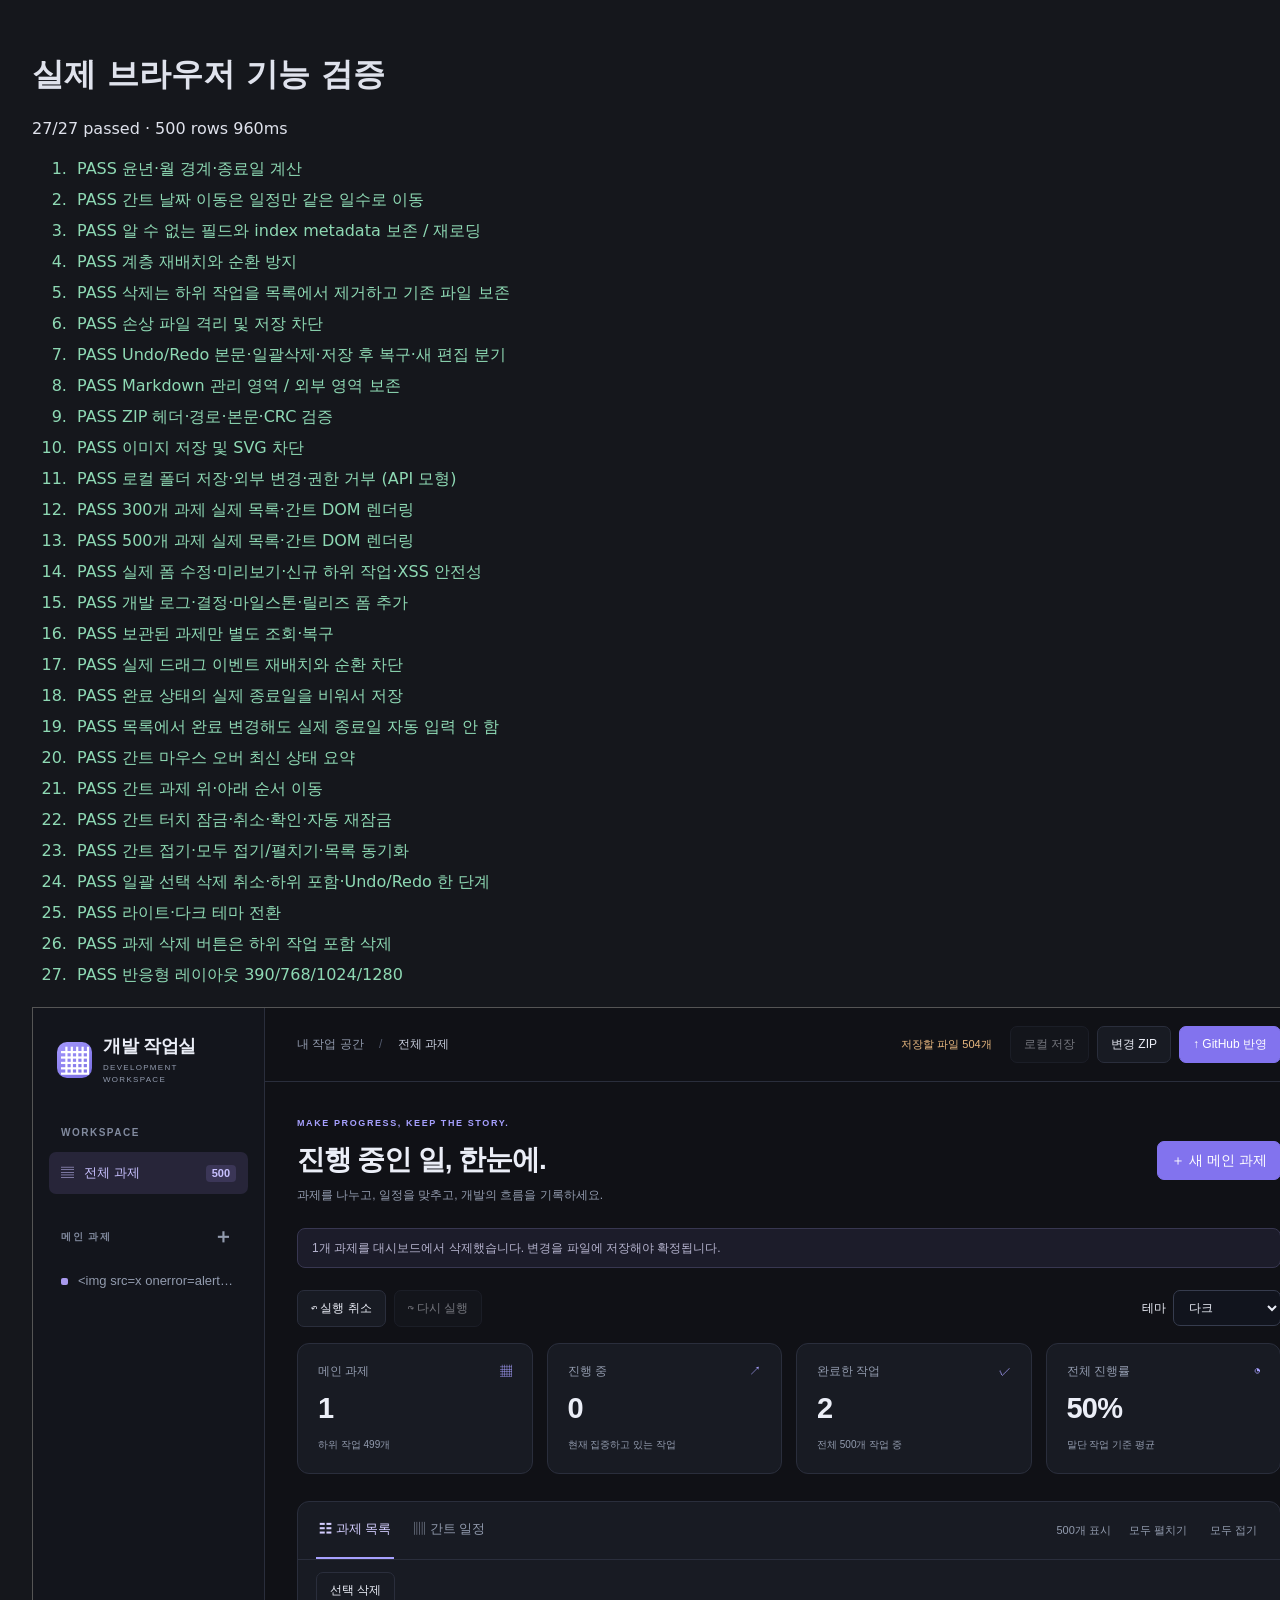
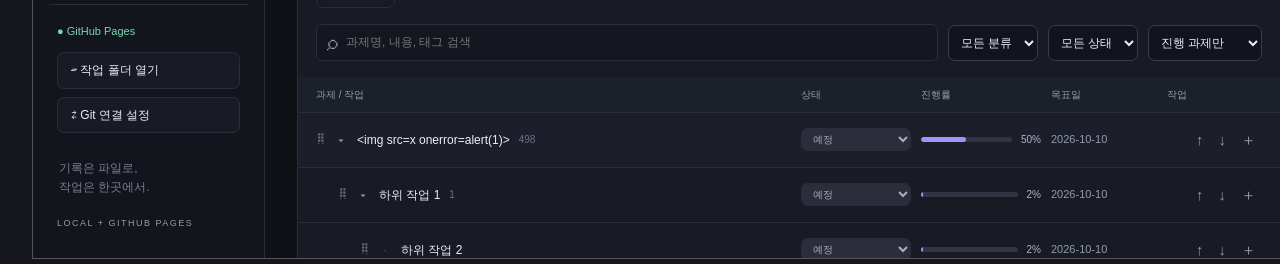
<file: tests/browser.html>
<!doctype html><html lang="ko"><meta charset="utf-8"><title>Dashboard validation</title>
<style>body{font:16px system-ui;background:#15171c;color:#dfe2ec;padding:24px}li{padding:5px}.pass{color:#8ed9b4}.fail{color:#ff9c9c}iframe{width:1280px;height:850px;border:1px solid #555}</style>
<h1>실제 브라우저 기능 검증</h1><p id="status">실행 중…</p><ol id="results"></ol><div id="frames"></div>
<script src="../web/assets/core.js"></script><script src="../web/assets/storage.js"></script><script src="browser.js"></script></html>
</file>
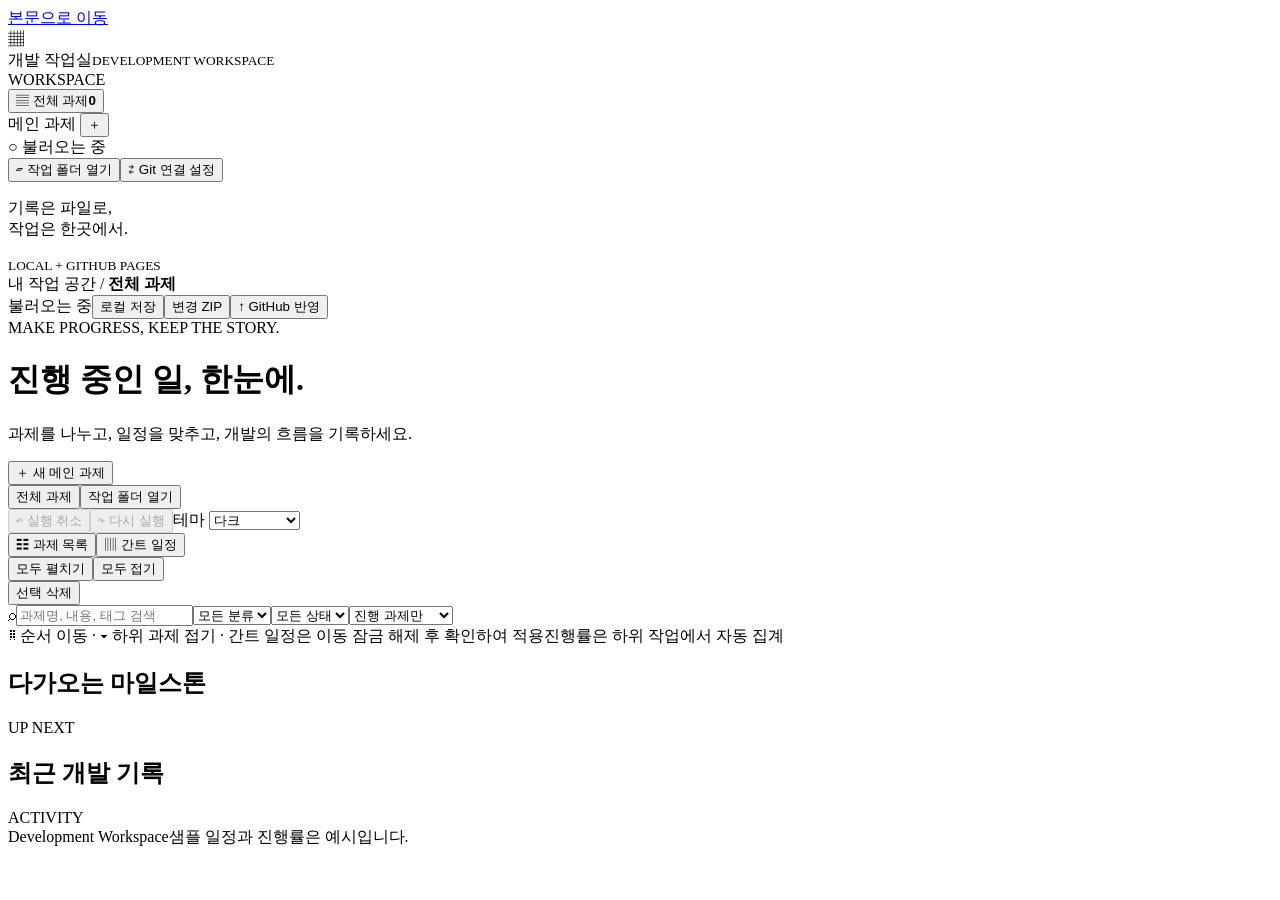
<file: web/app.template.html>
<!doctype html>
<html lang="ko">
<head>
  <meta charset="utf-8">
  <meta name="viewport" content="width=device-width, initial-scale=1">
  <meta name="color-scheme" content="dark light">
  <meta name="referrer" content="no-referrer">
  <link rel="icon" href="data:image/svg+xml,%3Csvg xmlns='http://www.w3.org/2000/svg' viewBox='0 0 40 40'%3E%3Crect width='40' height='40' rx='10' fill='%237c8cff'/%3E%3Cpath d='M10 12h8v8h-8zm12 0h8v8h-8zM10 24h8v5h-8zm12 0h8v5h-8z' fill='white'/%3E%3C/svg%3E">
  <title>개발 작업실 · Development Workspace</title>
  <style>/*__STYLES__*/</style>
</head>
<body>
  <a class="skip" href="#main">본문으로 이동</a>
  <aside class="sidebar">
    <div class="brand"><span class="brand-icon">▦</span><div>개발 작업실<small>DEVELOPMENT WORKSPACE</small></div></div>
    <div class="workspace-label">WORKSPACE</div>
    <button class="nav active" id="allTasks">▤ <span>전체 과제</span><b id="sidebarCount">0</b></button>
    <div class="workspace-label project-label">메인 과제 <button id="sidebarAdd" title="메인 과제 추가" aria-label="메인 과제 추가">＋</button></div>
    <nav id="projectNav" aria-label="메인 과제"></nav>
    <div class="sidebar-bottom"><div id="sourceBadge" class="source-badge">○ 불러오는 중</div><button id="folderButton">▱ 작업 폴더 열기</button><button id="helperButton">⇄ Git 연결 설정</button><p>기록은 파일로,<br>작업은 한곳에서.</p><small>LOCAL + GITHUB PAGES</small></div>
  </aside>
  <main id="main">
    <header class="topbar"><div class="breadcrumb">내 작업 공간 <span>/</span> <strong id="scopeTitle">전체 과제</strong></div><div class="header-actions"><span id="saveState">불러오는 중</span><button id="saveButton">로컬 저장</button><button id="exportButton">변경 ZIP</button><button id="publishButton" class="primary">↑ GitHub 반영</button></div></header>
    <div class="content">
      <div class="page-heading"><div><div class="eyebrow">MAKE PROGRESS, KEEP THE STORY.</div><h1 id="pageTitle">진행 중인 일, 한눈에.</h1><p>과제를 나누고, 일정을 맞추고, 개발의 흐름을 기록하세요.</p></div><button id="newTaskButton" class="primary">＋ 새 메인 과제</button></div>
      <div class="mobile-tools"><button id="mobileAllTasks">전체 과제</button><button id="mobileFolderButton">작업 폴더 열기</button></div>
      <div id="notice" class="notice" role="status" aria-live="polite"></div>
      <div class="edit-tools" aria-label="편집 도구"><button id="undoButton" disabled title="Ctrl+Z">↶ 실행 취소</button><button id="redoButton" disabled title="Ctrl+Shift+Z / Ctrl+Y">↷ 다시 실행</button><span class="spacer"></span><label>테마 <select id="themeSelect" aria-label="화면 테마"><option value="dark">다크</option><option value="light">라이트</option><option value="system">시스템 설정</option></select></label></div>
      <section id="kpis" class="kpis" aria-label="작업 요약"></section>
      <section class="work-panel">
        <div class="viewbar"><div class="views"><button id="treeView" aria-pressed="true" class="active">☷ 과제 목록</button><button id="ganttView" aria-pressed="false">▥ 간트 일정</button></div><div class="viewbar-right"><span id="resultCount"></span><button id="expandButton" class="subtle">모두 펼치기</button><button id="collapseButton" class="subtle">모두 접기</button></div></div>
        <div class="edit-tools panel-tools"><button id="bulkModeButton">선택 삭제</button><label id="selectAllLabel" hidden><input type="checkbox" id="selectAllTasks"> 표시된 과제 전체 선택</label><span id="selectionCount" hidden></span><button id="bulkDeleteButton" class="danger" hidden disabled>선택한 과제 삭제</button><button id="scheduleEditButton" aria-pressed="false" hidden>🔒 일정 이동 잠김</button></div>
        <div class="filterbar"><label class="search"><span>⌕</span><input id="search" type="search" placeholder="과제명, 내용, 태그 검색" aria-label="과제 검색"></label><select id="category" aria-label="분류 필터"><option value="all">모든 분류</option><option value="assigned">수명 업무</option><option value="personal">개인 개발</option><option value="project">프로젝트</option></select><select id="status" aria-label="상태 필터"><option value="all">모든 상태</option><option value="planned">예정</option><option value="in_progress">진행 중</option><option value="blocked">차단됨</option><option value="on_hold">보류</option><option value="completed">완료</option><option value="cancelled">취소</option></select><select id="archiveMode" aria-label="보관 과제 필터"><option value="active">진행 과제만</option><option value="archived">보관된 과제만</option><option value="all">전체 과제</option></select></div>
        <div id="tree" class="tree" aria-label="계층별 과제 목록"></div>
        <div id="gantt" class="gantt" aria-label="간트 일정" hidden></div>
        <div class="panel-footer"><span id="treeHint">⠿ 순서 이동 · ▾ 하위 과제 접기 · 간트 일정은 이동 잠금 해제 후 확인하여 적용</span><span>진행률은 하위 작업에서 자동 집계</span></div>
      </section>
      <section class="bottom-grid"><div class="small-panel"><div class="section-title"><h2>다가오는 마일스톤</h2><span>UP NEXT</span></div><div id="upcoming"></div></div><div class="small-panel"><div class="section-title"><h2>최근 개발 기록</h2><span>ACTIVITY</span></div><div id="activity"></div></div></section>
      <details id="errorsPanel" class="errors-panel" hidden><summary>불러오기 오류 · 정상 과제는 계속 조회할 수 있습니다</summary><ul id="errors"></ul></details>
      <footer class="page-footer"><span>Development Workspace</span><span>샘플 일정과 진행률은 예시입니다.</span></footer>
    </div>
  </main>
  <dialog id="taskDialog" aria-labelledby="taskTitle"><form id="taskForm">
    <div class="dialog-head"><div><span class="eyebrow" id="taskId"></span><h2 id="taskTitle">과제 편집</h2></div><button type="button" class="icon-button" id="closeTask" aria-label="과제 편집 닫기">×</button></div>
    <div id="taskTabs" class="tabs" role="tablist" aria-label="과제 편집 영역"><button type="button" data-tab="overview" role="tab" aria-selected="true">기본 정보</button><button type="button" data-tab="body" role="tab" aria-selected="false">상세 내용</button><button type="button" data-tab="logs" role="tab" aria-selected="false">개발 로그</button><button type="button" data-tab="decisions" role="tab" aria-selected="false">의사결정</button><button type="button" data-tab="milestones" role="tab" aria-selected="false">마일스톤</button><button type="button" data-tab="releases" role="tab" aria-selected="false">릴리즈</button><button type="button" data-tab="history" role="tab" aria-selected="false">변경 이력</button></div>
    <div id="taskFields" class="dialog-body"></div><p id="taskError" class="form-error" role="alert"></p>
    <div class="dialog-footer"><button type="button" id="addChild">＋ 하위 작업</button><button type="button" id="archiveTask" class="subtle">보관하기</button><button type="button" id="deleteTask" class="danger">삭제</button><span class="spacer"></span><span id="draftState" class="muted"></span><button type="submit" class="primary" id="applyTask">변경 적용</button></div>
  </form></dialog>
  <dialog id="connectionDialog" aria-labelledby="connectionTitle"><form id="connectionForm" class="connection-form"><div class="dialog-head"><h2 id="connectionTitle">로컬 Git 연결</h2><button type="button" class="icon-button" data-close="connectionDialog" aria-label="연결 설정 닫기">×</button></div><p>저장소의 <strong>Start-GitHub-Sync.cmd</strong>를 한 번 실행한 뒤, 표시된 연결 코드를 입력하세요. Git 인증은 PC의 기존 설정을 사용합니다.</p><label>포트<input id="helperPort" type="number" value="8765" min="1024" max="65535" required></label><label>이번 실행의 연결 코드<input id="helperToken" type="password" autocomplete="off" required></label><p class="muted">연결 코드는 현재 탭에서만 사용합니다. 연결 시 해당 저장소의 최신 파일을 불러옵니다.</p><p id="connectionError" class="form-error" role="alert"></p><div class="dialog-footer"><button type="submit" class="primary">연결하고 데이터 열기</button></div></form></dialog>
  <dialog id="publishDialog" aria-labelledby="publishTitle"><form id="publishForm"><div class="dialog-head"><div><span class="eyebrow">SAVE → COMMIT → PUSH</span><h2 id="publishTitle">GitHub에 변경 반영</h2></div><button type="button" class="icon-button" data-close="publishDialog" aria-label="GitHub 반영 닫기">×</button></div><div class="dialog-body"><p id="gitTarget"></p><label class="form-field">커밋 메시지<input id="commitMessage" minlength="3" maxlength="120" required value="docs: update development tasks"></label><ul id="publishFiles" class="file-list"></ul><details open><summary>변경 내용 확인</summary><pre id="gitDiff"></pre></details><p id="publishResult" role="status"></p></div><div class="dialog-footer"><button id="confirmPublish" type="submit" class="primary">저장 · 커밋 · 푸시</button></div></form></dialog>
  <script id="bootstrap" type="application/json">/*__BOOTSTRAP__*/</script>
  <script>window.DHD_CONFIG = /*__CONFIG__*/;</script>
  <script>/*__CORE__*/</script><script>/*__STORAGE__*/</script><script>/*__APP__*/</script>
</body>
</html>
</file>
